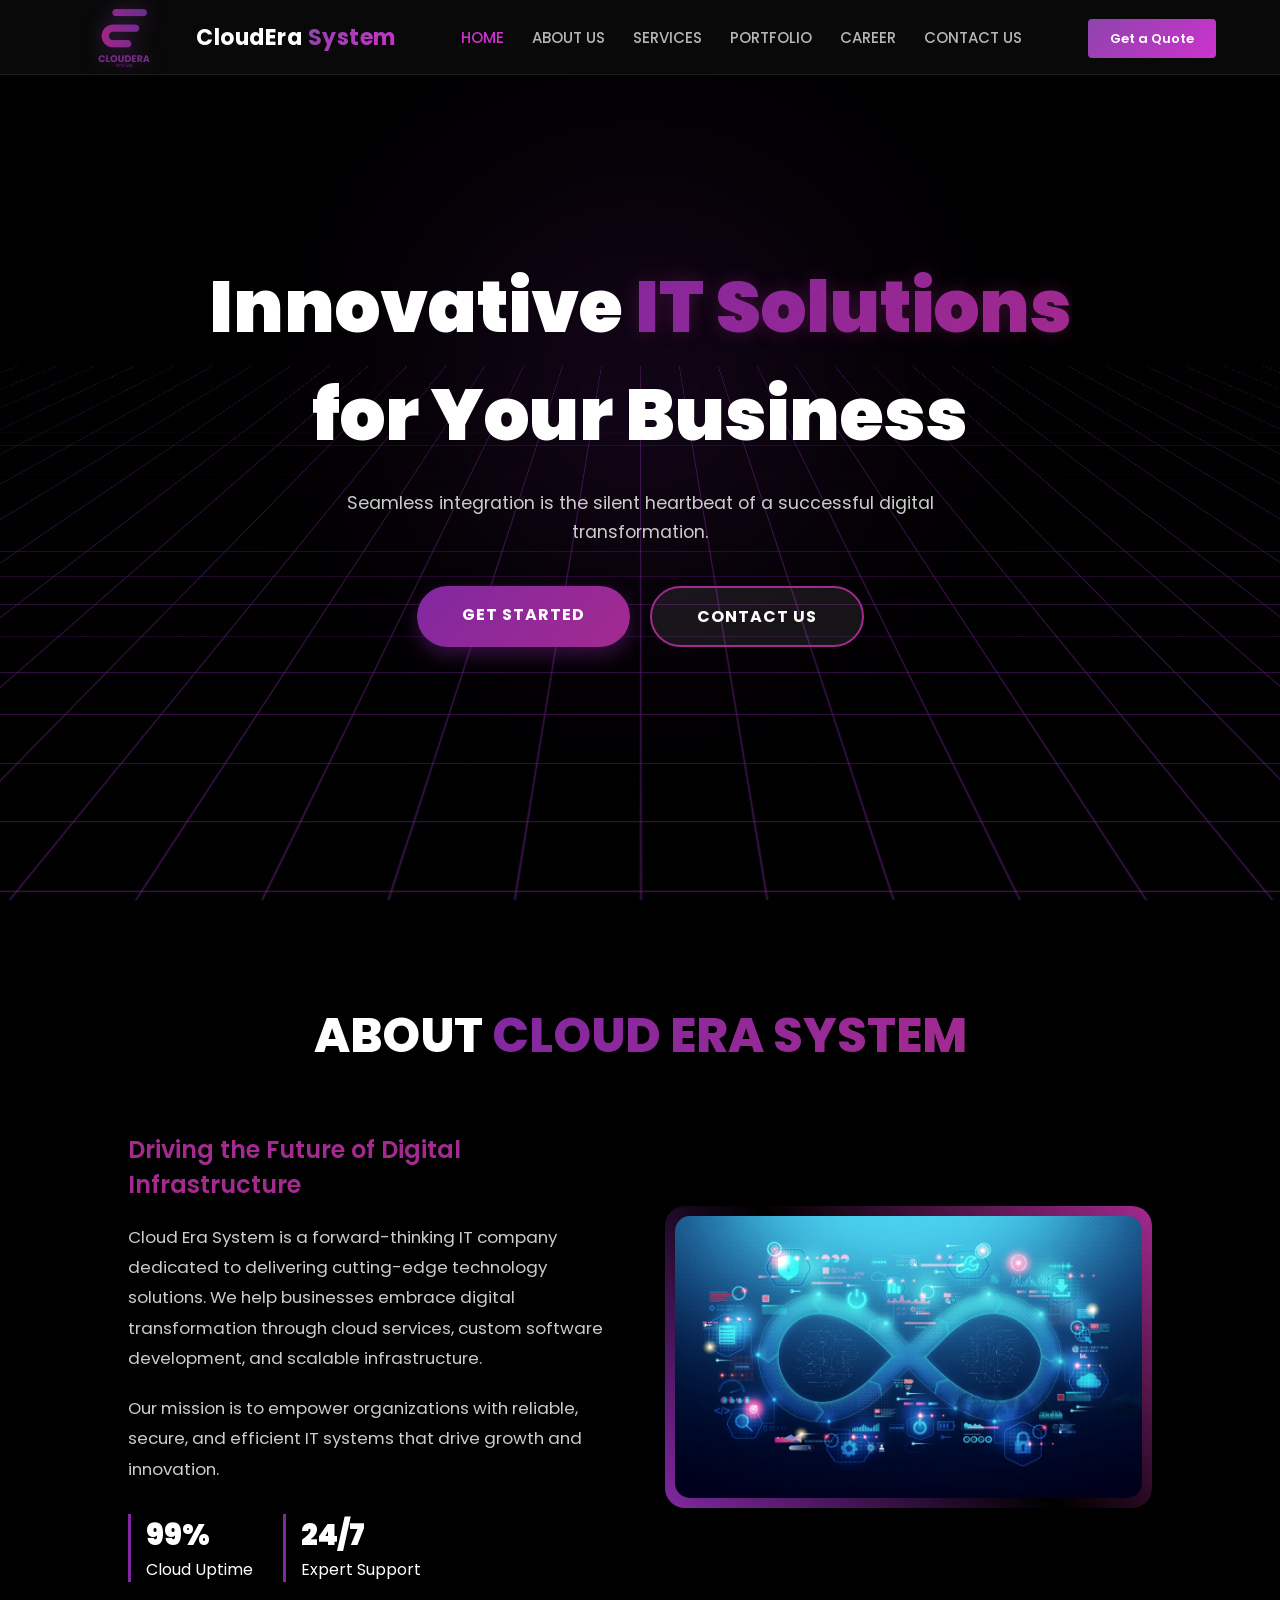
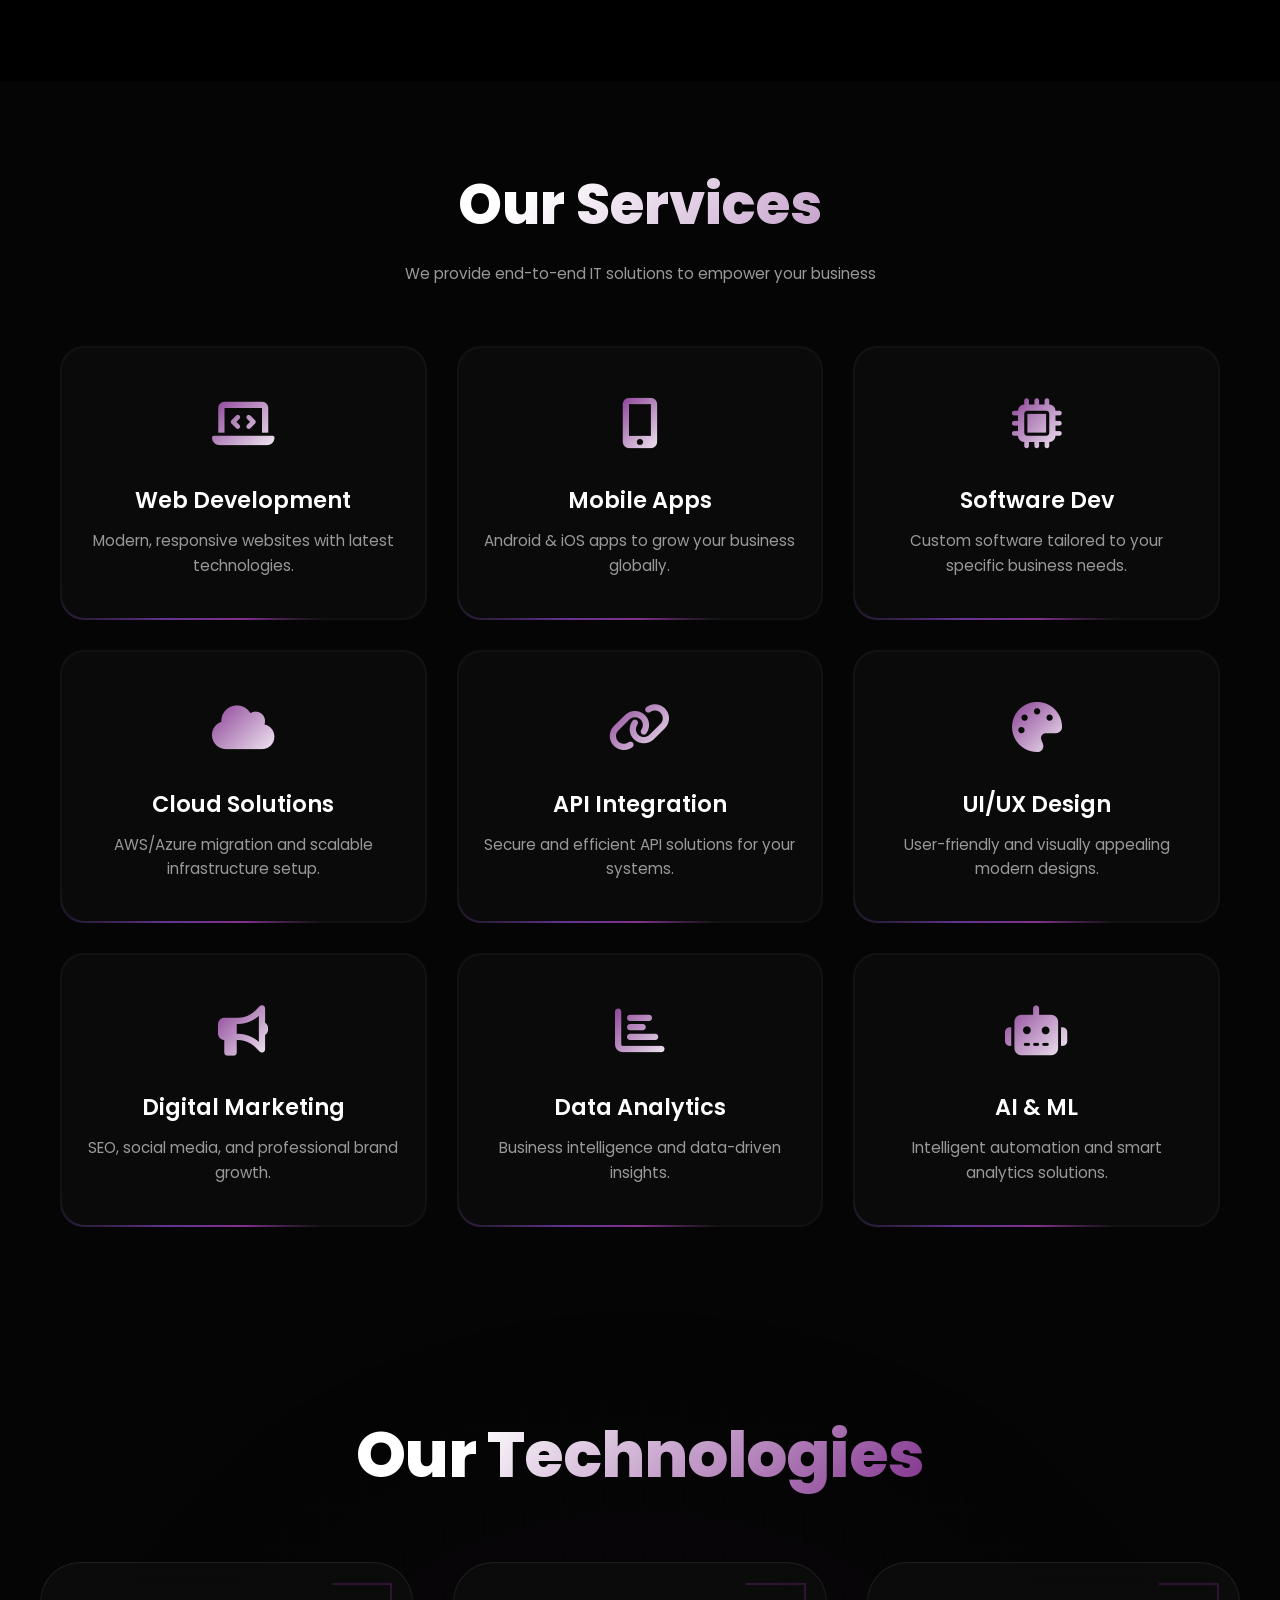
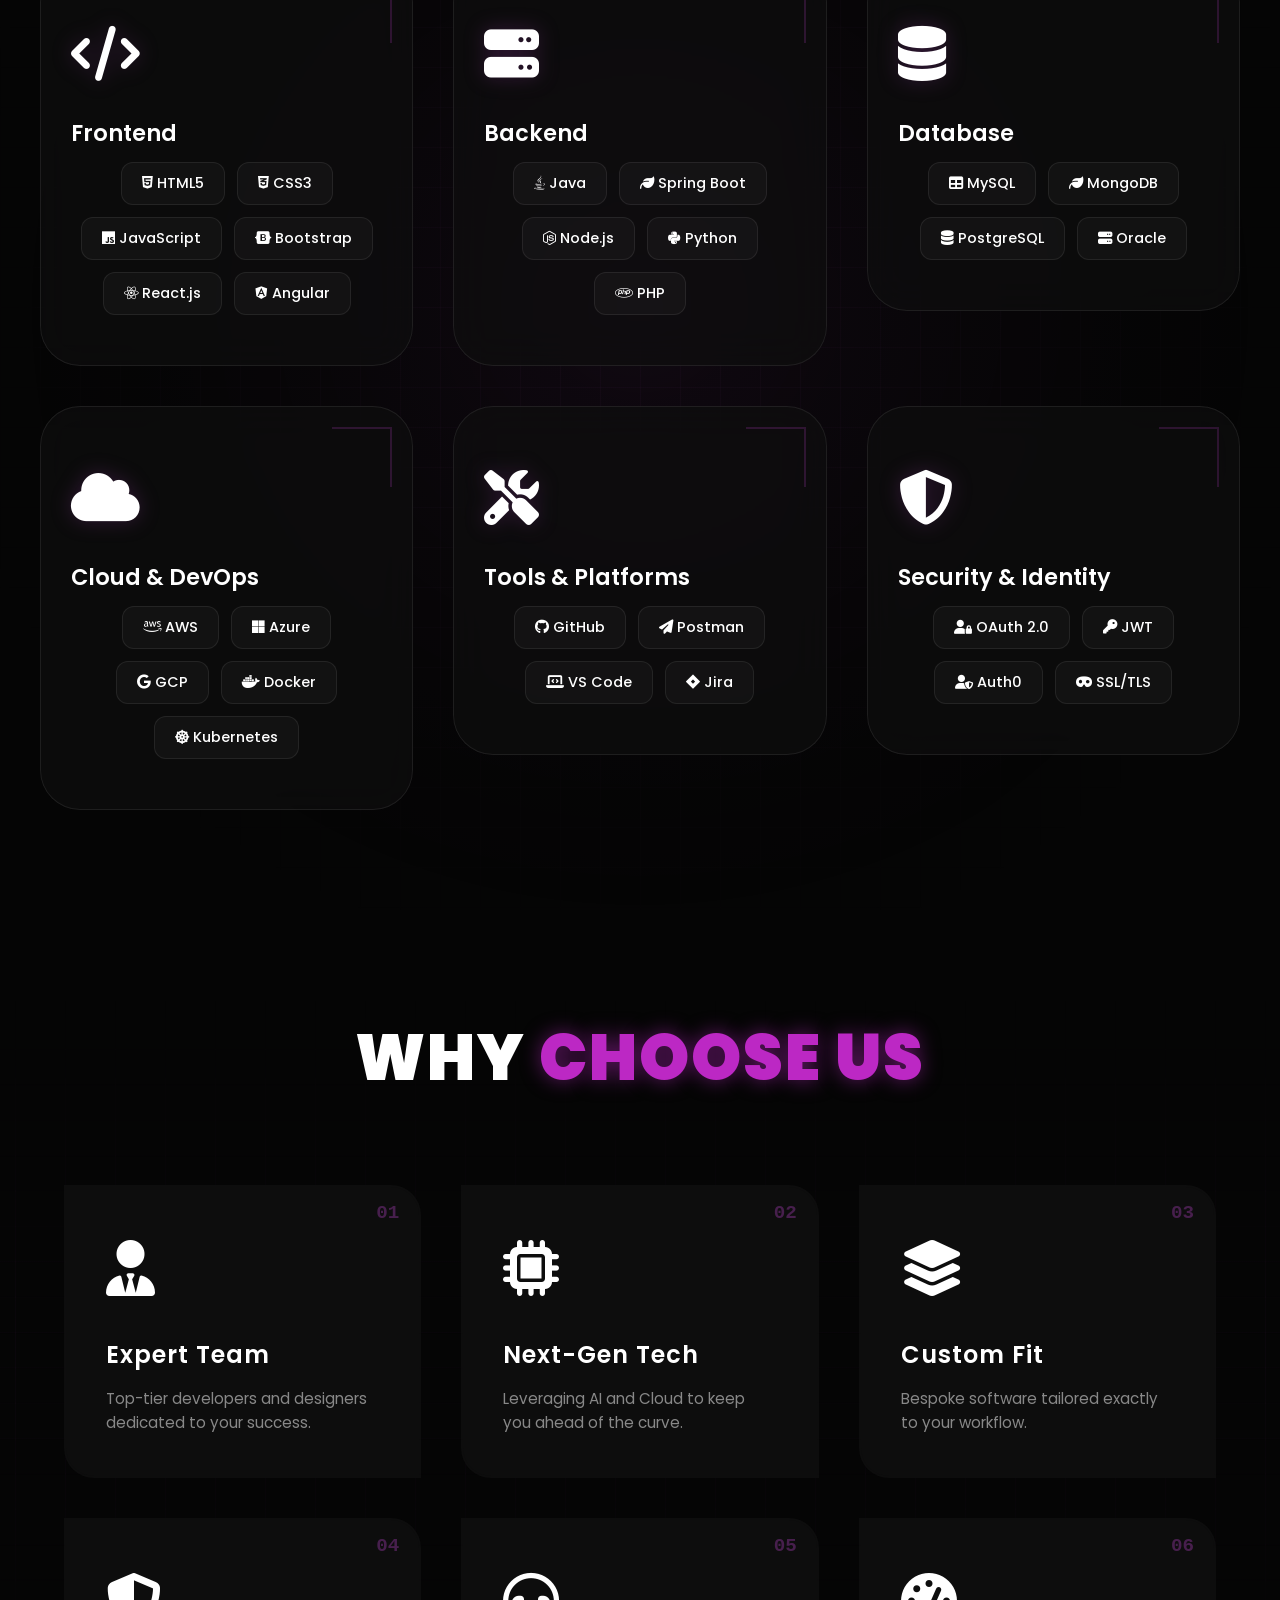
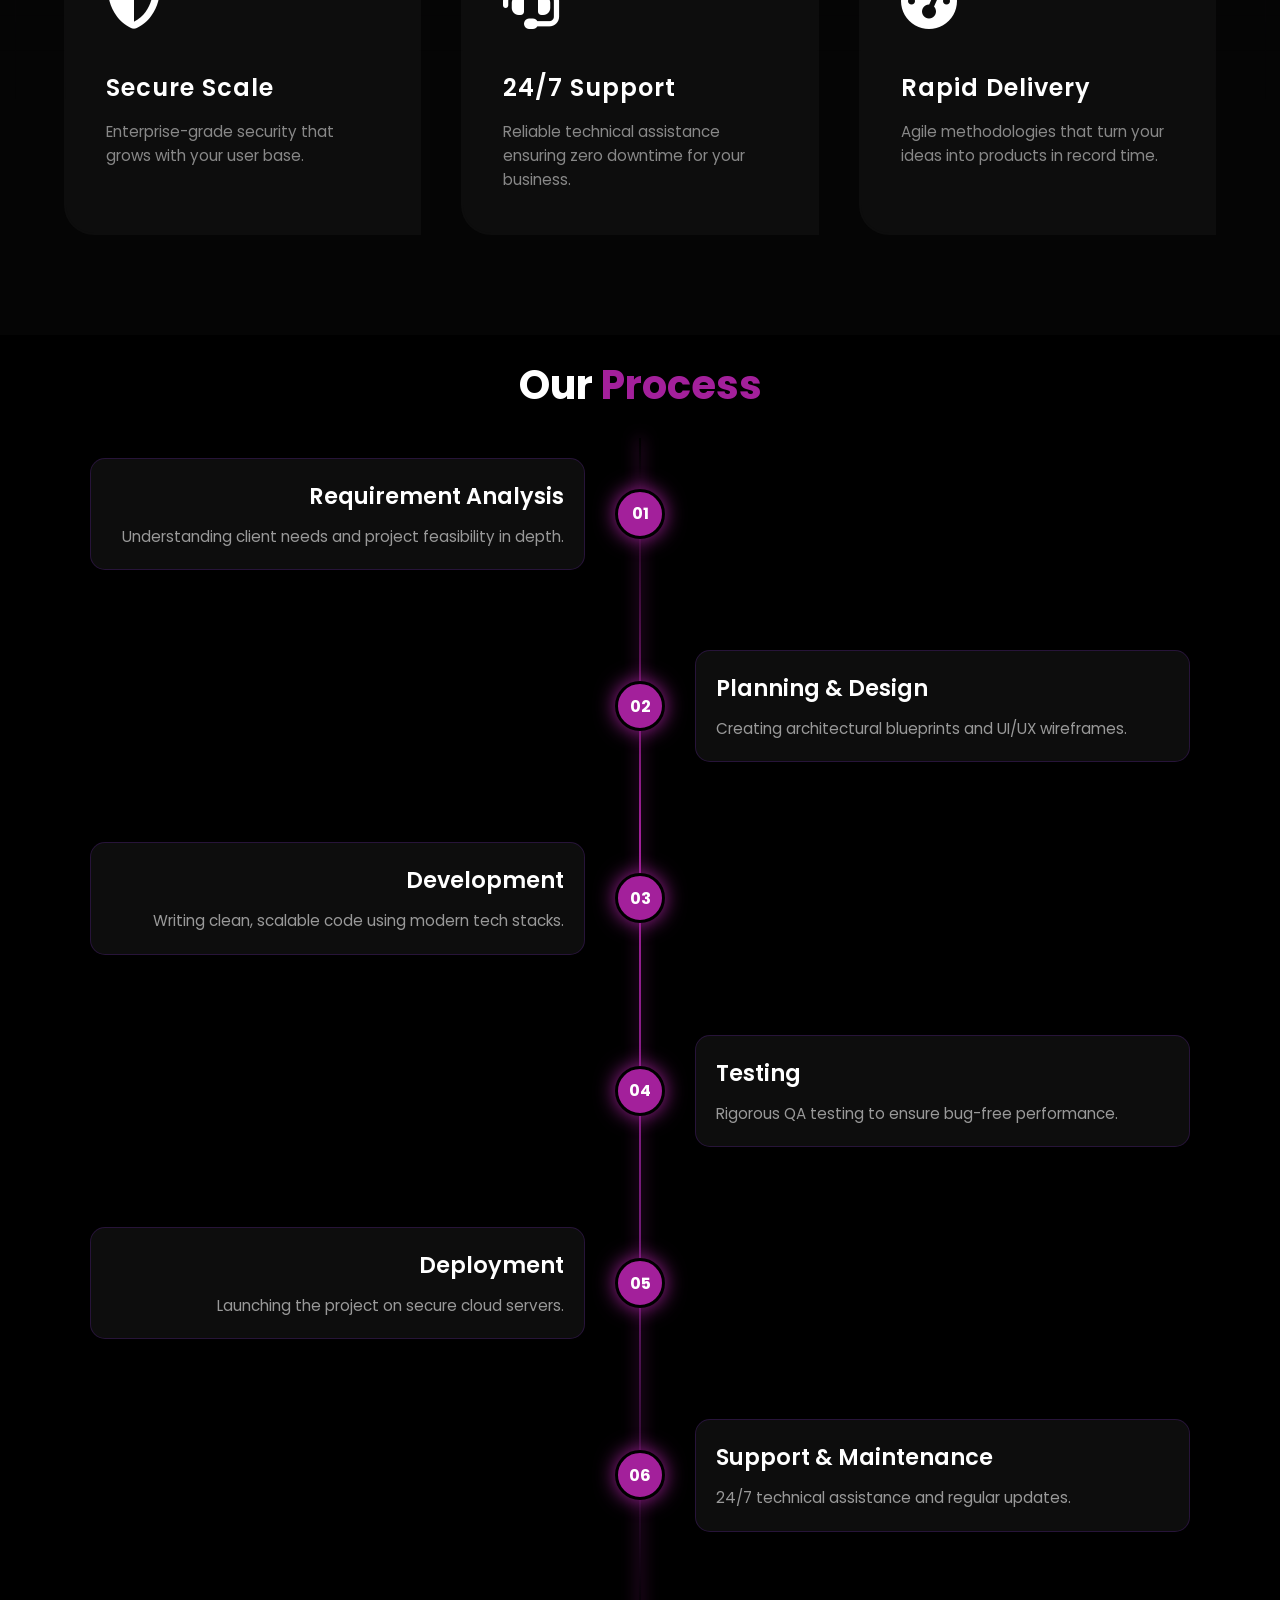
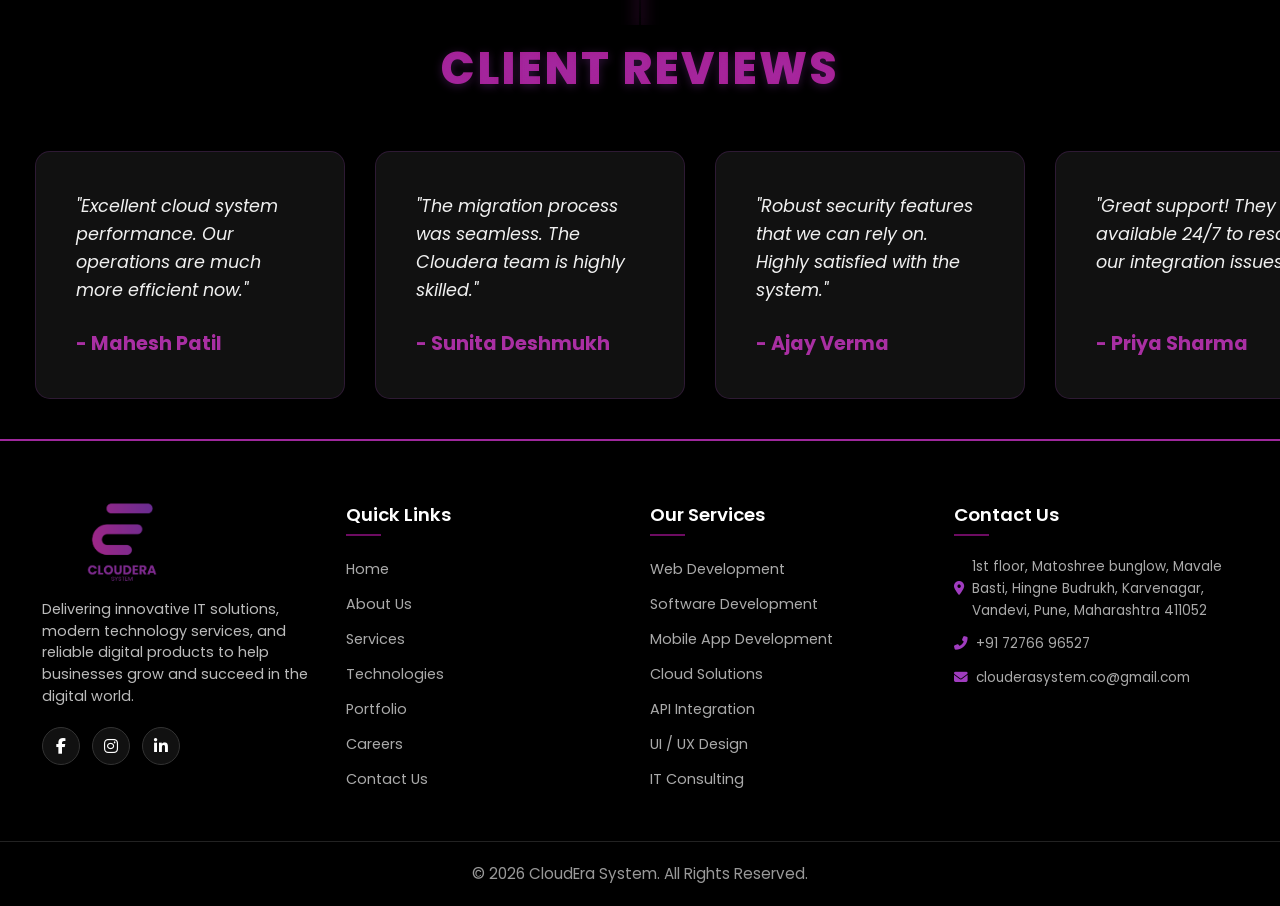
<file: index.html>
<!DOCTYPE html>
<html lang="en">

<head>
    <meta charset="UTF-8">
    <meta name="viewport" content="width=device-width, initial-scale=1.0">
    <title>CloudEra System | Premium IT Solutions</title>
    <link rel="stylesheet" href="index.css">
    <link rel="stylesheet" href="https://cdnjs.cloudflare.com/ajax/libs/font-awesome/6.5.1/css/all.min.css">
    <link href="https://fonts.googleapis.com/css2?family=Poppins:wght@300;400;500;600;700&display=swap"
        rel="stylesheet">
</head>

<body>
    <nav class="top-navbar" id="topNav">
        <div class="container">
            <div class="logo-box">
                <img src="Images/logo.png" alt="CloudEra Logo" class="main-logo">
                <span class="brand-name">CloudEra <span class="purple-txt">System</span></span>
            </div>
            <ul class="desktop-links">
                <li><a href="index.html">Home</a></li>
                <li><a href="about.html">About Us</a></li>
                <li><a href="services.html">Services</a></li>
                <li><a href="portfolio.html">Portfolio</a></li>
                <li><a href="career.html">Career</a></li>
                <li><a href="contact.html">Contact Us</a></li>
            </ul>
            <div class="nav-right">
                <a href="#" class="quote-btn">Get a Quote</a>
            </div>
        </div>
    </nav>

    <div class="floating-trigger" id="scrollToggle">
        <div class="hamburger">
            <span></span>
            <span></span>
            <span></span>
        </div>
    </div>

    <div class="side-drawer" id="sideMenu">
        <div class="drawer-header">
            <div class="drawer-logo-box">
                <img src="Images/logo.png" alt="Logo" class="sidebar-logo">
                <div class="drawer-brand">
                    <span class="name">CloudEra</span>
                    <span class="sub-name">System</span>
                </div>
            </div>
            <div class="close-btn" id="closeMenu">&times;</div>
        </div>

        <ul class="drawer-links">
            <li><a href="index.html">Home</a></li>
            <li><a href="about.html">About Us</a></li>
            <li><a href="services.html">Services</a></li>
            <li><a href="portfolio.html">Portfolio</a></li>
            <li><a href="career.html">Career</a></li>
            <li><a href="contact.html">Contact Us</a></li>
        </ul>

        <div class="drawer-footer">
            <a href="#" class="quote-btn sidebar-btn">Get a Free Quote</a>
        </div>
    </div>

    <!-- =====================
Hero Section
===================== -->

    <section class="hero-3d-wrapper">
        <div class="grid-3d-base"></div>
        <div class="glow-orb"></div>

        <div class="content-container">
            <div class="hero-main-box">
                <h1 class="typing-header">
                    Innovative <span class="cyan-gradient">IT Solutions</span><br>
                    for Your Business
                </h1>

                <p class="hero-subtext">
                    Seamless integration is the silent heartbeat of a successful digital transformation.
                </p>

                <div class="button-group-3d">
                    <a href="about.html" class="btn-3d btn-primary">Get Started</a>
                    <a href="contact.html" class="btn-3d btn-glass">Contact Us</a>
                </div>
            </div>
        </div>
    </section>

    <!--=====================
Hero Section
===================== -->

    <!-- =====================
about-section
===================== -->

    <section class="about-container section-padding" id="about">
        <div class="about-header">
            <h2 class="about-title">About <span class="purple-gradient">Cloud Era System</span></h2>
        </div>

        <div class="about-content-wrapper">
            <div class="about-text-column animate-left">
                <h3 class="sub-heading">Driving the Future of Digital Infrastructure</h3>
                <p class="about-description">
                    Cloud Era System is a forward-thinking IT company dedicated to delivering cutting-edge technology
                    solutions.
                    We help businesses embrace digital transformation through cloud services, custom software
                    development,
                    and scalable infrastructure.
                </p>
                <p class="about-description">
                    Our mission is to empower organizations with reliable, secure, and efficient IT systems that drive
                    growth and innovation.
                </p>

                <div class="stats-grid">
                    <div class="stat-item">
                        <span class="stat-number">99%</span>
                        <span class="stat-label">Cloud Uptime</span>
                    </div>
                    <div class="stat-item">
                        <span class="stat-number">24/7</span>
                        <span class="stat-label">Expert Support</span>
                    </div>
                </div>
            </div>

            <div class="about-visual-column animate-right">
                <div class="image-border-glow">
                    <img src="Images/about-home.jpeg" alt="Digital Technology" class="about-img">
                </div>
            </div>
        </div>
    </section>
    <!-- =====================
about-section
===================== -->

    <!-- =====================
services-section
===================== -->

    <section class="services-area">
        <div class="services-container">
            <div class="services-header" data-aos="fade-down">
                <h2 class="title">Our Services</h2>
                <p class="subtitle">We provide end-to-end IT solutions to empower your business</p>
            </div>

            <div class="services-grid">
                <div class="service-item" data-aos="fade-up" data-tilt data-tilt-max="15" data-tilt-speed="400"
                    data-tilt-glare="true" data-tilt-max-glare="0.3">
                    <div class="service-card-inner">
                        <div class="icon"><i class="fas fa-laptop-code"></i></div>
                        <h3>Web Development</h3>
                        <p>Modern, responsive websites with latest technologies.</p>
                        <div class="card-glow"></div>
                    </div>
                </div>

                <div class="service-item" data-aos="fade-up" data-aos-delay="100" data-tilt data-tilt-max="15">
                    <div class="service-card-inner">
                        <div class="icon"><i class="fas fa-mobile-alt"></i></div>
                        <h3>Mobile Apps</h3>
                        <p>Android & iOS apps to grow your business globally.</p>
                        <div class="card-glow"></div>
                    </div>
                </div>

                <div class="service-item" data-aos="fade-up" data-aos-delay="200" data-tilt data-tilt-max="15">
                    <div class="service-card-inner">
                        <div class="icon"><i class="fas fa-microchip"></i></div>
                        <h3>Software Dev</h3>
                        <p>Custom software tailored to your specific business needs.</p>
                        <div class="card-glow"></div>
                    </div>
                </div>

                <div class="service-item" data-aos="fade-up" data-tilt data-tilt-max="15">
                    <div class="service-card-inner">
                        <div class="icon"><i class="fas fa-cloud"></i></div>
                        <h3>Cloud Solutions</h3>
                        <p>AWS/Azure migration and scalable infrastructure setup.</p>
                        <div class="card-glow"></div>
                    </div>
                </div>

                <div class="service-item" data-aos="fade-up" data-aos-delay="100" data-tilt data-tilt-max="15">
                    <div class="service-card-inner">
                        <div class="icon"><i class="fas fa-link"></i></div>
                        <h3>API Integration</h3>
                        <p>Secure and efficient API solutions for your systems.</p>
                        <div class="card-glow"></div>
                    </div>
                </div>

                <div class="service-item" data-aos="fade-up" data-aos-delay="200" data-tilt data-tilt-max="15">
                    <div class="service-card-inner">
                        <div class="icon"><i class="fas fa-palette"></i></div>
                        <h3>UI/UX Design</h3>
                        <p>User-friendly and visually appealing modern designs.</p>
                        <div class="card-glow"></div>
                    </div>
                </div>

                <div class="service-item" data-aos="fade-up" data-tilt data-tilt-max="15">
                    <div class="service-card-inner">
                        <div class="icon"><i class="fas fa-bullhorn"></i></div>
                        <h3>Digital Marketing</h3>
                        <p>SEO, social media, and professional brand growth.</p>
                        <div class="card-glow"></div>
                    </div>
                </div>

                <div class="service-item" data-aos="fade-up" data-aos-delay="100" data-tilt data-tilt-max="15">
                    <div class="service-card-inner">
                        <div class="icon"><i class="fas fa-chart-bar"></i></div>
                        <h3>Data Analytics</h3>
                        <p>Business intelligence and data-driven insights.</p>
                        <div class="card-glow"></div>
                    </div>
                </div>

                <div class="service-item" data-aos="fade-up" data-aos-delay="200" data-tilt data-tilt-max="15">
                    <div class="service-card-inner">
                        <div class="icon"><i class="fas fa-robot"></i></div>
                        <h3>AI & ML</h3>
                        <p>Intelligent automation and smart analytics solutions.</p>
                        <div class="card-glow"></div>
                    </div>
                </div>
            </div>
        </div>
    </section>

    <!-- =====================
services-section
===================== -->

    <!-- =====================
tech-section
===================== -->

    <section class="tech-section">
        <div class="tech-bg-grid"></div>

        <div class="tech-container">
            <div class="tech-header" data-aos="fade-down">
                <h2 class="title">Our <span>Technologies</span></h2>
                <!-- <p class="subtitle">Modern architecture for high-performance applications.</p> -->
            </div>

            <div class="tech-grid">
                <div class="tech-card" data-aos="fade-up" data-tilt>
                    <div class="card-inner">
                        <div class="circuit-path"></div>
                        <div class="category-icon"><i class="fas fa-code"></i></div>
                        <h3>Frontend</h3>
                        <div class="tech-badges">
                            <span><i class="fab fa-html5"></i> HTML5</span>
                            <span><i class="fab fa-css3-alt"></i> CSS3</span>
                            <span><i class="fab fa-js"></i> JavaScript</span>
                            <span><i class="fab fa-bootstrap"></i> Bootstrap</span>
                            <span><i class="fab fa-react"></i> React.js</span>
                            <span><i class="fab fa-angular"></i> Angular</span>
                        </div>
                    </div>
                </div>

                <div class="tech-card" data-aos="fade-up" data-aos-delay="100" data-tilt>
                    <div class="card-inner">
                        <div class="circuit-path"></div>
                        <div class="category-icon"><i class="fas fa-server"></i></div>
                        <h3>Backend</h3>
                        <div class="tech-badges">
                            <span><i class="fab fa-java"></i> Java</span>
                            <span><i class="fas fa-leaf"></i> Spring Boot</span>
                            <span><i class="fab fa-node-js"></i> Node.js</span>
                            <span><i class="fab fa-python"></i> Python</span>
                            <span><i class="fab fa-php"></i> PHP</span>
                        </div>
                    </div>
                </div>

                <div class="tech-card" data-aos="fade-up" data-aos-delay="200" data-tilt>
                    <div class="card-inner">
                        <div class="circuit-path"></div>
                        <div class="category-icon"><i class="fas fa-database"></i></div>
                        <h3>Database</h3>
                        <div class="tech-badges">
                            <span><i class="fas fa-table"></i> MySQL</span>
                            <span><i class="fas fa-leaf"></i> MongoDB</span>
                            <span><i class="fas fa-database"></i> PostgreSQL</span>
                            <span><i class="fas fa-server"></i> Oracle</span>
                        </div>
                    </div>
                </div>

                <div class="tech-card" data-aos="fade-up" data-tilt>
                    <div class="card-inner">
                        <div class="circuit-path"></div>
                        <div class="category-icon"><i class="fas fa-cloud"></i></div>
                        <h3>Cloud & DevOps</h3>
                        <div class="tech-badges">
                            <span><i class="fab fa-aws"></i> AWS</span>
                            <span><i class="fab fa-microsoft"></i> Azure</span>
                            <span><i class="fab fa-google"></i> GCP</span>
                            <span><i class="fab fa-docker"></i> Docker</span>
                            <span><i class="fas fa-dharmachakra"></i> Kubernetes</span>
                        </div>
                    </div>
                </div>

                <div class="tech-card" data-aos="fade-up" data-aos-delay="100" data-tilt>
                    <div class="card-inner">
                        <div class="circuit-path"></div>
                        <div class="category-icon"><i class="fas fa-tools"></i></div>
                        <h3>Tools & Platforms</h3>
                        <div class="tech-badges">
                            <span><i class="fab fa-github"></i> GitHub</span>
                            <span><i class="fas fa-paper-plane"></i> Postman</span>
                            <span><i class="fas fa-laptop-code"></i> VS Code</span>
                            <span><i class="fab fa-jira"></i> Jira</span>
                        </div>
                    </div>
                </div>

                <div class="tech-card" data-aos="fade-up" data-aos-delay="300" data-tilt>
                    <div class="card-inner">
                        <div class="circuit-path"></div>
                        <div class="category-icon"><i class="fas fa-shield-halved"></i></div>
                        <h3>Security & Identity</h3>
                        <div class="tech-badges">
                            <span><i class="fas fa-user-lock"></i> OAuth 2.0</span>
                            <span><i class="fas fa-key"></i> JWT</span>
                            <span><i class="fas fa-user-shield"></i> Auth0</span>
                            <span><i class="fas fa-mask"></i> SSL/TLS </span>
                        </div>
                    </div>
                </div>

            </div>
        </div>
    </section>

    <!-- =====================
tech-section
===================== -->

    <!-- ====================
why-choose-us
==================== -->

    <section class="cyber-section">
        <div class="cyber-grid-bg"></div>

        <div class="cyber-container">
            <div class="cyber-header" data-aos="fade-down">
                <h2 class="cyber-title">Why <span>Choose Us</span></h2>
            </div>

            <div class="cyber-flex-grid">
                <div class="cyber-card" data-aos="fade-right">
                    <div class="cyber-border-beam"></div>
                    <div class="cyber-inner">
                        <div class="cyber-badge">01</div>
                        <div class="cyber-icon"><i class="fa-solid fa-user-tie"></i></div>
                        <h3>Expert Team</h3>
                        <p>Top-tier developers and designers dedicated to your success.</p>
                    </div>
                </div>

                <div class="cyber-card" data-aos="fade-up">
                    <div class="cyber-border-beam"></div>
                    <div class="cyber-inner">
                        <div class="cyber-badge">02</div>
                        <div class="cyber-icon"><i class="fa-solid fa-microchip"></i></div>
                        <h3>Next-Gen Tech</h3>
                        <p>Leveraging AI and Cloud to keep you ahead of the curve.</p>
                    </div>
                </div>

                <div class="cyber-card" data-aos="fade-left">
                    <div class="cyber-border-beam"></div>
                    <div class="cyber-inner">
                        <div class="cyber-badge">03</div>
                        <div class="cyber-icon"><i class="fa-solid fa-layer-group"></i></div>
                        <h3>Custom Fit</h3>
                        <p>Bespoke software tailored exactly to your workflow.</p>
                    </div>
                </div>

                <div class="cyber-card" data-aos="fade-right">
                    <div class="cyber-border-beam"></div>
                    <div class="cyber-inner">
                        <div class="cyber-badge">04</div>
                        <div class="cyber-icon"><i class="fa-solid fa-shield-halved"></i></div>
                        <h3>Secure Scale</h3>
                        <p>Enterprise-grade security that grows with your user base.</p>
                    </div>
                </div>

                <div class="cyber-card" data-aos="fade-up">
                    <div class="cyber-border-beam"></div>
                    <div class="cyber-inner">
                        <div class="cyber-badge">05</div>
                        <div class="cyber-icon"><i class="fa-solid fa-headset"></i></div>
                        <h3>24/7 Support</h3>
                        <p>Reliable technical assistance ensuring zero downtime for your business.</p>
                    </div>
                </div>

                <div class="cyber-card" data-aos="fade-left">
                    <div class="cyber-border-beam"></div>
                    <div class="cyber-inner">
                        <div class="cyber-badge">06</div>
                        <div class="cyber-icon"><i class="fa-solid fa-gauge-high"></i></div>
                        <h3>Rapid Delivery</h3>
                        <p>Agile methodologies that turn your ideas into products in record time.</p>
                    </div>
                </div>
            </div>
        </div>
    </section>

    <!-- ====================
why-choose-us
==================== -->

    <!-- ====================
Our Process
==================== -->

    <section class="process-section">
        <div class="process-bg-glow"></div>
        <div class="process-container">
            <h2 class="process-header">Our <span>Process</span></h2>

            <div class="pipeline-container">
                <div class="central-pipeline"></div>

                <div class="process-node left">
                    <div class="node-icon">01</div>
                    <div class="node-content">
                        <h3>Requirement Analysis</h3>
                        <p>Understanding client needs and project feasibility in depth.</p>
                    </div>
                </div>

                <div class="process-node right">
                    <div class="node-icon">02</div>
                    <div class="node-content">
                        <h3>Planning & Design</h3>
                        <p>Creating architectural blueprints and UI/UX wireframes.</p>
                    </div>
                </div>

                <div class="process-node left">
                    <div class="node-icon">03</div>
                    <div class="node-content">
                        <h3>Development</h3>
                        <p>Writing clean, scalable code using modern tech stacks.</p>
                    </div>
                </div>

                <div class="process-node right">
                    <div class="node-icon">04</div>
                    <div class="node-content">
                        <h3>Testing</h3>
                        <p>Rigorous QA testing to ensure bug-free performance.</p>
                    </div>
                </div>

                <div class="process-node left">
                    <div class="node-icon">05</div>
                    <div class="node-content">
                        <h3>Deployment</h3>
                        <p>Launching the project on secure cloud servers.</p>
                    </div>
                </div>

                <div class="process-node right">
                    <div class="node-icon">06</div>
                    <div class="node-content">
                        <h3>Support & Maintenance</h3>
                        <p>24/7 technical assistance and regular updates.</p>
                    </div>
                </div>
            </div>
        </div>
    </section>

    <!-- ====================
Our Process
==================== -->

    <!-- ====================
client Reviews
==================== -->

    <section class="review-section">

        <h1 class="main-heading">Client Reviews</h1>

        <div class="slider-container">
            <div class="slide-track">

                <div class="review-card">
                    <div class="card-content">
                        <p class="review-text">"Excellent cloud system performance. Our operations are much more
                            efficient now."</p>
                        <h4 class="client-name">- Mahesh Patil</h4>
                        <!-- <div class="client-title">CTO, Tech Solutions</div> -->
                    </div>
                </div>

                <div class="review-card">
                    <div class="card-content">
                        <p class="review-text">"The migration process was seamless. The Cloudera team is highly
                            skilled."</p>
                        <h4 class="client-name">- Sunita Deshmukh</h4>
                        <!-- <div class="client-title">Head of IT, DataCorp</div> -->
                    </div>
                </div>

                <div class="review-card">
                    <div class="card-content">
                        <p class="review-text">"Robust security features that we can rely on. Highly satisfied with the
                            system."</p>
                        <h4 class="client-name">- Ajay Verma</h4>
                        <!-- <div class="client-title">Founder, StartUp Hub</div> -->
                    </div>
                </div>

                <div class="review-card">
                    <div class="card-content">
                        <p class="review-text">"Great support! They were available 24/7 to resolve our integration
                            issues."</p>
                        <h4 class="client-name">- Priya Sharma</h4>
                        <!-- <div class="client-title">Project Manager, InfraWorks</div> -->
                    </div>
                </div>

                <div class="review-card">
                    <div class="card-content">
                        <p class="review-text">"Excellent cloud system performance. Our operations are much more
                            efficient now."</p>
                        <h4 class="client-name">- Mahesh Patil</h4>
                        <!-- <div class="client-title">CTO, Tech Solutions</div> -->
                    </div>
                </div>

                <div class="review-card">
                    <div class="card-content">
                        <p class="review-text">"The migration process was seamless. The Cloudera team is highly
                            skilled."</p>
                        <h4 class="client-name">- Sunita Deshmukh</h4>
                        <!-- <div class="client-title">Head of IT, DataCorp</div> -->
                    </div>
                </div>

                <div class="review-card">
                    <div class="card-content">
                        <p class="review-text">"Robust security features that we can rely on. Highly satisfied with the
                            system."</p>
                        <h4 class="client-name">- Ajay Verma</h4>
                        <!-- <div class="client-title">Founder, StartUp Hub</div> -->
                    </div>
                </div>

                <div class="review-card">
                    <div class="card-content">
                        <p class="review-text">"Great support! They were available 24/7 to resolve our integration
                            issues."</p>
                        <h4 class="client-name">- Priya Sharma</h4>
                        <!-- <div class="client-title">Project Manager, InfraWorks</div> -->
                    </div>
                </div>

            </div>
        </div>

    </section>

    <!-- ====================
client Reviews
====================  -->

    <!-- =====================
footer
===================== -->
    <link rel="stylesheet" href="https://cdnjs.cloudflare.com/ajax/libs/font-awesome/6.5.1/css/all.min.css">

    <footer class="main-footer">
        <div class="footer-container">

            <div class="footer-col">
                <div class="footer-logo">
                    <img src="Images/logo.png" alt="CloudEra Logo" class="logo-img">
                </div>
                <p class="footer-desc">
                    Delivering innovative IT solutions, modern technology services, and reliable digital products to
                    help businesses grow and succeed in the digital world.
                </p>
                <div class="social-links">
                    <a href="#" class="social-icon"><i class="fa-brands fa-facebook-f"></i></a>
                    <a href="#" class="social-icon"><i class="fa-brands fa-instagram"></i></a>
                    <a href="#" class="social-icon"><i class="fa-brands fa-linkedin-in"></i></a>
                </div>
            </div>

            <div class="footer-col">
                <h3 class="col-title">Quick Links</h3>
                <ul class="footer-links">
                    <li><a href="#">Home</a></li>
                    <li><a href="#">About Us</a></li>
                    <li><a href="#">Services</a></li>
                    <li><a href="#">Technologies</a></li>
                    <li><a href="#">Portfolio</a></li>
                    <li><a href="#">Careers</a></li>
                    <li><a href="#">Contact Us</a></li>
                </ul>
            </div>

            <div class="footer-col">
                <h3 class="col-title">Our Services</h3>
                <ul class="footer-links">
                    <li><a href="#">Web Development</a></li>
                    <li><a href="#">Software Development</a></li>
                    <li><a href="#">Mobile App Development</a></li>
                    <li><a href="#">Cloud Solutions</a></li>
                    <li><a href="#">API Integration</a></li>
                    <li><a href="#">UI / UX Design</a></li>
                    <li><a href="#">IT Consulting</a></li>
                </ul>
            </div>

            <div class="footer-col">
                <h3 class="col-title">Contact Us</h3>
                <div class="contact-info">
                    <p><i class="fas fa-map-marker-alt"></i> 1st floor, Matoshree bunglow, Mavale Basti, Hingne Budrukh,
                        Karvenagar, Vandevi, Pune, Maharashtra 411052</p>
                    <p><i class="fas fa-phone-alt"></i> +91 72766 96527
                    </p>
                    <p><i class="fas fa-envelope"></i> clouderasystem.co@gmail.com</p>
                </div>
            </div>

        </div>

        <div class="footer-bottom">
            <p>&copy; 2026 CloudEra System. All Rights Reserved.</p>
        </div>
    </footer>

    <!-- =====================
footer
===================== -->


    <script src="index.js"></script>
</body>

</html>
</file>
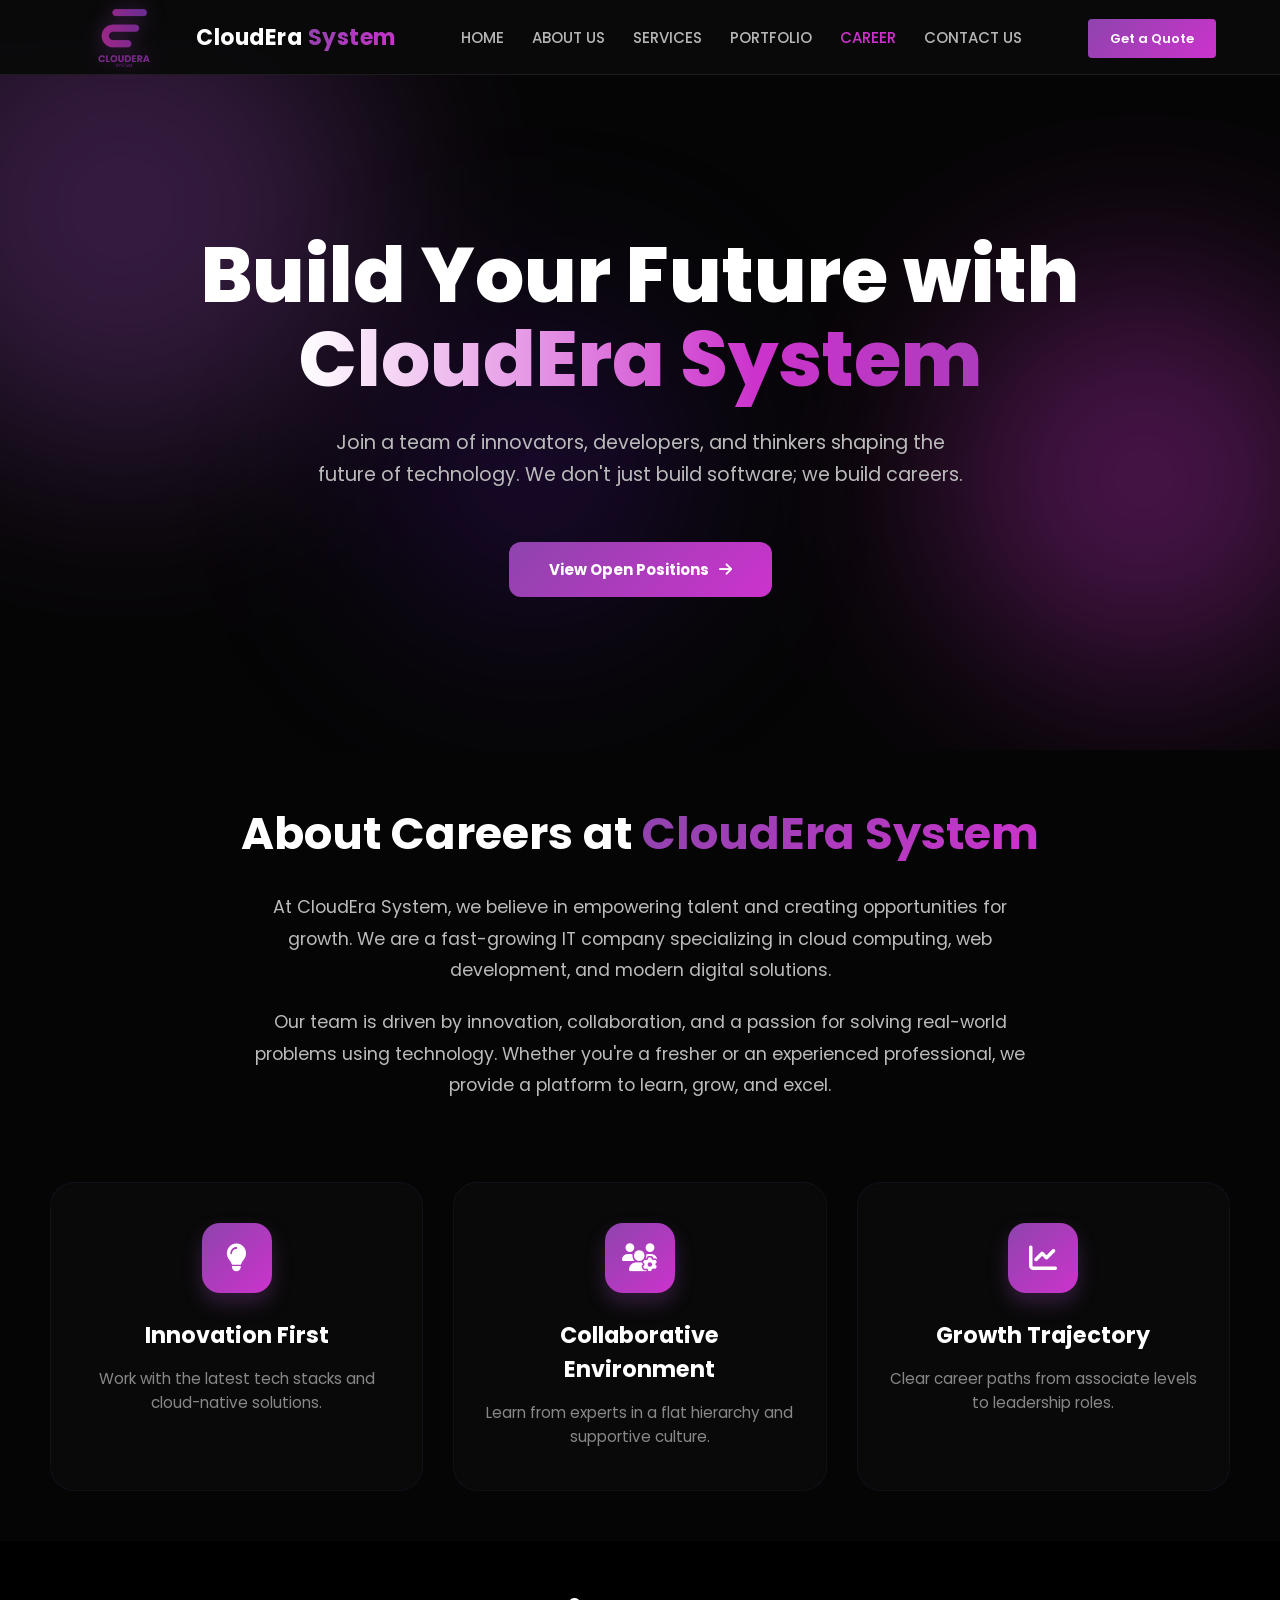
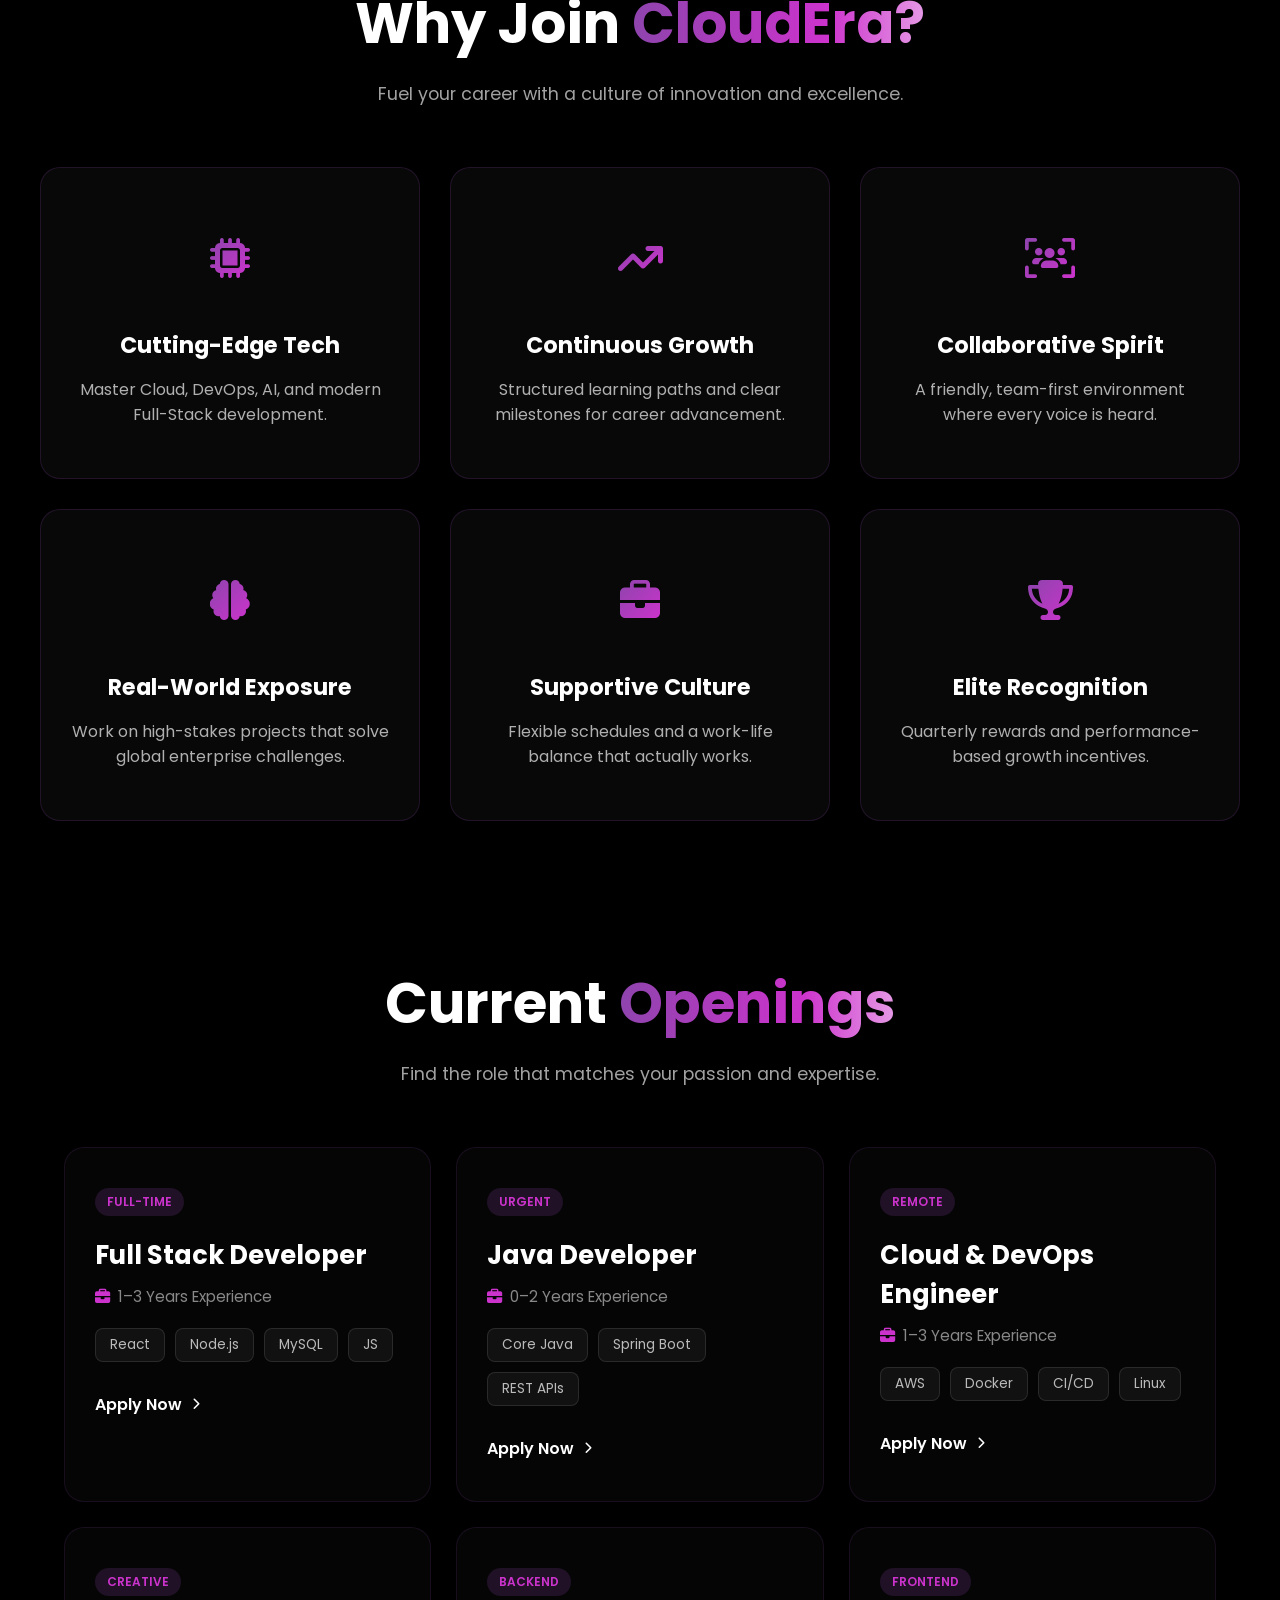
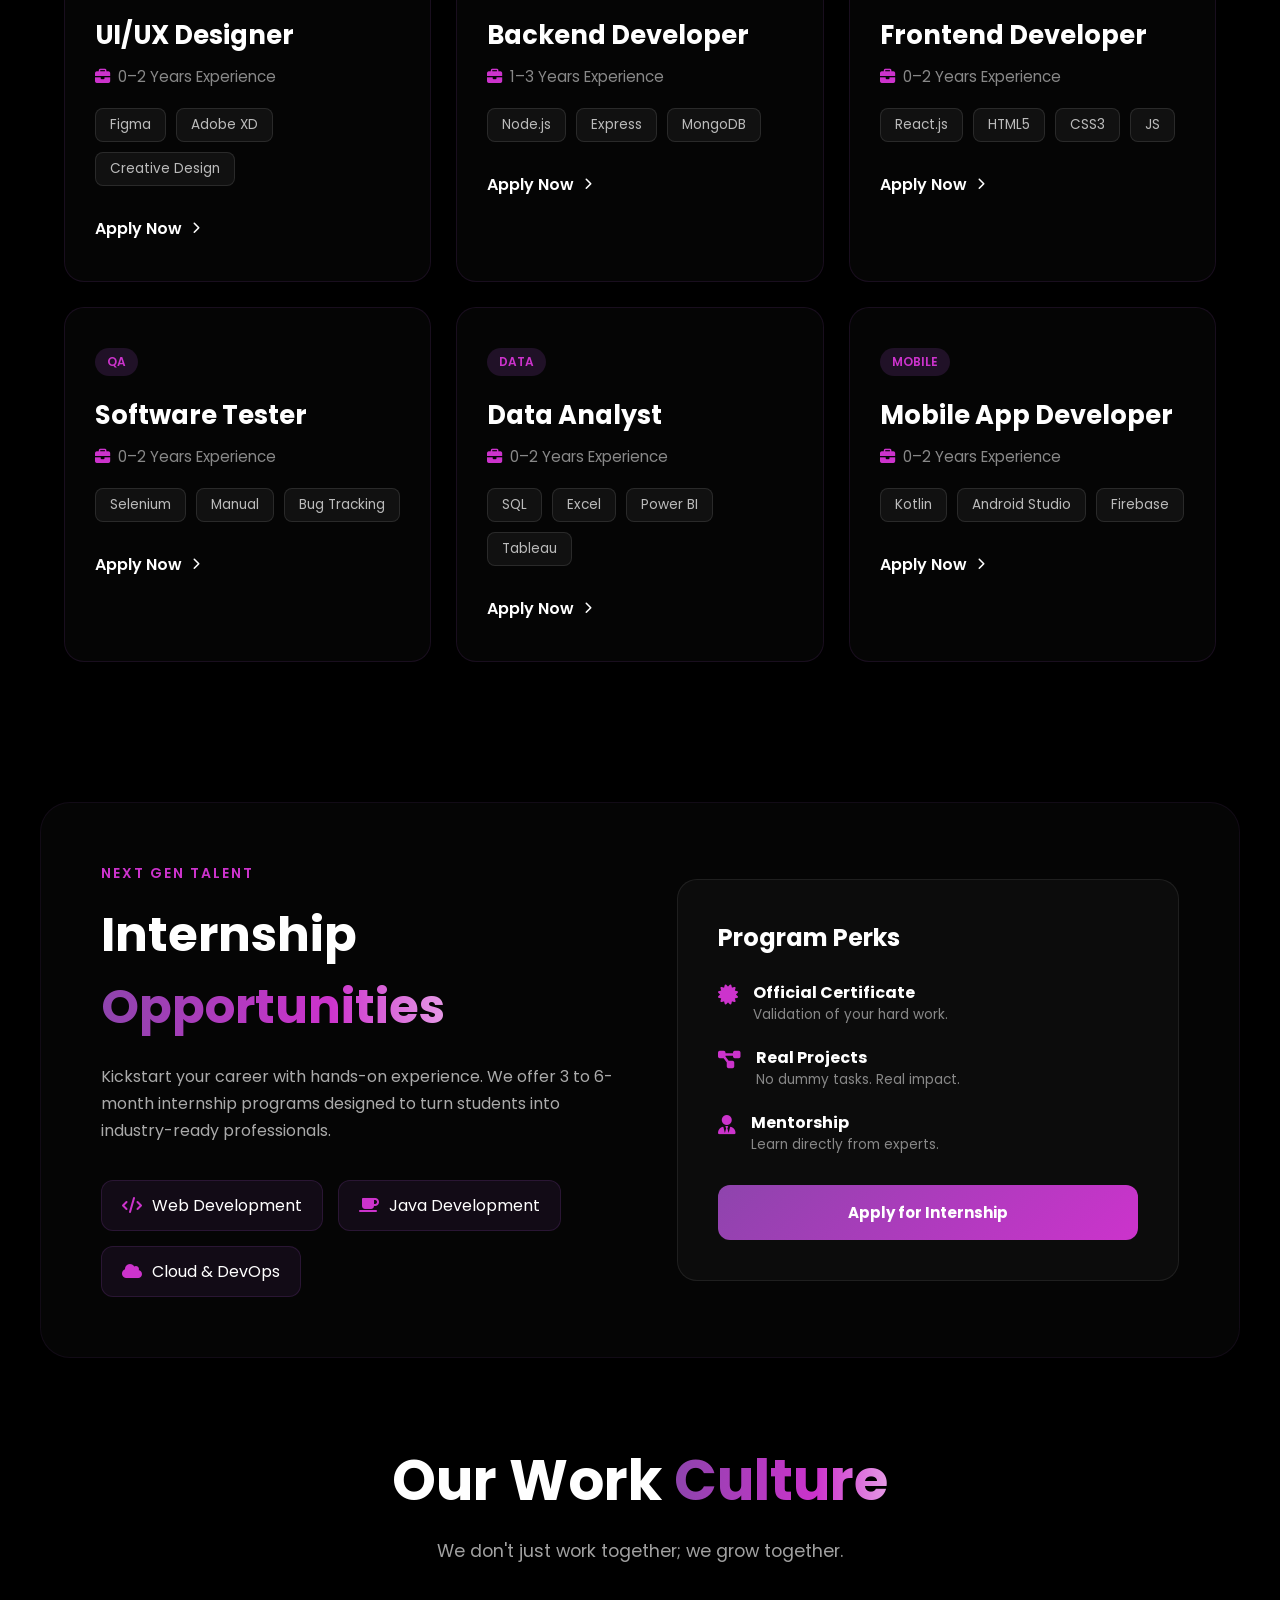
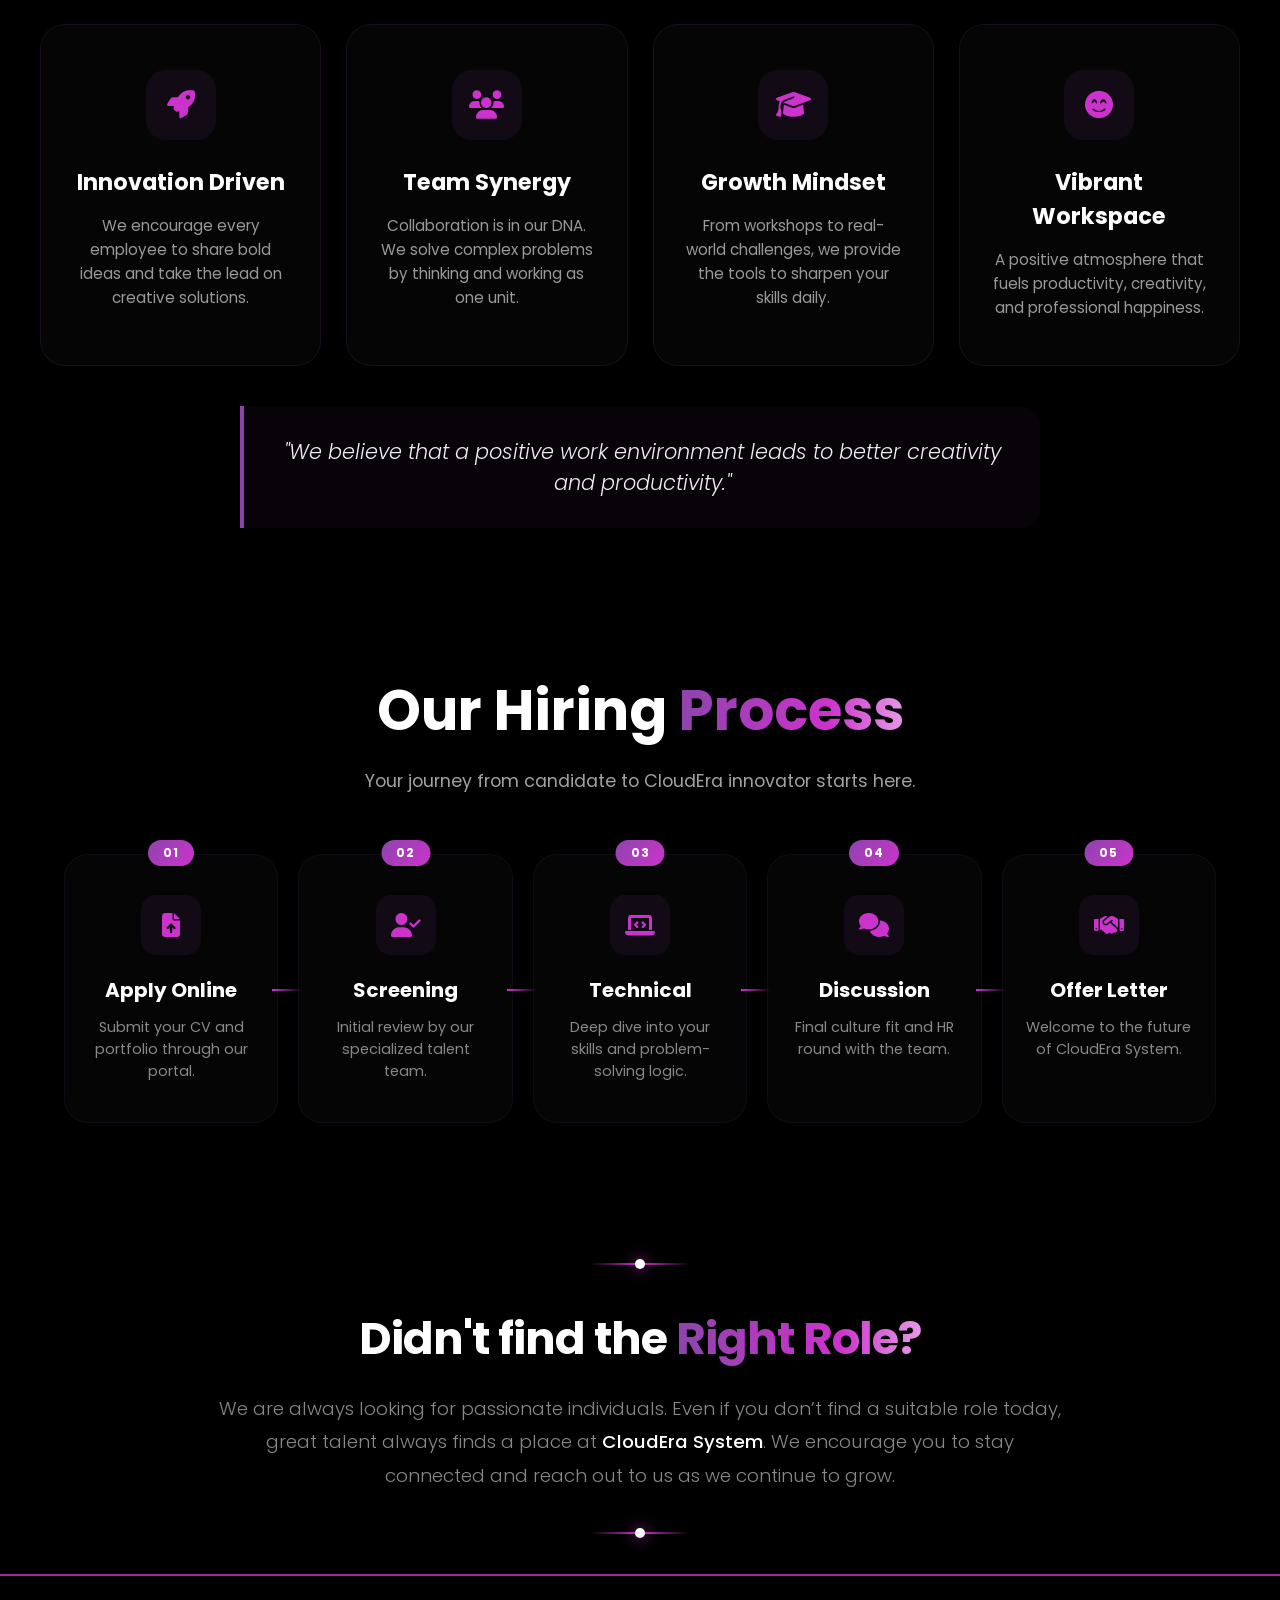
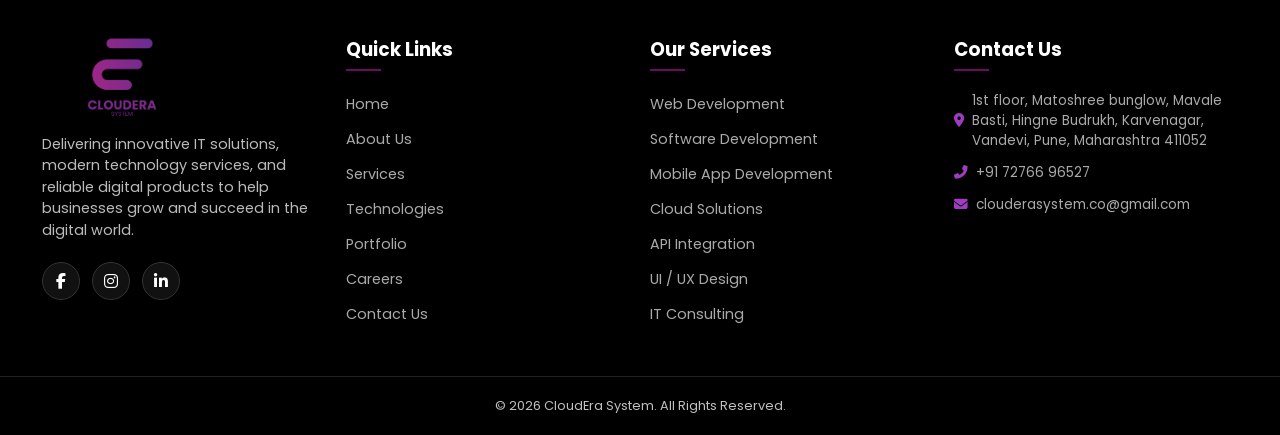
<file: career.html>
<!DOCTYPE html>
<html lang="en">

<head>
    <meta charset="UTF-8">
    <meta name="viewport" content="width=device-width, initial-scale=1.0">
    <title>CloudEra System | Compact Sidebar</title>
    <link rel="stylesheet" href="career.css">
    <link href="https://fonts.googleapis.com/css2?family=Poppins:wght@300;400;500;600;700&display=swap"
        rel="stylesheet">
</head>

<body>

    <nav class="top-navbar" id="topNav">
        <div class="container">
            <div class="logo-box">
                <img src="Images/logo.png" alt="CloudEra Logo" class="main-logo">
                <span class="brand-name">CloudEra <span class="purple-txt">System</span></span>
            </div>
            <ul class="desktop-links">
                <li><a href="index.html">Home</a></li>
                <li><a href="about.html">About Us</a></li>
                <li><a href="services.html">Services</a></li>
                <li><a href="portfolio.html">Portfolio</a></li>
                <li><a href="career.html" class="active">Career</a></li>
                <li><a href="contact.html">Contact Us</a></li>
            </ul>
            <div class="nav-right">
                <a href="#" class="quote-btn">Get a Quote</a>
            </div>
        </div>
    </nav>

    <div class="floating-trigger" id="scrollToggle">
        <div class="hamburger">
            <span></span>
            <span></span>
            <span></span>
        </div>
    </div>

    <div class="side-drawer" id="sideMenu">
        <div class="drawer-header">
            <div class="drawer-logo-box">
                <img src="Images/logo.png" alt="Logo" class="sidebar-logo">
                <div class="drawer-brand">
                    <span class="name">CloudEra</span>
                    <span class="sub-name">System</span>
                </div>
            </div>
            <div class="close-btn" id="closeMenu">&times;</div>
        </div>

        <ul class="drawer-links">
            <li><a href="index.html">Home</a></li>
            <li><a href="about.html">About Us</a></li>
            <li><a href="services.html">Services</a></li>
            <li><a href="portfolio.html">Portfolio</a></li>
            <li><a href="career.html">Career</a></li>
            <li><a href="contact.html">Contact Us</a></li>
        </ul>

        <div class="drawer-footer">
            <a href="#" class="quote-btn sidebar-btn">Get a Free Quote</a>
        </div>
    </div>


    <!--========================== HERO SECTION -->

    <section class="career-hero">
        <div class="hero-bg-shapes">
            <div class="shape blob1"></div>
            <div class="shape blob2"></div>
            <div class="shape blob3"></div>
        </div>

        <div class="career-container">
            <div class="hero-content">
                <h1 class="hero-title">
                    Build Your Future with <br>
                    <span class="gradient-text">CloudEra System</span>
                </h1>

                <p class="hero-subtitle">
                    Join a team of innovators, developers, and thinkers shaping the future of technology. We don't just
                    build software; we build careers.
                </p>

                <div class="hero-btns">
                    <a href="#openings" class="btn-primary">
                        <span>View Open Positions</span>
                        <i class="fas fa-arrow-right"></i>
                    </a>

                </div>
            </div>
        </div>
    </section>


    <section class="about-careers">
        <div class="about-careers-container">
            <div class="about-text-content">
                <h2 class="about-title">About Careers at <span class="purple-txt">CloudEra System</span></h2>
                <p class="about-desc">
                    At CloudEra System, we believe in empowering talent and creating opportunities for growth. We are a
                    fast-growing IT company specializing in cloud computing, web development, and modern digital
                    solutions.
                </p>
                <p class="about-desc">
                    Our team is driven by innovation, collaboration, and a passion for solving real-world problems using
                    technology. Whether you're a fresher or an experienced professional, we provide a platform to learn,
                    grow, and excel.
                </p>
            </div>

            <div class="careers-features">
                <div class="feature-card reveal-up">
                    <div class="icon-box"><i class="fas fa-lightbulb"></i></div>
                    <h3>Innovation First</h3>
                    <p>Work with the latest tech stacks and cloud-native solutions.</p>
                </div>
                <div class="feature-card reveal-up" style="transition-delay: 0.2s;">
                    <div class="icon-box"><i class="fas fa-users-cog"></i></div>
                    <h3>Collaborative Environment</h3>
                    <p>Learn from experts in a flat hierarchy and supportive culture.</p>
                </div>
                <div class="feature-card reveal-up" style="transition-delay: 0.4s;">
                    <div class="icon-box"><i class="fas fa-chart-line"></i></div>
                    <h3>Growth Trajectory</h3>
                    <p>Clear career paths from associate levels to leadership roles.</p>
                </div>
            </div>
        </div>
    </section>


    <section class="why-join-us dark-theme">
        <div class="container-wide">
            <div class="section-header-centered">
                <h2 class="section-title">Why Join <span class="purple-txt-animated">CloudEra?</span></h2>
                <p class="section-subtitle">Fuel your career with a culture of innovation and excellence.</p>
            </div>

            <div class="benefits-grid">
                <div class="benefit-box reveal-up">
                    <div class="icon-container">
                        <i class="fa-solid fa-microchip"></i>
                        <div class="aura"></div>
                    </div>
                    <h3>Cutting-Edge Tech</h3>
                    <p>Master Cloud, DevOps, AI, and modern Full-Stack development.</p>
                </div>

                <div class="benefit-box reveal-up" style="transition-delay: 0.1s;">
                    <div class="icon-container">
                        <i class="fa-solid fa-arrow-trend-up"></i>
                        <div class="aura"></div>
                    </div>
                    <h3>Continuous Growth</h3>
                    <p>Structured learning paths and clear milestones for career advancement.</p>
                </div>

                <div class="benefit-box reveal-up" style="transition-delay: 0.2s;">
                    <div class="icon-container">
                        <i class="fa-solid fa-users-viewfinder"></i>
                        <div class="aura"></div>
                    </div>
                    <h3>Collaborative Spirit</h3>
                    <p>A friendly, team-first environment where every voice is heard.</p>
                </div>

                <div class="benefit-box reveal-up" style="transition-delay: 0.3s;">
                    <div class="icon-container">
                        <i class="fa-solid fa-brain"></i>
                        <div class="aura"></div>
                    </div>
                    <h3>Real-World Exposure</h3>
                    <p>Work on high-stakes projects that solve global enterprise challenges.</p>
                </div>

                <div class="benefit-box reveal-up" style="transition-delay: 0.4s;">
                    <div class="icon-container">
                        <i class="fa-solid fa-briefcase"></i>
                        <div class="aura"></div>
                    </div>
                    <h3>Supportive Culture</h3>
                    <p>Flexible schedules and a work-life balance that actually works.</p>
                </div>

                <div class="benefit-box reveal-up" style="transition-delay: 0.5s;">
                    <div class="icon-container">
                        <i class="fa-solid fa-trophy"></i>
                        <div class="aura"></div>
                    </div>
                    <h3>Elite Recognition</h3>
                    <p>Quarterly rewards and performance-based growth incentives.</p>
                </div>
            </div>
        </div>
    </section>

    <section class="open-positions" id="openings">
        <div class="container-wide">
            <div class="section-header-centered">
                <h2 class="section-title">Current <span class="purple-txt-animated">Openings</span></h2>
                <p class="section-subtitle">Find the role that matches your passion and expertise.</p>
            </div>

            <div class="job-grid">
                <div class="job-card reveal-up">
                    <div class="job-badge">Full-Time</div>
                    <h3>Full Stack Developer</h3>
                    <p class="exp"><i class="fas fa-briefcase"></i> 1–3 Years Experience</p>
                    <div class="skill-tags">
                        <span>React</span><span>Node.js</span><span>MySQL</span><span>JS</span>
                    </div>
                    <a href="#apply" class="apply-link">Apply Now <i class="fas fa-chevron-right"></i></a>
                </div>

                <div class="job-card reveal-up" style="transition-delay: 0.1s;">
                    <div class="job-badge">Urgent</div>
                    <h3>Java Developer</h3>
                    <p class="exp"><i class="fas fa-briefcase"></i> 0–2 Years Experience</p>
                    <div class="skill-tags">
                        <span>Core Java</span><span>Spring Boot</span><span>REST APIs</span>
                    </div>
                    <a href="#apply" class="apply-link">Apply Now <i class="fas fa-chevron-right"></i></a>
                </div>

                <div class="job-card reveal-up" style="transition-delay: 0.2s;">
                    <div class="job-badge">Remote</div>
                    <h3>Cloud & DevOps Engineer</h3>
                    <p class="exp"><i class="fas fa-briefcase"></i> 1–3 Years Experience</p>
                    <div class="skill-tags">
                        <span>AWS</span><span>Docker</span><span>CI/CD</span><span>Linux</span>
                    </div>
                    <a href="#apply" class="apply-link">Apply Now <i class="fas fa-chevron-right"></i></a>
                </div>

                <div class="job-card reveal-up">
                    <div class="job-badge">Creative</div>
                    <h3>UI/UX Designer</h3>
                    <p class="exp"><i class="fas fa-briefcase"></i> 0–2 Years Experience</p>
                    <div class="skill-tags">
                        <span>Figma</span><span>Adobe XD</span><span>Creative Design</span>
                    </div>
                    <a href="#apply" class="apply-link">Apply Now <i class="fas fa-chevron-right"></i></a>
                </div>

                <div class="job-card reveal-up" style="transition-delay: 0.1s;">
                    <div class="job-badge">Backend</div>
                    <h3>Backend Developer</h3>
                    <p class="exp"><i class="fas fa-briefcase"></i> 1–3 Years Experience</p>
                    <div class="skill-tags">
                        <span>Node.js</span><span>Express</span><span>MongoDB</span>
                    </div>
                    <a href="#apply" class="apply-link">Apply Now <i class="fas fa-chevron-right"></i></a>
                </div>

                <div class="job-card reveal-up" style="transition-delay: 0.2s;">
                    <div class="job-badge">Frontend</div>
                    <h3>Frontend Developer</h3>
                    <p class="exp"><i class="fas fa-briefcase"></i> 0–2 Years Experience</p>
                    <div class="skill-tags">
                        <span>React.js</span><span>HTML5</span><span>CSS3</span><span>JS</span>
                    </div>
                    <a href="#apply" class="apply-link">Apply Now <i class="fas fa-chevron-right"></i></a>
                </div>

                <div class="job-card reveal-up">
                    <div class="job-badge">QA</div>
                    <h3>Software Tester</h3>
                    <p class="exp"><i class="fas fa-briefcase"></i> 0–2 Years Experience</p>
                    <div class="skill-tags">
                        <span>Selenium</span><span>Manual</span><span>Bug Tracking</span>
                    </div>
                    <a href="#apply" class="apply-link">Apply Now <i class="fas fa-chevron-right"></i></a>
                </div>

                <div class="job-card reveal-up" style="transition-delay: 0.1s;">
                    <div class="job-badge">Data</div>
                    <h3>Data Analyst</h3>
                    <p class="exp"><i class="fas fa-briefcase"></i> 0–2 Years Experience</p>
                    <div class="skill-tags">
                        <span>SQL</span><span>Excel</span><span>Power BI</span><span>Tableau</span>
                    </div>
                    <a href="#apply" class="apply-link">Apply Now <i class="fas fa-chevron-right"></i></a>
                </div>

                <div class="job-card reveal-up" style="transition-delay: 0.2s;">
                    <div class="job-badge">Mobile</div>
                    <h3>Mobile App Developer</h3>
                    <p class="exp"><i class="fas fa-briefcase"></i> 0–2 Years Experience</p>
                    <div class="skill-tags">
                        <span>Kotlin</span><span>Android Studio</span><span>Firebase</span>
                    </div>
                    <a href="#apply" class="apply-link">Apply Now <i class="fas fa-chevron-right"></i></a>
                </div>
            </div>
        </div>
    </section>


    <section class="internships" id="internships">
        <div class="container-wide">
            <div class="intern-wrapper reveal-up">
                <div class="intern-content">
                    <div class="intern-tag">Next Gen Talent</div>
                    <h2 class="intern-title">Internship <span class="purple-txt-animated">Opportunities</span></h2>
                    <p class="intern-desc">
                        Kickstart your career with hands-on experience. We offer 3 to 6-month internship programs
                        designed to turn students into industry-ready professionals.
                    </p>

                    <div class="intern-tracks">
                        <div class="track-item">
                            <i class="fas fa-code"></i>
                            <span>Web Development</span>
                        </div>
                        <div class="track-item">
                            <i class="fas fa-coffee"></i>
                            <span>Java Development</span>
                        </div>
                        <div class="track-item">
                            <i class="fas fa-cloud"></i>
                            <span>Cloud & DevOps</span>
                        </div>
                    </div>
                </div>

                <div class="perks-card">
                    <h3>Program Perks</h3>
                    <ul class="perks-list">
                        <li>
                            <i class="fas fa-certificate"></i>
                            <div>
                                <strong>Official Certificate</strong>
                                <p>Validation of your hard work.</p>
                            </div>
                        </li>
                        <li>
                            <i class="fas fa-project-diagram"></i>
                            <div>
                                <strong>Real Projects</strong>
                                <p>No dummy tasks. Real impact.</p>
                            </div>
                        </li>
                        <li>
                            <i class="fas fa-user-tie"></i>
                            <div>
                                <strong>Mentorship</strong>
                                <p>Learn directly from experts.</p>
                            </div>
                        </li>
                    </ul>
                    <a href="#apply" class="btn-primary intern-btn">Apply for Internship</a>
                </div>
            </div>
        </div>
    </section>


    <section class="work-culture">
        <div class="container-wide">
            <div class="section-header-centered">
                <h2 class="section-title">Our Work <span class="purple-txt-animated">Culture</span></h2>
                <p class="section-subtitle">We don't just work together; we grow together.</p>
            </div>

            <div class="culture-grid">
                <div class="culture-card reveal-up">
                    <div class="culture-icon"><i class="fas fa-rocket"></i></div>
                    <h3>Innovation Driven</h3>
                    <p>We encourage every employee to share bold ideas and take the lead on creative solutions.</p>
                    <div class="card-glow"></div>
                </div>

                <div class="culture-card reveal-up" style="transition-delay: 0.1s;">
                    <div class="culture-icon"><i class="fas fa-users"></i></div>
                    <h3>Team Synergy</h3>
                    <p>Collaboration is in our DNA. We solve complex problems by thinking and working as one unit.</p>
                    <div class="card-glow"></div>
                </div>

                <div class="culture-card reveal-up" style="transition-delay: 0.2s;">
                    <div class="culture-icon"><i class="fas fa-graduation-cap"></i></div>
                    <h3>Growth Mindset</h3>
                    <p>From workshops to real-world challenges, we provide the tools to sharpen your skills daily.</p>
                    <div class="card-glow"></div>
                </div>

                <div class="culture-card reveal-up" style="transition-delay: 0.3s;">
                    <div class="culture-icon"><i class="fas fa-smile-beam"></i></div>
                    <h3>Vibrant Workspace</h3>
                    <p>A positive atmosphere that fuels productivity, creativity, and professional happiness.</p>
                    <div class="card-glow"></div>
                </div>
            </div>

            <div class="culture-statement reveal-up">
                <p>"We believe that a positive work environment leads to better creativity and productivity."</p>
            </div>
        </div>
    </section>



    <section class="hiring-process-pro">
        <div class="container-wide">
            <div class="section-header-centered">
                <h2 class="section-title">Our Hiring <span class="purple-txt-animated">Process</span></h2>
                <p class="section-subtitle">Your journey from candidate to CloudEra innovator starts here.</p>
            </div>

            <div class="process-steps">
                <div class="step-card reveal-up">
                    <div class="step-number">01</div>
                    <div class="step-icon-box">
                        <i class="fas fa-file-upload"></i>
                    </div>
                    <h3>Apply Online</h3>
                    <p>Submit your CV and portfolio through our portal.</p>
                    <div class="step-connector"></div>
                </div>

                <div class="step-card reveal-up" style="transition-delay: 0.1s;">
                    <div class="step-number">02</div>
                    <div class="step-icon-box">
                        <i class="fas fa-user-check"></i>
                    </div>
                    <h3>Screening</h3>
                    <p>Initial review by our specialized talent team.</p>
                    <div class="step-connector"></div>
                </div>

                <div class="step-card reveal-up" style="transition-delay: 0.2s;">
                    <div class="step-number">03</div>
                    <div class="step-icon-box">
                        <i class="fas fa-laptop-code"></i>
                    </div>
                    <h3>Technical</h3>
                    <p>Deep dive into your skills and problem-solving logic.</p>
                    <div class="step-connector"></div>
                </div>

                <div class="step-card reveal-up" style="transition-delay: 0.3s;">
                    <div class="step-number">04</div>
                    <div class="step-icon-box">
                        <i class="fas fa-comments"></i>
                    </div>
                    <h3>Discussion</h3>
                    <p>Final culture fit and HR round with the team.</p>
                    <div class="step-connector"></div>
                </div>

                <div class="step-card reveal-up" style="transition-delay: 0.4s;">
                    <div class="step-number">05</div>
                    <div class="step-icon-box">
                        <i class="fas fa-handshake"></i>
                    </div>
                    <h3>Offer Letter</h3>
                    <p>Welcome to the future of CloudEra System.</p>
                </div>
            </div>
        </div>
    </section>


    <section class="career-footer-cta-minimal">
        <div class="container-wide">
            <div class="minimal-cta-content reveal-up">
                <div class="line-divider"></div>
                <div class="text-wrapper">
                    <h2 class="cta-title">Didn't find the <span class="purple-txt-animated">Right Role?</span></h2>
                    <p class="cta-desc">
                        We are always looking for passionate individuals. Even if you don’t find a suitable role today,
                        great talent always finds a place at <strong>CloudEra System</strong>.
                        We encourage you to stay connected and reach out to us as we continue to grow.
                    </p>
                </div>
                <div class="line-divider"></div>
            </div>
        </div>
    </section>



    <!-- =====================
footer
===================== -->
    <link rel="stylesheet" href="https://cdnjs.cloudflare.com/ajax/libs/font-awesome/6.5.1/css/all.min.css">

    <footer class="main-footer">
        <div class="footer-container">

            <div class="footer-col">
                <div class="footer-logo">
                    <img src="Images/logo.png" alt="CloudEra Logo" class="logo-img">
                </div>
                <p class="footer-desc">
                    Delivering innovative IT solutions, modern technology services, and reliable digital products to
                    help businesses grow and succeed in the digital world.
                </p>
                <div class="social-links">
                    <a href="#" class="social-icon"><i class="fa-brands fa-facebook-f"></i></a>
                    <a href="#" class="social-icon"><i class="fa-brands fa-instagram"></i></a>
                    <a href="#" class="social-icon"><i class="fa-brands fa-linkedin-in"></i></a>
                </div>
            </div>

            <div class="footer-col">
                <h3 class="col-title">Quick Links</h3>
                <ul class="footer-links">
                    <li><a href="#">Home</a></li>
                    <li><a href="#">About Us</a></li>
                    <li><a href="#">Services</a></li>
                    <li><a href="#">Technologies</a></li>
                    <li><a href="#">Portfolio</a></li>
                    <li><a href="#">Careers</a></li>
                    <li><a href="#">Contact Us</a></li>
                </ul>
            </div>

            <div class="footer-col">
                <h3 class="col-title">Our Services</h3>
                <ul class="footer-links">
                    <li><a href="#">Web Development</a></li>
                    <li><a href="#">Software Development</a></li>
                    <li><a href="#">Mobile App Development</a></li>
                    <li><a href="#">Cloud Solutions</a></li>
                    <li><a href="#">API Integration</a></li>
                    <li><a href="#">UI / UX Design</a></li>
                    <li><a href="#">IT Consulting</a></li>
                </ul>
            </div>

            <div class="footer-col">
                <h3 class="col-title">Contact Us</h3>
                <div class="contact-info">
                    <p><i class="fas fa-map-marker-alt"></i> 1st floor, Matoshree bunglow, Mavale Basti, Hingne Budrukh,
                        Karvenagar, Vandevi, Pune, Maharashtra 411052</p>
                    <p><i class="fas fa-phone-alt"></i> +91 72766 96527
                    </p>
                    <p><i class="fas fa-envelope"></i> clouderasystem.co@gmail.com</p>
                </div>
            </div>

        </div>

        <div class="footer-bottom">
            <p>&copy; 2026 CloudEra System. All Rights Reserved.</p>
        </div>
    </footer>

    <!-- =====================
footer
===================== -->


    <script src="career.js"></script>
</body>

</html>
</file>
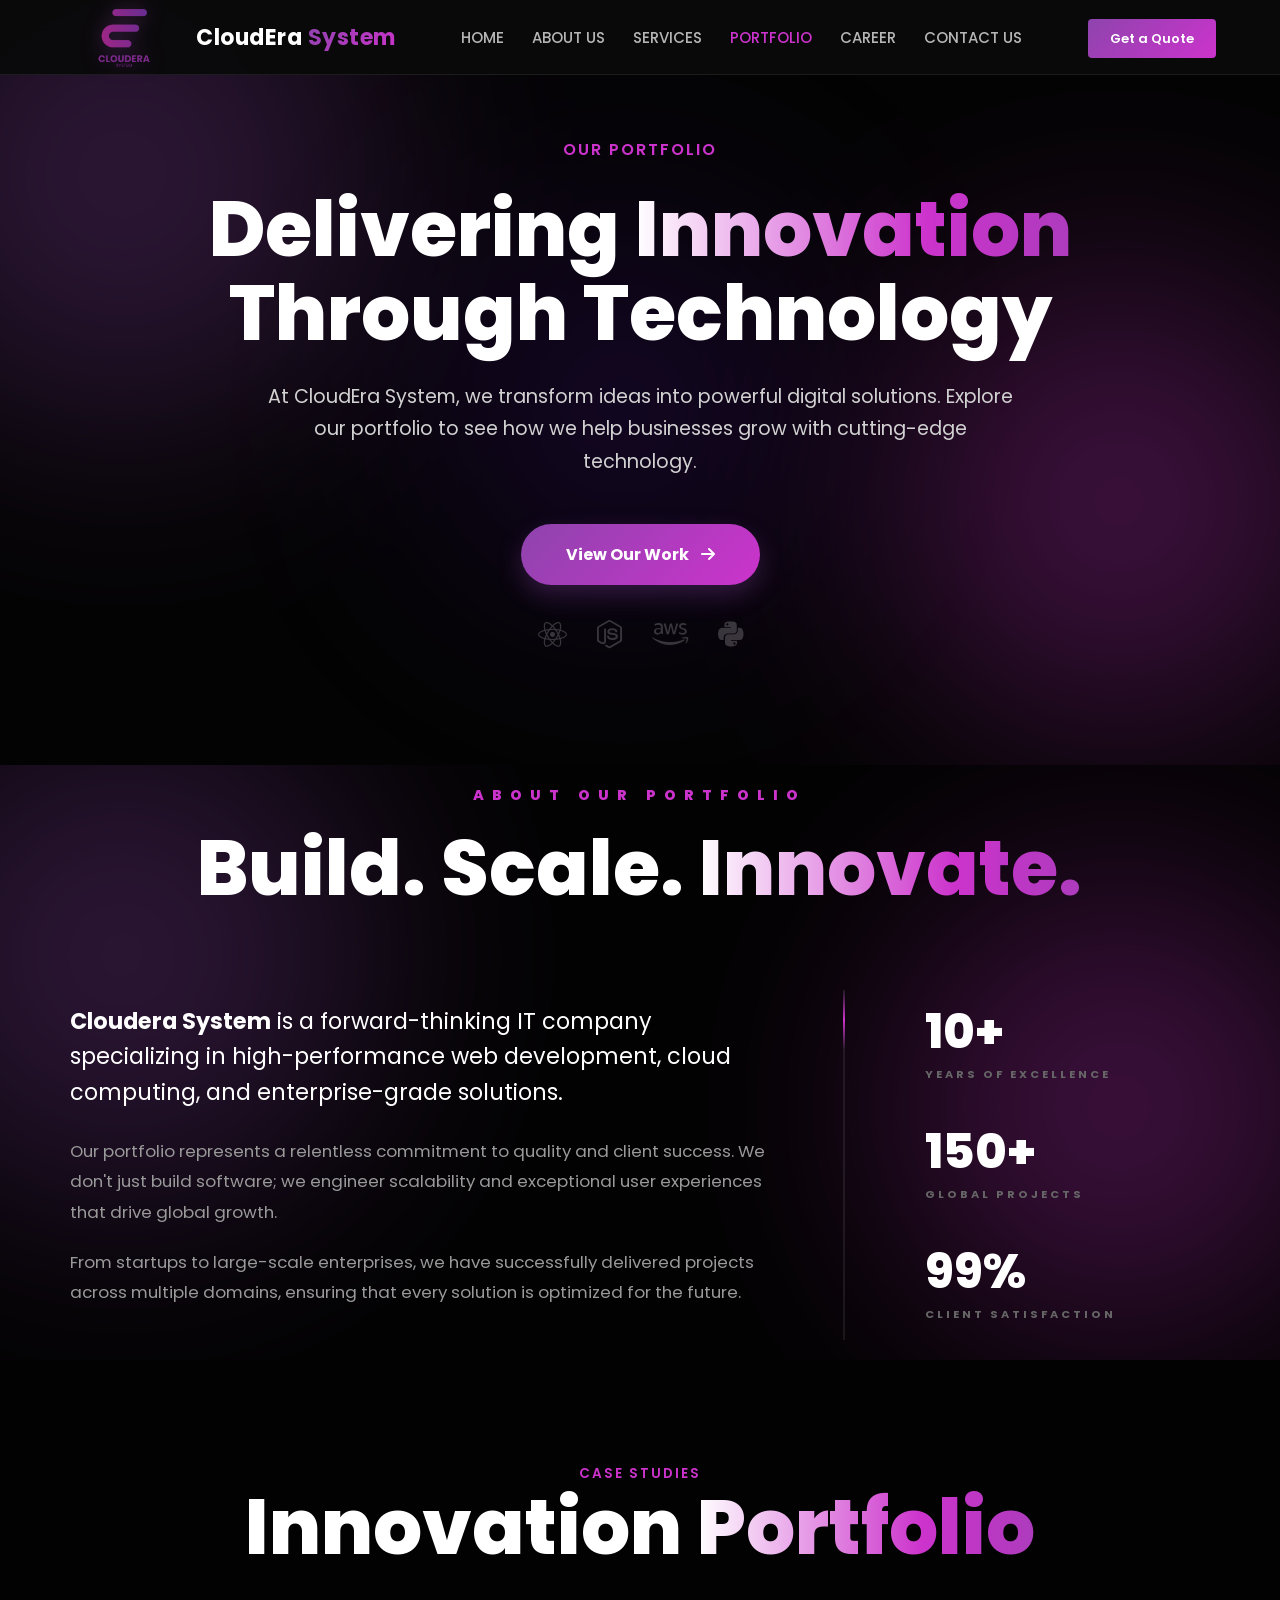
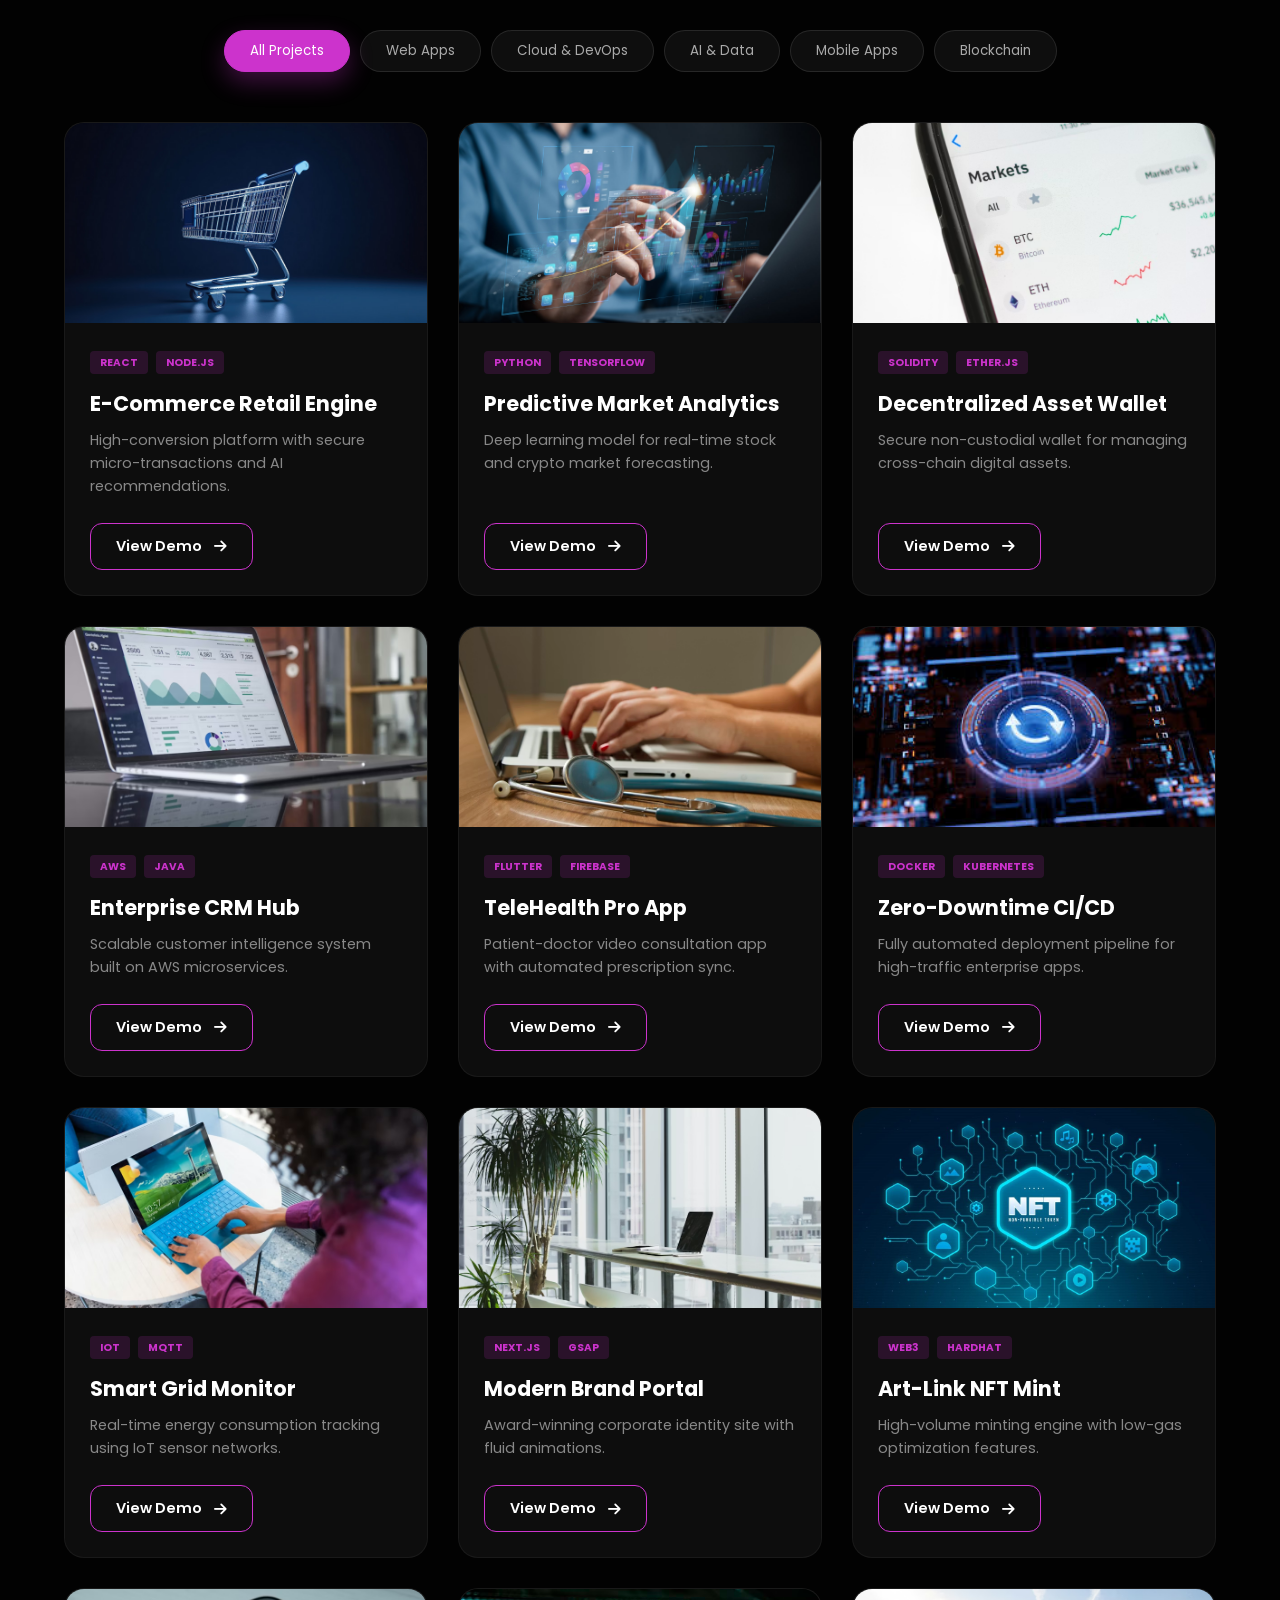
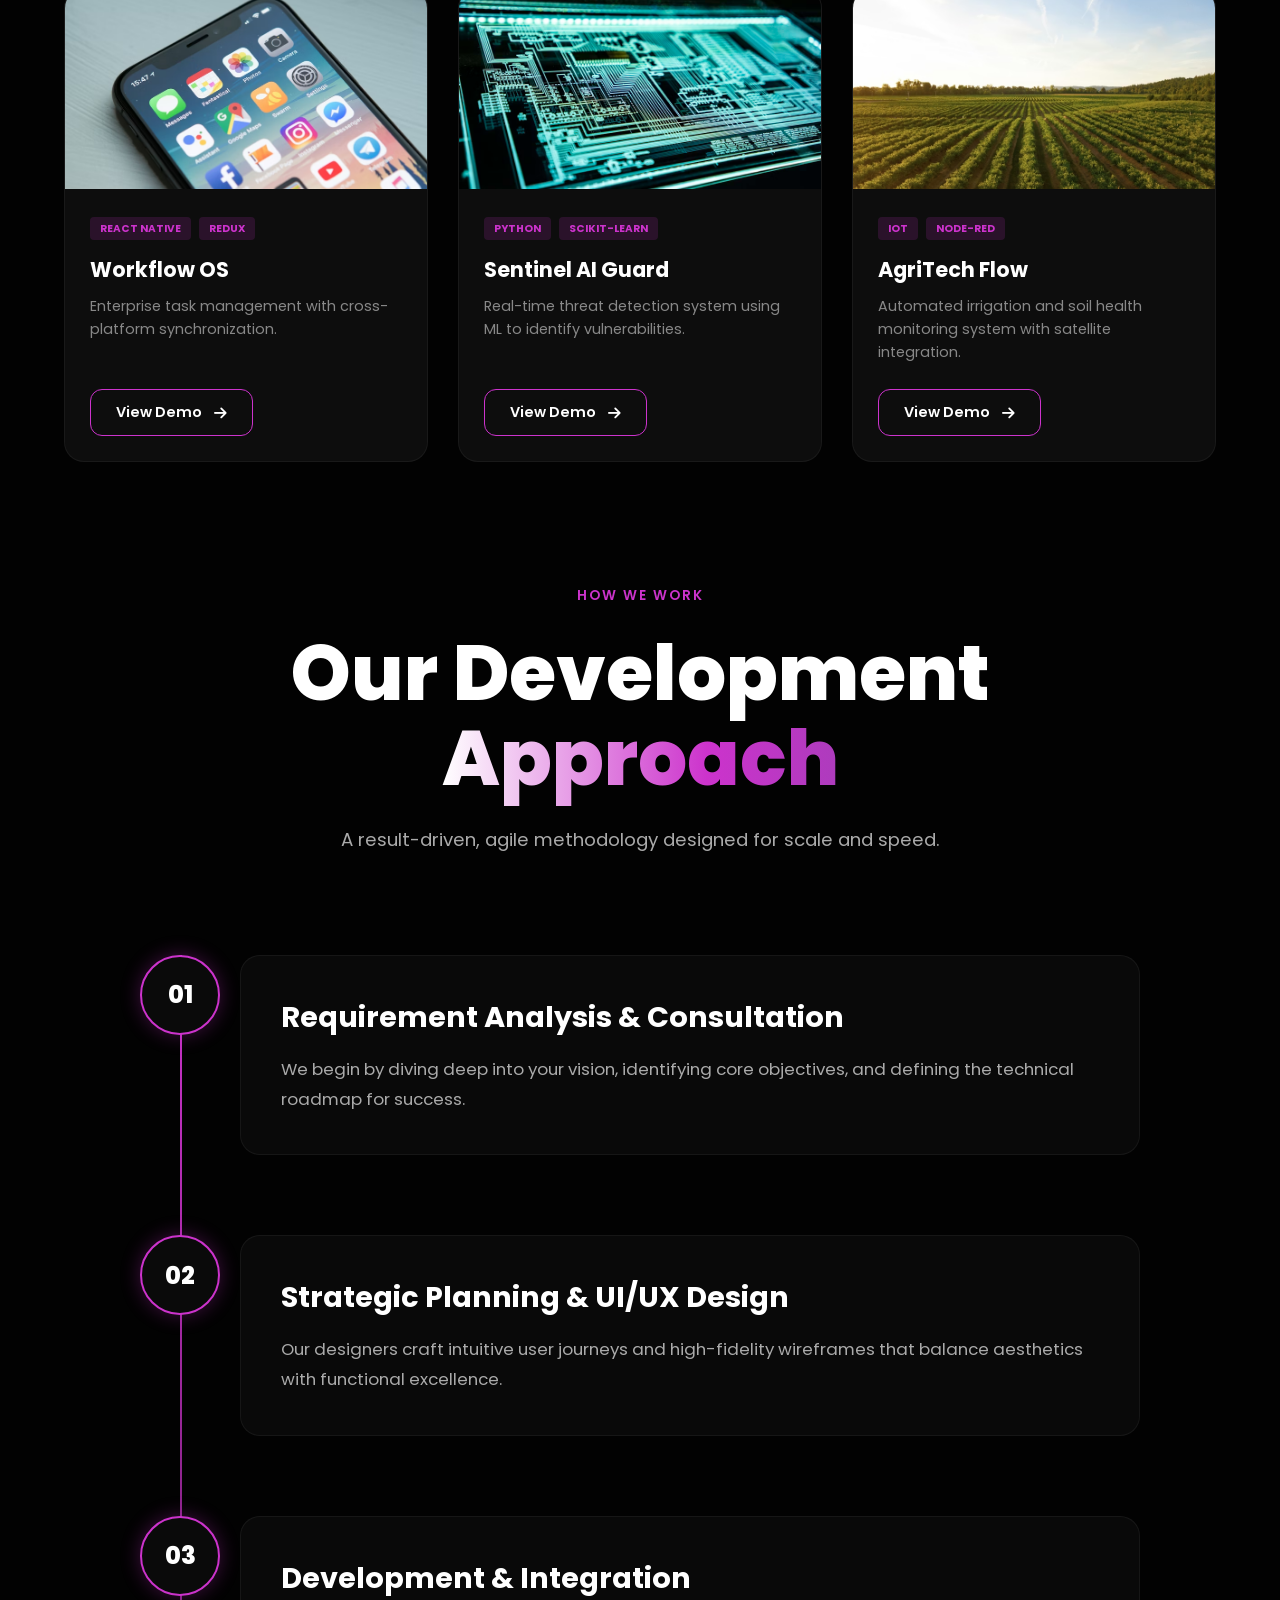
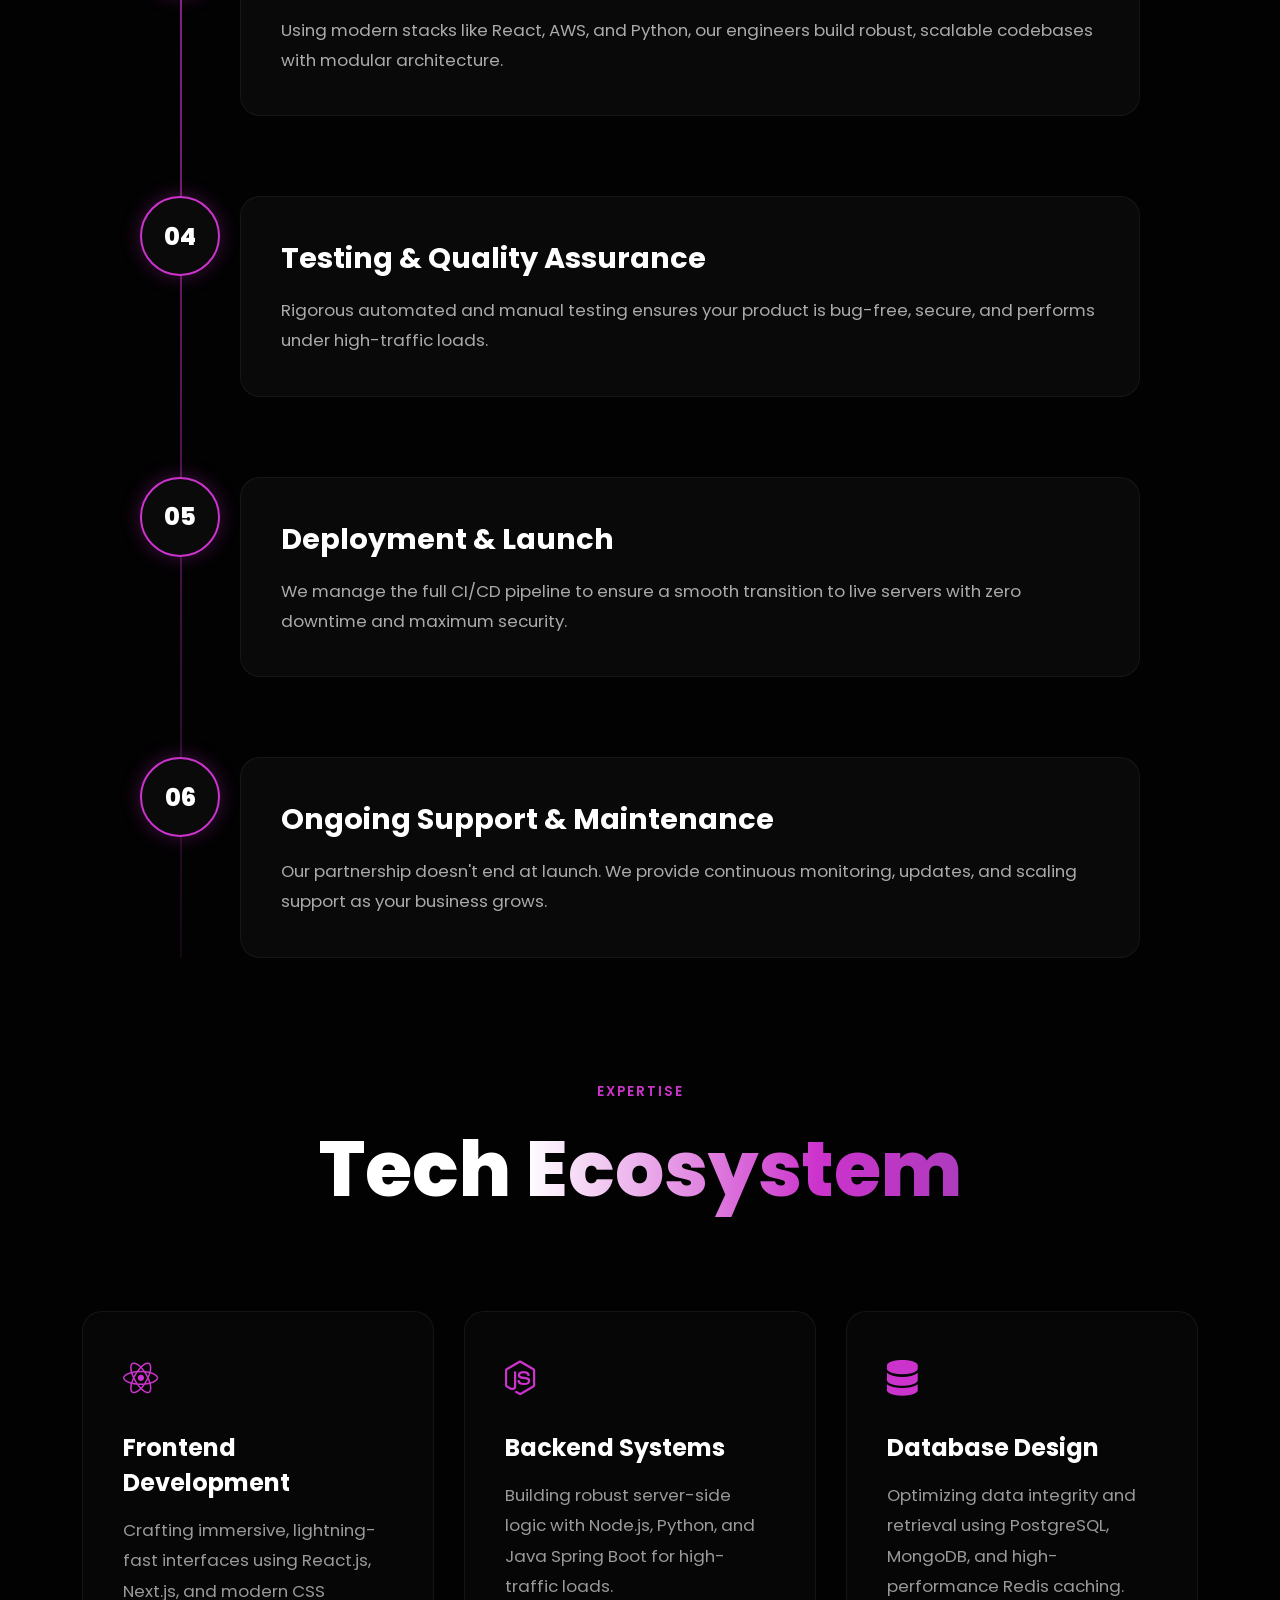
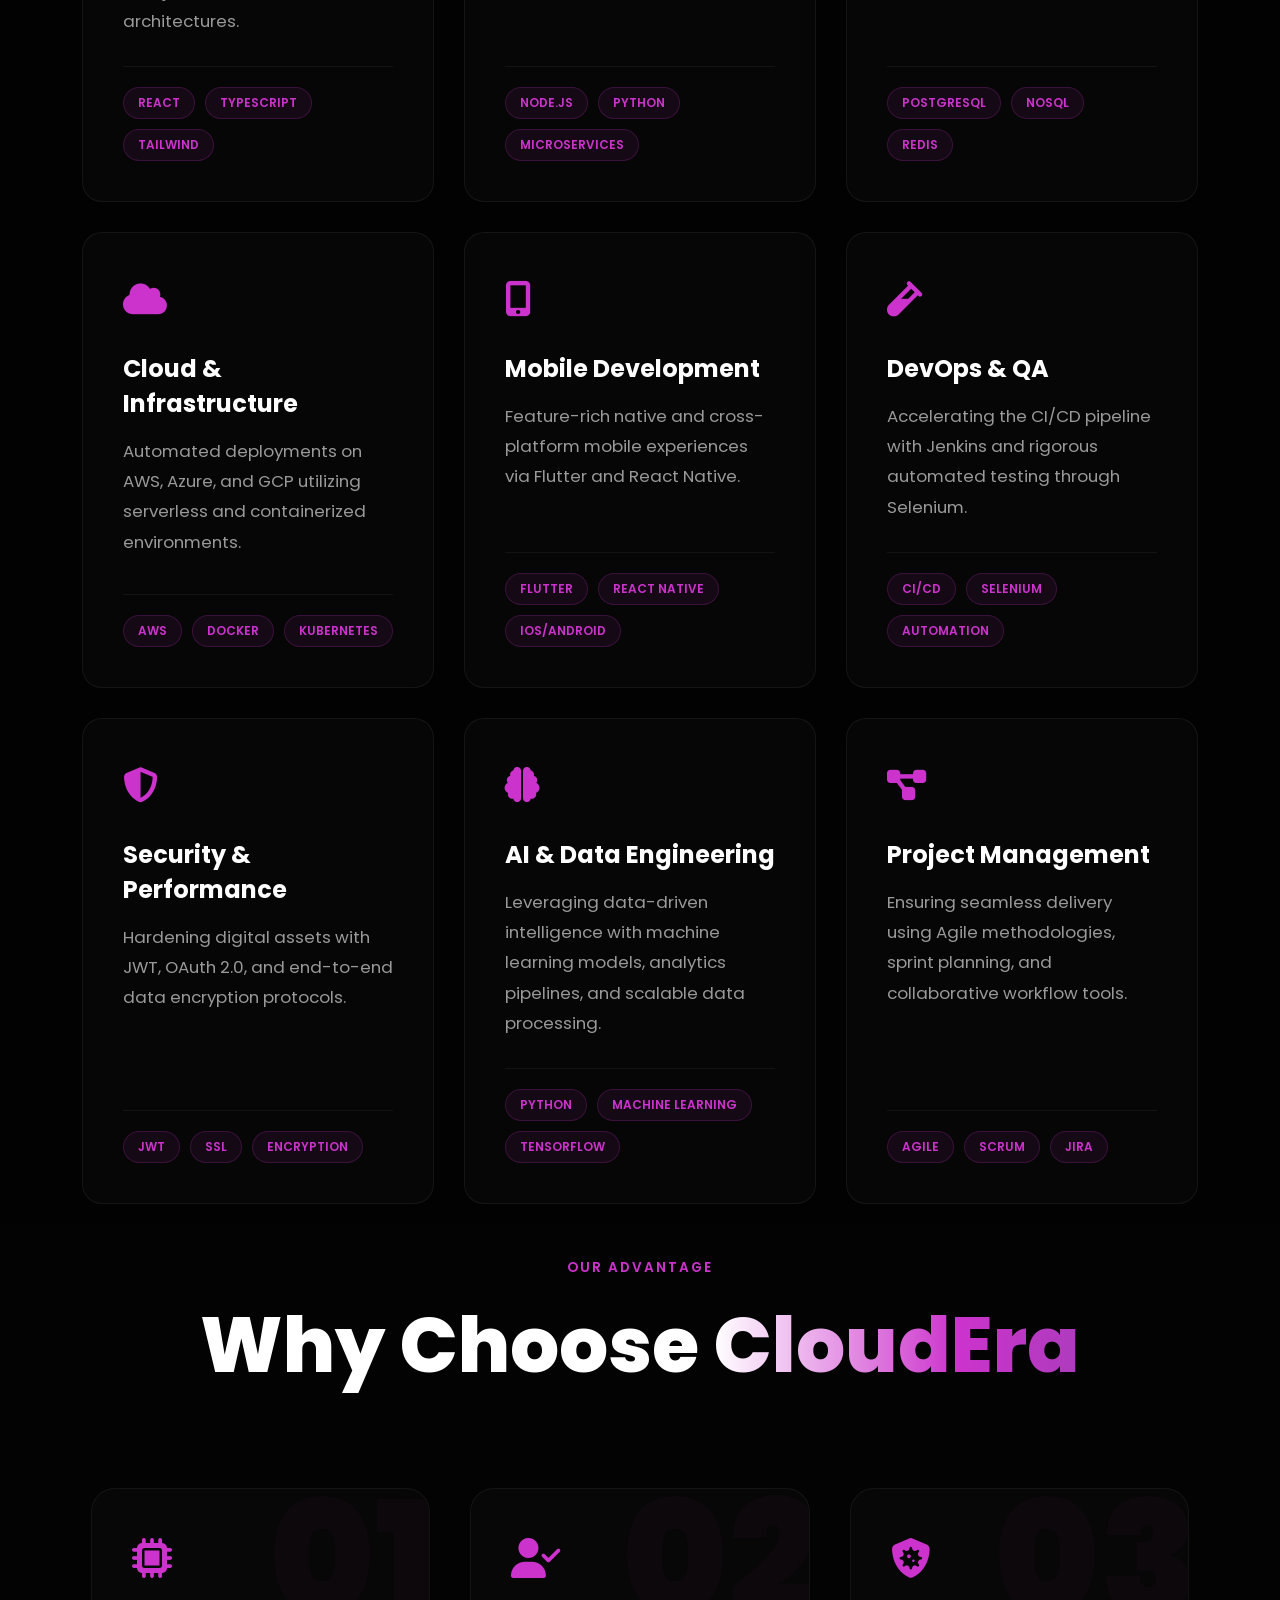
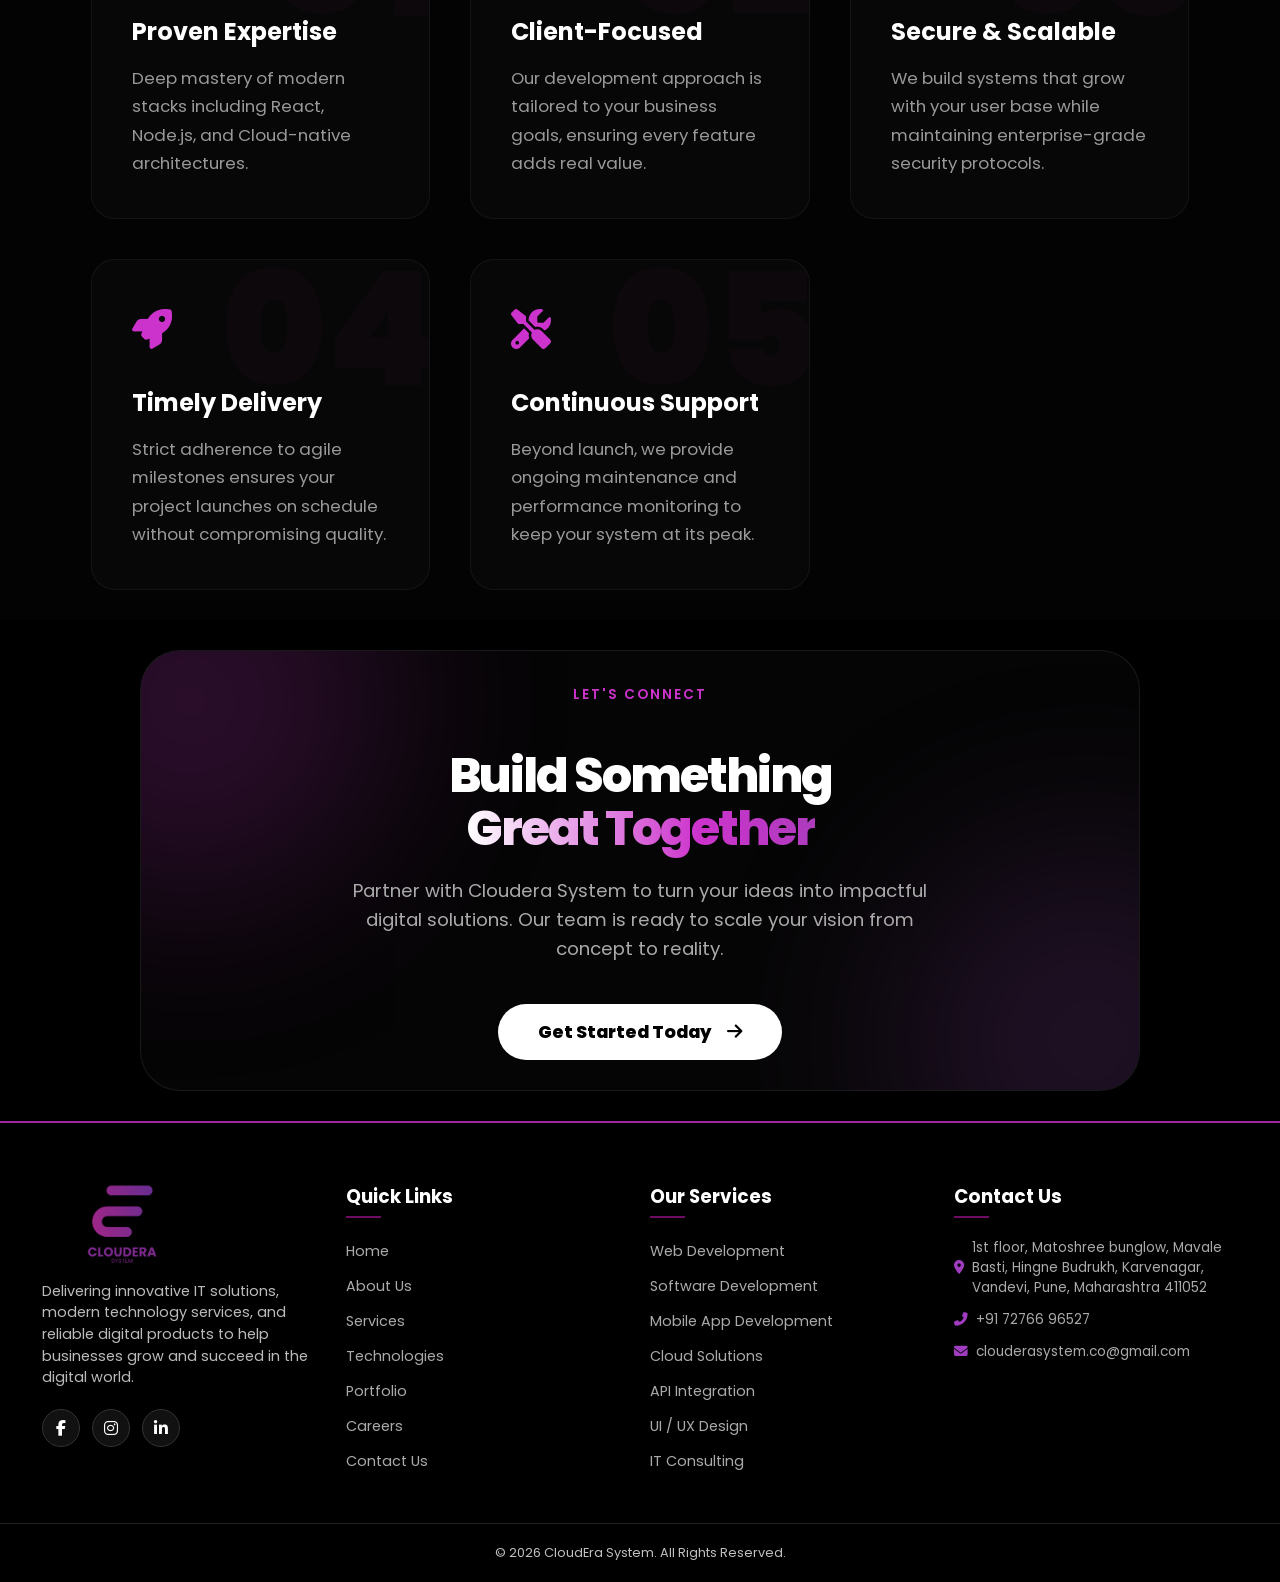
<file: portfolio.html>
<!DOCTYPE html>
<html lang="en">

<head>
    <meta charset="UTF-8">
    <meta name="viewport" content="width=device-width, initial-scale=1.0">
    <title>CloudEra System | Compact Sidebar</title>
    <link rel="stylesheet" href="portfolio.css">
    <link href="https://fonts.googleapis.com/css2?family=Poppins:wght@300;400;500;600;700&display=swap"
        rel="stylesheet">
</head>

<body>

    <nav class="top-navbar" id="topNav">
        <div class="container">
            <div class="logo-box">
                <img src="Images/logo.png" alt="CloudEra Logo" class="main-logo">
                <span class="brand-name">CloudEra <span class="purple-txt">System</span></span>
            </div>
            <ul class="desktop-links">
                <li><a href="index.html" >Home</a></li>
                <li><a href="about.html">About Us</a></li>
                <li><a href="services.html">Services</a></li>
                <li><a href="portfolio.html" class="active">Portfolio</a></li>
                <li><a href="career.html">Career</a></li>
                <li><a href="contact.html">Contact Us</a></li>
            </ul>
            <div class="nav-right">
                <a href="#" class="quote-btn">Get a Quote</a>
            </div>
        </div>
    </nav>

    <div class="floating-trigger" id="scrollToggle">
        <div class="hamburger">
            <span></span>
            <span></span>
            <span></span>
        </div>
    </div>

    <div class="side-drawer" id="sideMenu">
        <div class="drawer-header">
            <div class="drawer-logo-box">
                <img src="Images/logo.png" alt="Logo" class="sidebar-logo">
                <div class="drawer-brand">
                    <span class="name">CloudEra</span>
                    <span class="sub-name">System</span>
                </div>
            </div>
            <div class="close-btn" id="closeMenu">&times;</div>
        </div>

        <ul class="drawer-links">
            <li><a href="index.html">Home</a></li>
            <li><a href="about.html">About Us</a></li>
            <li><a href="services.html">Services</a></li>
            <li><a href="portfolio.html">Portfolio</a></li>
            <li><a href="career.html">Career</a></li>
            <li><a href="contact.html">Contact Us</a></li>
        </ul>

        <div class="drawer-footer">
            <a href="#" class="quote-btn sidebar-btn">Get a Free Quote</a>
        </div>
    </div>

    <section class="portfolio-hero">
        <div class="hero-bg-shapes">
            <div class="shape blob1"></div>
            <div class="shape blob2"></div>
            <div class="shape blob3"></div>
        </div>

        <div class="portfolio-container">
            <div class="portfolio-content">
                <div class="badge-wrapper">
                    <span class="portfolio-badge">Our portfolio</span>
                </div>

                <h1 class="portfolio-title">
                    Delivering <span class="gradient-text">Innovation</span> <br>
                    Through Technology
                </h1>

                <p class="portfolio-subtitle">
                    At CloudEra System, we transform ideas into powerful digital solutions. Explore our portfolio to see
                    how we help businesses grow with cutting-edge technology.
                </p>

                <div class="portfolio-btns">
                    <a href="#view-work" class="btn-primary">
                        View Our Work <i class="fas fa-arrow-right"></i>
                    </a>

                    <div class="tech-stack-mini">
                        <i class="fab fa-react" title="React"></i>
                        <i class="fab fa-node-js" title="Node.js"></i>
                        <i class="fab fa-aws" title="AWS"></i>
                        <i class="fab fa-python" title="Python"></i>
                    </div>
                </div>
            </div>
        </div>
    </section>


    <section class="portfolio-split-section">
        <div class="hero-bg-shapes">
            <div class="shape blob1"></div>
            <div class="shape blob2"></div>
        </div>

        <div class="split-wrapper">
            <header class="split-header-top">
                <span class="badge-animated">About Our Portfolio</span>
                <h2 class="portfolio-title">
                    Build. Scale. <span class="gradient-text">Innovate.</span>
                </h2>
            </header>

            <div class="split-content-grid">

                <div class="split-side side-left">
                    <p class="p-lead-elegant">
                        <strong>Cloudera System</strong> is a forward-thinking IT company specializing in
                        high-performance web development, cloud computing, and enterprise-grade solutions.
                    </p>
                    <p class="p-sub-elegant">
                        Our portfolio represents a relentless commitment to quality and client success. We don't just
                        build software; we engineer scalability and exceptional user experiences that drive global
                        growth.
                    </p>
                    <p class="p-sub-elegant">
                        From startups to large-scale enterprises, we have successfully delivered projects across
                        multiple domains, ensuring that every solution is optimized for the future.
                    </p>
                </div>

                <div class="kinetic-spine">
                    <div class="spine-scanner"></div>
                </div>

                <div class="split-side side-right">
                    <div class="stats-vertical-stack">
                        <div class="stat-entry-box">
                            <h3 class="stat-big-num">10<span class="stat-plus">+</span></h3>
                            <p class="stat-mini-tag">Years of Excellence</p>
                        </div>
                        <div class="stat-entry-box">
                            <h3 class="stat-big-num">150<span class="stat-plus">+</span></h3>
                            <p class="stat-mini-tag">Global Projects</p>
                        </div>
                        <div class="stat-entry-box">
                            <h3 class="stat-big-num">99<span class="stat-plus">%</span></h3>
                            <p class="stat-mini-tag">Client Satisfaction</p>
                        </div>
                    </div>
                </div>

            </div>
        </div>
    </section>


    <section class="portfolio-showcase" id="view-work">
    <div class="container-wrapper">
        <header class="portfolio-header">
            <span class="project-badge">Case Studies</span>
            <h2 class="portfolio-title">Innovation <span class="gradient-text">Portfolio</span></h2>
        </header>

        <div class="filter-controls">
            <button class="control-btn active" data-filter="all">All Projects</button>
            <button class="control-btn" data-filter="web">Web Apps</button>
            <button class="control-btn" data-filter="cloud">Cloud & DevOps</button>
            <button class="control-btn" data-filter="ai">AI & Data</button>
            <button class="control-btn" data-filter="mobile">Mobile Apps</button>
            <button class="control-btn" data-filter="blockchain">Blockchain</button>
        </div>

        <div class="portfolio-grid">
            <div class="project-item" data-category="web">
                <div class="card-inner">
                    <div class="project-img">
                        <img src="Images/portfoilo-1.jpg!sw800" alt="E-Commerce">
                    </div>
                    <div class="project-info">
                        <div class="tags"><span>React</span><span>Node.js</span></div>
                        <h3>E-Commerce Retail Engine</h3>
                        <p>High-conversion platform with secure micro-transactions and AI recommendations.</p>
                        <div class="project-actions">
                            <a href="contact.html" class="view-demo-btn">View Demo <i class="fas fa-arrow-right"></i></a>
                        </div>
                    </div>
                </div>
            </div>

            <div class="project-item" data-category="ai">
                <div class="card-inner">
                    <div class="project-img">
                        <img src="Images/portfolio-2.jpg" alt="AI">
                    </div>
                    <div class="project-info">
                        <div class="tags"><span>Python</span><span>TensorFlow</span></div>
                        <h3>Predictive Market Analytics</h3>
                        <p>Deep learning model for real-time stock and crypto market forecasting.</p>
                        <div class="project-actions">
                            <a href="contact.html" class="view-demo-btn">View Demo
                                         <i class="fas fa-arrow-right"></i></a>
                        </div>
                    </div>
                </div>
            </div>

            <div class="project-item" data-category="blockchain">
                <div class="card-inner">
                    <div class="project-img">
                        <img src="Images/portfolio-3.avif" alt="Blockchain">
                    </div>
                    <div class="project-info">
                        <div class="tags"><span>Solidity</span><span>Ether.js</span></div>
                        <h3>Decentralized Asset Wallet</h3>
                        <p>Secure non-custodial wallet for managing cross-chain digital assets.</p>
                        <div class="project-actions">
                            <a href="contact.html" class="view-demo-btn">View Demo <i class="fas fa-arrow-right"></i></a>
                        </div>
                    </div>
                </div>
            </div>

            <div class="project-item" data-category="cloud">
                <div class="card-inner">
                    <div class="project-img">
                        <img src="Images/portfolio-4.avif" alt="Cloud">
                    </div>
                    <div class="project-info">
                        <div class="tags"><span>AWS</span><span>Java</span></div>
                        <h3>Enterprise CRM Hub</h3>
                        <p>Scalable customer intelligence system built on AWS microservices.</p>
                        <div class="project-actions">
                            <a href="contact.html" class="view-demo-btn">View Demo <i class="fas fa-arrow-right"></i></a>
                        </div>
                    </div>
                </div>
            </div>

            <div class="project-item" data-category="mobile">
                <div class="card-inner">
                    <div class="project-img">
                        <img src="Images/portfolio-5.avif" alt="Mobile">
                    </div>
                    <div class="project-info">
                        <div class="tags"><span>Flutter</span><span>Firebase</span></div>
                        <h3>TeleHealth Pro App</h3>
                        <p>Patient-doctor video consultation app with automated prescription sync.</p>
                        <div class="project-actions">
                            <a href="contact.html" class="view-demo-btn">View Demo <i class="fas fa-arrow-right"></i></a>
                        </div>
                    </div>
                </div>
            </div>

            <div class="project-item" data-category="cloud">
                <div class="card-inner">
                    <div class="project-img">
                        <img src="Images/portfolio-6.png" alt="DevOps">
                    </div>
                    <div class="project-info">
                        <div class="tags"><span>Docker</span><span>Kubernetes</span></div>
                        <h3>Zero-Downtime CI/CD</h3>
                        <p>Fully automated deployment pipeline for high-traffic enterprise apps.</p>
                        <div class="project-actions">
                            <a href="contact.html" class="view-demo-btn">View Demo <i class="fas fa-arrow-right"></i></a>
                        </div>
                    </div>
                </div>
            </div>

            <div class="project-item" data-category="ai">
                <div class="card-inner">
                    <div class="project-img">
                        <img src="Images/portfolio-7.avif" alt="IoT">
                    </div>
                    <div class="project-info">
                        <div class="tags"><span>IoT</span><span>MQTT</span></div>
                        <h3>Smart Grid Monitor</h3>
                        <p>Real-time energy consumption tracking using IoT sensor networks.</p>
                        <div class="project-actions">
                            <a href="contact.html" class="view-demo-btn">View Demo <i class="fas fa-arrow-right"></i></a>
                        </div>
                    </div>
                </div>
            </div>

            <div class="project-item" data-category="web">
                <div class="card-inner">
                    <div class="project-img">
                        <img src="Images/portfolio-8.avif" alt="Corporate">
                    </div>
                    <div class="project-info">
                        <div class="tags"><span>Next.js</span><span>GSAP</span></div>
                        <h3>Modern Brand Portal</h3>
                        <p>Award-winning corporate identity site with fluid animations.</p>
                        <div class="project-actions">
                            <a href="contact.html" class="view-demo-btn">View Demo <i class="fas fa-arrow-right"></i></a>
                        </div>
                    </div>
                </div>
            </div>

            <div class="project-item" data-category="blockchain">
                <div class="card-inner">
                    <div class="project-img">
                        <img src="Images/portdolio-9.jpg" alt="NFT">
                    </div>
                    <div class="project-info">
                        <div class="tags"><span>Web3</span><span>Hardhat</span></div>
                        <h3>Art-Link NFT Mint</h3>
                        <p>High-volume minting engine with low-gas optimization features.</p>
                        <div class="project-actions">
                            <a href="contact.html" class="view-demo-btn">View Demo <i class="fas fa-arrow-right"></i></a>
                        </div>
                    </div>
                </div>
            </div>

            <div class="project-item" data-category="mobile">
                <div class="card-inner">
                    <div class="project-img">
                        <img src="Images/portfolio-10.avif" alt="Task App">
                    </div>
                    <div class="project-info">
                        <div class="tags"><span>React Native</span><span>Redux</span></div>
                        <h3>Workflow OS</h3>
                        <p>Enterprise task management with cross-platform synchronization.</p>
                        <div class="project-actions">
                            <a href="contact.html" class="view-demo-btn">View Demo <i class="fas fa-arrow-right"></i></a>
                        </div>
                    </div>
                </div>
            </div>

            <div class="project-item" data-category="ai">
                <div class="card-inner">
                    <div class="project-img">
                        <img src="Images/portfolio-11.avif" alt="Cybersecurity">
                    </div>
                    <div class="project-info">
                        <div class="tags"><span>Python</span><span>Scikit-Learn</span></div>
                        <h3>Sentinel AI Guard</h3>
                        <p>Real-time threat detection system using ML to identify vulnerabilities.</p>
                        <div class="project-actions">
                            <a href="contact.html" class="view-demo-btn">View Demo <i class="fas fa-arrow-right"></i></a>
                        </div>
                    </div>
                </div>
            </div>

            <div class="project-item" data-category="ai">
                <div class="card-inner">
                    <div class="project-img">
                        <img src="Images/portfolio-12.avif" alt="Smart Farming">
                    </div>
                    <div class="project-info">
                        <div class="tags"><span>IoT</span><span>Node-RED</span></div>
                        <h3>AgriTech Flow</h3>
                        <p>Automated irrigation and soil health monitoring system with satellite integration.</p>
                        <div class="project-actions">
                            <a href="contact.html" class="view-demo-btn">View Demo <i class="fas fa-arrow-right"></i></a>
                        </div>
                    </div>
                </div>
            </div>

        </div>
    </div>
</section>


    <section class="approach-section">
        <div class="container-narrow">
            <header class="approach-header">
                <span class="workprocess-badge">How We Work</span>
                <h2 class="portfolio-title">Our Development <span class="gradient-text">Approach</span></h2>
                <p class="approach-intro">A result-driven, agile methodology designed for scale and speed.</p>
            </header>

            <div class="approach-timeline">
                <div class="approach-step" data-aos="fade-up">
                    <div class="step-marker">01</div>
                    <div class="step-content">
                        <h3>Requirement Analysis & Consultation</h3>
                        <p>We begin by diving deep into your vision, identifying core objectives, and defining the
                            technical roadmap for success.</p>
                    </div>
                </div>

                <div class="approach-step" data-aos="fade-up">
                    <div class="step-marker">02</div>
                    <div class="step-content">
                        <h3>Strategic Planning & UI/UX Design</h3>
                        <p>Our designers craft intuitive user journeys and high-fidelity wireframes that balance
                            aesthetics with functional excellence.</p>
                    </div>
                </div>

                <div class="approach-step" data-aos="fade-up">
                    <div class="step-marker">03</div>
                    <div class="step-content">
                        <h3>Development & Integration</h3>
                        <p>Using modern stacks like React, AWS, and Python, our engineers build robust, scalable
                            codebases with modular architecture.</p>
                    </div>
                </div>

                <div class="approach-step" data-aos="fade-up">
                    <div class="step-marker">04</div>
                    <div class="step-content">
                        <h3>Testing & Quality Assurance</h3>
                        <p>Rigorous automated and manual testing ensures your product is bug-free, secure, and performs
                            under high-traffic loads.</p>
                    </div>
                </div>

                <div class="approach-step" data-aos="fade-up">
                    <div class="step-marker">05</div>
                    <div class="step-content">
                        <h3>Deployment & Launch</h3>
                        <p>We manage the full CI/CD pipeline to ensure a smooth transition to live servers with zero
                            downtime and maximum security.</p>
                    </div>
                </div>

                <div class="approach-step" data-aos="fade-up">
                    <div class="step-marker">06</div>
                    <div class="step-content">
                        <h3>Ongoing Support & Maintenance</h3>
                        <p>Our partnership doesn't end at launch. We provide continuous monitoring, updates, and scaling
                            support as your business grows.</p>
                    </div>
                </div>
            </div>
        </div>
    </section>


    <section class="expertise-section" id="expertise">
        <div class="container-wide">
            <header class="approach-header" data-aos="fade-up">
                <span class="workprocess-badge">Expertise</span>
                <h2 class="portfolio-title">Tech <span class="gradient-text">Ecosystem</span></h2>
            </header>

            <div class="tech-grid">
                <div class="tech-card" data-aos="fade-up">
                    <div class="tech-card-content">
                        <div class="tech-icon"><i class="fab fa-react"></i></div>
                        <h3>Frontend Development</h3>
                        <p>Crafting immersive, lightning-fast interfaces using React.js, Next.js, and modern CSS
                            architectures.</p>
                        <div class="tech-tags">
                            <span>React</span><span>TypeScript</span><span>Tailwind</span>
                        </div>
                    </div>
                </div>

                <div class="tech-card" data-aos="fade-up" data-aos-delay="100">
                    <div class="tech-card-content">
                        <div class="tech-icon"><i class="fab fa-node-js"></i></div>
                        <h3>Backend Systems</h3>
                        <p>Building robust server-side logic with Node.js, Python, and Java Spring Boot for high-traffic
                            loads.</p>
                        <div class="tech-tags">
                            <span>Node.js</span><span>Python</span><span>Microservices</span>
                        </div>
                    </div>
                </div>

                <div class="tech-card" data-aos="fade-up" data-aos-delay="200">
                    <div class="tech-card-content">
                        <div class="tech-icon"><i class="fas fa-database"></i></div>
                        <h3>Database Design</h3>
                        <p>Optimizing data integrity and retrieval using PostgreSQL, MongoDB, and high-performance Redis
                            caching.</p>
                        <div class="tech-tags">
                            <span>PostgreSQL</span><span>NoSQL</span><span>Redis</span>
                        </div>
                    </div>
                </div>

                <div class="tech-card" data-aos="fade-up" data-aos-delay="300">
                    <div class="tech-card-content">
                        <div class="tech-icon"><i class="fas fa-cloud"></i></div>
                        <h3>Cloud & Infrastructure</h3>
                        <p>Automated deployments on AWS, Azure, and GCP utilizing serverless and containerized
                            environments.</p>
                        <div class="tech-tags">
                            <span>AWS</span><span>Docker</span><span>Kubernetes</span>
                        </div>
                    </div>
                </div>

                <div class="tech-card" data-aos="fade-up" data-aos-delay="400">
                    <div class="tech-card-content">
                        <div class="tech-icon"><i class="fas fa-mobile-alt"></i></div>
                        <h3>Mobile Development</h3>
                        <p>Feature-rich native and cross-platform mobile experiences via Flutter and React Native.</p>
                        <div class="tech-tags">
                            <span>Flutter</span><span>React Native</span><span>iOS/Android</span>
                        </div>
                    </div>
                </div>

                <div class="tech-card" data-aos="fade-up" data-aos-delay="500">
                    <div class="tech-card-content">
                        <div class="tech-icon"><i class="fas fa-vial"></i></div>
                        <h3>DevOps & QA</h3>
                        <p>Accelerating the CI/CD pipeline with Jenkins and rigorous automated testing through Selenium.
                        </p>
                        <div class="tech-tags">
                            <span>CI/CD</span><span>Selenium</span><span>Automation</span>
                        </div>
                    </div>
                </div>

                <div class="tech-card" data-aos="fade-up" data-aos-delay="600">
                    <div class="tech-card-content">
                        <div class="tech-icon"><i class="fas fa-shield-alt"></i></div>
                        <h3>Security & Performance</h3>
                        <p>Hardening digital assets with JWT, OAuth 2.0, and end-to-end data encryption protocols.</p>
                        <div class="tech-tags">
                            <span>JWT</span><span>SSL</span><span>Encryption</span>
                        </div>
                    </div>
                </div>

                <div class="tech-card" data-aos="fade-up" data-aos-delay="700">
                    <div class="tech-card-content">
                        <div class="tech-icon"><i class="fas fa-brain"></i></div>
                        <h3>AI & Data Engineering</h3>
                        <p>Leveraging data-driven intelligence with machine learning models, analytics pipelines, and
                            scalable data processing.</p>
                        <div class="tech-tags">
                            <span>Python</span><span>Machine Learning</span><span>TensorFlow</span>
                        </div>
                    </div>
                </div>

                <div class="tech-card" data-aos="fade-up" data-aos-delay="800">
                    <div class="tech-card-content">
                        <div class="tech-icon"><i class="fas fa-project-diagram"></i></div>
                        <h3>Project Management</h3>
                        <p>Ensuring seamless delivery using Agile methodologies, sprint planning, and collaborative
                            workflow tools.</p>
                        <div class="tech-tags">
                            <span>Agile</span><span>Scrum</span><span>Jira</span>
                        </div>
                    </div>
                </div>
            </div>
        </div>
    </section>


    <section class="why-choose-section" id="why-us">
        <div class="container-wide">
            <header class="approach-header" data-aos="fade-up">
                <span class="workprocess-badge">Our Advantage</span>
                <h2 class="portfolio-title">Why Choose <span class="gradient-text">CloudEra</span></h2>
            </header>

            <div class="why-grid">
                <div class="why-card" data-aos="fade-up">
                    <div class="why-number">01</div>
                    <div class="why-content">
                        <div class="why-icon"><i class="fas fa-microchip"></i></div>
                        <h3>Proven Expertise</h3>
                        <p>Deep mastery of modern stacks including React, Node.js, and Cloud-native architectures.</p>
                    </div>
                </div>

                <div class="why-card" data-aos="fade-up" data-aos-delay="100">
                    <div class="why-number">02</div>
                    <div class="why-content">
                        <div class="why-icon"><i class="fas fa-user-check"></i></div>
                        <h3>Client-Focused</h3>
                        <p>Our development approach is tailored to your business goals, ensuring every feature adds real
                            value.</p>
                    </div>
                </div>

                <div class="why-card" data-aos="fade-up" data-aos-delay="200">
                    <div class="why-number">03</div>
                    <div class="why-content">
                        <div class="why-icon"><i class="fas fa-shield-virus"></i></div>
                        <h3>Secure & Scalable</h3>
                        <p>We build systems that grow with your user base while maintaining enterprise-grade security
                            protocols.</p>
                    </div>
                </div>

                <div class="why-card" data-aos="fade-up" data-aos-delay="300">
                    <div class="why-number">04</div>
                    <div class="why-content">
                        <div class="why-icon"><i class="fas fa-rocket"></i></div>
                        <h3>Timely Delivery</h3>
                        <p>Strict adherence to agile milestones ensures your project launches on schedule without
                            compromising quality.</p>
                    </div>
                </div>

                <div class="why-card" data-aos="fade-up" data-aos-delay="400">
                    <div class="why-number">05</div>
                    <div class="why-content">
                        <div class="why-icon"><i class="fas fa-tools"></i></div>
                        <h3>Continuous Support</h3>
                        <p>Beyond launch, we provide ongoing maintenance and performance monitoring to keep your system
                            at its peak.</p>
                    </div>
                </div>
            </div>
        </div>
    </section>


    <section class="cta-section" id="contact">
        <div class="container-narrow">
            <div class="cta-glass-box" data-aos="zoom-in-up">

                <div class="cta-orb orb-purple"></div>
                <div class="cta-orb orb-blue"></div>

                <div class="cta-content-inner">
                    <div class="cta-badge-wrap">
                        <span class="workprocess-badge">Let's Connect</span>
                    </div>

                    <h2 class="portfolio-title">Build Something <br> <span class="gradient-text">Great Together</span>
                    </h2>

                    <p class="approach-intro">Partner with Cloudera System to turn your ideas into impactful digital
                        solutions. Our team is ready to scale your vision from concept to reality.</p>

                    <div class="cta-interaction">
                        <a href="contact.html" class="magnetic-btn">
                            <span>Get Started Today</span>
                            <i class="fas fa-arrow-right"></i>
                        </a>

                    </div>
                </div>
            </div>
        </div>
    </section>


    <!-- =====================
footer
===================== -->
    <link rel="stylesheet" href="https://cdnjs.cloudflare.com/ajax/libs/font-awesome/6.5.1/css/all.min.css">

    <footer class="main-footer">
        <div class="footer-container">

            <div class="footer-col">
                <div class="footer-logo">
                    <img src="Images/logo.png" alt="CloudEra Logo" class="logo-img">
                </div>
                <p class="footer-desc">
                    Delivering innovative IT solutions, modern technology services, and reliable digital products to
                    help businesses grow and succeed in the digital world.
                </p>
                <div class="social-links">
                    <a href="#" class="social-icon"><i class="fa-brands fa-facebook-f"></i></a>
                    <a href="#" class="social-icon"><i class="fa-brands fa-instagram"></i></a>
                    <a href="#" class="social-icon"><i class="fa-brands fa-linkedin-in"></i></a>
                </div>
            </div>

            <div class="footer-col">
                <h3 class="col-title">Quick Links</h3>
                <ul class="footer-links">
                    <li><a href="#">Home</a></li>
                    <li><a href="#">About Us</a></li>
                    <li><a href="#">Services</a></li>
                    <li><a href="#">Technologies</a></li>
                    <li><a href="#">Portfolio</a></li>
                    <li><a href="#">Careers</a></li>
                    <li><a href="#">Contact Us</a></li>
                </ul>
            </div>

            <div class="footer-col">
                <h3 class="col-title">Our Services</h3>
                <ul class="footer-links">
                    <li><a href="#">Web Development</a></li>
                    <li><a href="#">Software Development</a></li>
                    <li><a href="#">Mobile App Development</a></li>
                    <li><a href="#">Cloud Solutions</a></li>
                    <li><a href="#">API Integration</a></li>
                    <li><a href="#">UI / UX Design</a></li>
                    <li><a href="#">IT Consulting</a></li>
                </ul>
            </div>

            <div class="footer-col">
                <h3 class="col-title">Contact Us</h3>
                <div class="contact-info">
                    <p><i class="fas fa-map-marker-alt"></i> 1st floor, Matoshree bunglow, Mavale Basti, Hingne Budrukh,
                        Karvenagar, Vandevi, Pune, Maharashtra 411052</p>
                    <p><i class="fas fa-phone-alt"></i> +91 72766 96527
                    </p>
                    <p><i class="fas fa-envelope"></i> clouderasystem.co@gmail.com</p>
                </div>
            </div>

        </div>

        <div class="footer-bottom">
            <p>&copy; 2026 CloudEra System. All Rights Reserved.</p>
        </div>
    </footer>

    <!-- =====================
footer
===================== -->


    <script src="portfolio.js"></script>
</body>

</html>
</file>
<file: index.css>
/* =======================
start navbar
=======================  */

* {
    margin: 0;
    padding: 0;
    box-sizing: border-box;
    font-family: 'Poppins', sans-serif;
}

body {
    background: #050505;
    color: white;
    overflow-x: hidden;
}

:root {
    --purple-grad: linear-gradient(135deg, #8e44ad, #cc33cc);
    --glass: rgba(10, 10, 10, 0.95);
}

/* SECTION 1: TOP NAVBAR */
.top-navbar {
    position: fixed;
    top: 0;
    width: 100%;
    height: 75px;
    background: var(--glass);
    backdrop-filter: blur(15px);
    display: flex;
    align-items: center;
    padding: 0 5%;
    z-index: 100;
    border-bottom: 1px solid rgba(255, 255, 255, 0.08);
    transition: 0.5s cubic-bezier(0.4, 0, 0.2, 1);
}

.top-navbar.hidden {
    transform: translateY(-100%);
    opacity: 0;
    pointer-events: none;
}

.container {
    width: 100%;
    display: flex;
    justify-content: space-between;
    align-items: center;
}

.logo-box {
    display: flex;
    align-items: center;
    gap: 12px;
}

.main-logo {
    height: 120px;
    filter: drop-shadow(0 0 10px rgba(142, 68, 173, 0.4));
    transition: 0.3s;
}

.logo-box:hover .main-logo {
    transform: scale(1.05);
}

.brand-name {
    color: #fff;
    font-size: 22px;
    font-weight: 700;
    letter-spacing: 0.5px;
}

.purple-txt {
    background: var(--purple-grad);
    -webkit-background-clip: text;
    -webkit-text-fill-color: transparent;
}

.desktop-links {
    display: flex;
    list-style: none;
    gap: 28px;
}

.desktop-links a {
    color: #fff;
    text-decoration: none;
    font-size: 15px;
    font-weight: 500;
    text-transform: uppercase;
    opacity: 0.7;
    transition: 0.3s;
}

.desktop-links a:hover,
.desktop-links a.active {
    opacity: 1;
    color: #cc33cc;
}

.quote-btn {
    padding: 10px 22px;
    background: var(--purple-grad);
    color: white;
    text-decoration: none;
    border-radius: 4px;
    font-size: 13px;
    font-weight: 600;
    transition: 0.3s;
}

.quote-btn:hover {
    box-shadow: 0 0 15px rgba(204, 51, 204, 0.4);
}

/* SECTION 2: FLOATING TOGGLE */
.floating-trigger {
    position: fixed;
    top: 25px;
    width: 50px;
    height: 50px;
    background: var(--purple-grad);
    border-radius: 12px;
    display: flex;
    justify-content: center;
    align-items: center;
    cursor: pointer;
    z-index: 1000;
    transition: 0.5s cubic-bezier(0.4, 0, 0.2, 1);
    box-shadow: 0 8px 20px rgba(142, 68, 173, 0.4);
    left: -100px;
    opacity: 0;
    visibility: hidden;
}

.floating-trigger.visible {
    left: 30px;
    opacity: 1;
    visibility: visible;
}

.hamburger span {
    display: block;
    width: 22px;
    height: 2.5px;
    background: white;
    margin: 5px 0;
}

/* SECTION 3: COMPACT SIDEBAR */
.side-drawer {
    position: fixed;
    left: -350px;
    width: 300px;
    height: auto;
    max-height: 100vh;
    background: #0c0c0c;
    z-index: 2000;
    transition: 0.6s cubic-bezier(0.4, 0, 0.2, 1);
    border: 1px solid rgba(142, 68, 173, 0.4);
    border-radius: 20px;
    display: flex;
    flex-direction: column;
    overflow: hidden;
}

.side-drawer.open {
    left: 25px;
    box-shadow: 0 20px 50px rgba(0, 0, 0, 0.8);
    top: 20px;
}

.drawer-header {
    padding: 10px;
    display: flex;
    justify-content: space-between;
    align-items: center;
    border-bottom: 1px solid rgba(255, 255, 255, 0.05);
}

.sidebar-logo {
    height: 140px;
    filter: drop-shadow(0 0 8px rgba(142, 68, 173, 0.3));
}

.drawer-brand .name {
    color: white;
    font-size: 25px;
    font-weight: 700;
}

.drawer-brand .sub-name {
    color: #cc33cc;
    font-size: 18px;
    letter-spacing: 1px;
    text-transform: uppercase;
}

.close-btn {
    color: white;
    font-size: 30px;
    cursor: pointer;
    opacity: 0.6;
    transition: 0.3s;
}

.close-btn:hover {
    opacity: 1;
    color: #cc33cc;
}

.drawer-links {
    list-style: none;
    padding: 25px 20px;
}

.drawer-links li {
    margin-bottom: 18px;
}

.drawer-links a {
    color: white;
    text-decoration: none;
    font-size: 17px;
    font-weight: 400;
    transition: 0.3s;
    opacity: 0.8;
}

/* Active Class for Sidebar */
.drawer-links a.active,
.drawer-links a:hover {
    color: #cc33cc;
    padding-left: 8px;
    opacity: 1;
}

.drawer-footer {
    padding: 15px;
    background: rgba(255, 255, 255, 0.02);
    text-align: center;
}

.sidebar-btn {
    display: block;
    width: 100%;
    padding: 14px;
    background: var(--purple-grad);
    color: white;
    text-decoration: none;
    border-radius: 12px;
    font-weight: 700;
    box-shadow: 0 5px 15px rgba(142, 68, 173, 0.3);
}

/* RESPONSIVENESS */
@media (max-width: 1024px) {
    .top-navbar { display: none; }
    .floating-trigger {
        left: 20px;
        top: 20px;
        opacity: 1;
        visibility: visible;
    }
    .side-drawer.open {
        left: 10px;
        width: calc(100% - 20px);
    }
}

/* =====================
Hero Section
===================== */

/* Custom Fonts */
@import url('https://fonts.googleapis.com/css2?family=Poppins:wght@400;700;900&display=swap');

:root {
    /* Logo Colors: Purple & Magenta */
    --logo-main: #8128a1;
    --logo-alt: #a32a8f;
    --logo-gradient: linear-gradient(135deg, #8128a1 0%, #a32a8f 100%);
    --deep-black: #000000;
    --glass-white: rgba(255, 255, 255, 0.08);
}

* {
    margin: 0;
    padding: 0;
    box-sizing: border-box;
}

body {
    background: var(--deep-black);
    font-family: 'Poppins', sans-serif;
    overflow-x: hidden;
}

.hero-3d-wrapper {
    position: relative;
    height: 100vh;
    width: 100%;
    display: flex;
    align-items: center;
    justify-content: center;
    overflow: hidden;
    perspective: 1200px;
    /* Camera Perspective */
}

/* --- 3D MOVING GRID FLOOR (Darker & More Visible) --- */
.grid-3d-base {
    position: absolute;
    bottom: -30%;
    width: 300%;
    height: 150%;
    background-image:
        /* मी रंग गडद केला आहे (rgba मध्ये '0.6' पारदर्शकता) */
        linear-gradient(rgba(129, 40, 161, 0.6) 1.5px, transparent 1.5px),
        linear-gradient(90deg, rgba(129, 40, 161, 0.6) 1.5px, transparent 1.5px);
    background-size: 60px 60px;
    transform: rotateX(75deg);
    /* Flatten into 3D floor */
    /* मी पारदर्शकता वाढवली आहे (0.3 वरून 0.75 केली) */
    opacity: 0.75;
    animation: gridFlow 12s linear infinite;
}

@keyframes gridFlow {
    from {
        background-position: 0 0;
    }

    to {
        background-position: 0 60px;
    }
}

/* --- LIGHTING EFFECT --- */
.glow-orb {
    position: absolute;
    width: 600px;
    height: 600px;
    background: radial-gradient(circle, var(--logo-main) 0%, transparent 70%);
    filter: blur(120px);
    opacity: 0.25;
    top: 10%;
    animation: pulseLight 10s ease-in-out infinite;
}

@keyframes pulseLight {

    0%,
    100% {
        transform: scale(1);
        opacity: 0.2;
    }

    50% {
        transform: scale(1.3);
        opacity: 0.4;
    }
}

/* --- CONTENT STYLING --- */
.content-container {
    position: relative;
    z-index: 10;
    text-align: center;
    padding: 20px;
}

.typing-header {
    font-size: clamp(2rem, 6vw, 4.5rem);
    color: #fff;
    font-weight: 900;
    white-space: nowrap;
    overflow: hidden;
    width: 0;
    margin: 0 auto;
    border-right: none;
    animation: typingEffect 3s steps(40) forwards;
}

@keyframes typingEffect {
    from {
        width: 0;
    }

    to {
        width: 100%;
    }
}

.cyan-gradient {
    /* Updated to Logo Gradient */
    background: var(--logo-gradient);
    -webkit-background-clip: text;
    -webkit-text-fill-color: transparent;
    text-shadow: 0 0 20px rgba(163, 42, 143, 0.3);
}

.hero-subtext {
    color: #ccc;
    font-size: 1.1rem;
    max-width: 700px;
    margin: 20px auto;
    opacity: 0;
    animation: fadeInUp 1s ease forwards 3.2s;
}

/* --- 3D BUTTONS --- */
.button-group-3d {
    margin-top: 40px;
    display: flex;
    gap: 20px;
    justify-content: center;
    opacity: 0;
    animation: fadeInUp 1s ease forwards 3.5s;
}

.btn-3d {
    padding: 16px 45px;
    border-radius: 50px;
    font-weight: bold;
    text-decoration: none;
    text-transform: uppercase;
    letter-spacing: 1px;
    transition: all 0.4s cubic-bezier(0.175, 0.885, 0.32, 1.275);
}

.btn-primary {
    background: var(--logo-gradient);
    color: #fff;
    box-shadow: 0 8px 20px rgba(129, 40, 161, 0.4);
}

.btn-glass {
    border: 2px solid var(--logo-alt);
    color: white;
    background: var(--glass-white);
    backdrop-filter: blur(15px);
}

.btn-3d:hover {
    transform: translateY(-10px) scale(1.08) translateZ(50px);
    box-shadow: 0 20px 40px rgba(163, 42, 143, 0.6);
}

/* --- MOBILE RESPONSIVE --- */
@media (max-width: 768px) {

    .hero-3d-wrapper {
        margin-top: 20px;
    }
    .typing-header {
        white-space: normal;
        width: 100%;
        animation: fadeInUp 1.5s ease forwards;
    }

    .grid-3d-base {
        transform: rotateX(65deg);
        background-size: 40px 40px;
        opacity: 0.6;
        /* मोबाईलवर ग्रिड थोडा हलका केला आहे */
    }

    .button-group-3d {
        flex-direction: column;
        align-items: center;
    }

    .btn-3d {
        width: 90%;
        text-align: center;
    }
}

@keyframes fadeInUp {
    from {
        opacity: 0;
        transform: translateY(30px);
    }

    to {
        opacity: 1;
        transform: translateY(0);
    }
}

/* =====================
Hero Section
===================== */

/* =====================
about-section
===================== */

.about-container {
    padding: 100px 10%;
    background: #000;
    color: #fff;
    overflow: hidden;
}

.about-header {
    text-align: center;
    margin-bottom: 60px;
}

.about-title {
    font-size: clamp(2rem, 4vw, 3rem);
    font-weight: 800;
    text-transform: uppercase;
}

.purple-gradient {
    background: linear-gradient(135deg, #8128a1, #a32a8f);
    -webkit-background-clip: text;
    -webkit-text-fill-color: transparent;
}

.header-line {
    width: 80px;
    height: 4px;
    background: var(--logo-gradient);
    margin: 15px auto;
    border-radius: 2px;
}

/* Layout Wrapper */
.about-content-wrapper {
    display: grid;
    grid-template-columns: 1fr 1fr;
    gap: 50px;
    align-items: center;
}

/* Text Column */
.sub-heading {
    color: #a32a8f;
    font-size: 1.5rem;
    margin-bottom: 20px;
}

.about-description {
    line-height: 1.8;
    color: #ccc;
    margin-bottom: 20px;
    font-size: 1.05rem;
}

.stats-grid {
    display: flex;
    gap: 30px;
    margin-top: 30px;
}

.stat-item {
    border-left: 3px solid #8128a1;
    padding-left: 15px;
}

.stat-number {
    display: block;
    font-size: 1.8rem;
    font-weight: 900;
}

/* Visual Column */
.about-visual-column {
    position: relative;
}

.image-border-glow {
    position: relative;
    border-radius: 20px;
    padding: 10px;
    background: linear-gradient(45deg, #8128a1, transparent, #a32a8f);
    animation: borderRotate 5s linear infinite;
}

.about-img {
    width: 100%;
    border-radius: 15px;
    display: block;
    filter: grayscale(30%) contrast(110%);
    transition: 0.5s ease;
}

.about-img:hover {
    filter: grayscale(0%);
    transform: scale(1.02);
}

/* Floating Icons Animation */
.floating-icon {
    position: absolute;
    width: 50px;
    height: 50px;
    background: rgba(255, 255, 255, 0.1);
    backdrop-filter: blur(10px);
    border-radius: 50%;
    display: flex;
    align-items: center;
    justify-content: center;
    font-size: 1.5rem;
    box-shadow: 0 10px 20px rgba(0,0,0,0.5);
    animation: float 3s ease-in-out infinite;
}

.icon-1 { top: -10%; left: 10%; animation-delay: 0s; }
.icon-2 { bottom: 10%; right: -5%; animation-delay: 1s; }
.icon-3 { top: 40%; right: 10%; animation-delay: 2s; }

@keyframes float {
    0%, 100% { transform: translateY(0); }
    50% { transform: translateY(-20px); }
}

@keyframes borderRotate {
    0% { background-position: 0% 50%; }
    100% { background-position: 100% 50%; }
}

/* Scroll Animations */
.animate-left { transform: translateX(-100px); opacity: 0; transition: 1s ease; }
.animate-right { transform: translateX(100px); opacity: 0; transition: 1s ease; }
.reveal { transform: translateX(0); opacity: 1; }

/* Mobile Responsive */
@media (max-width: 992px) {
    .about-content-wrapper {
        grid-template-columns: 1fr;
        text-align: center;
    }
    .stats-grid { justify-content: center; }
    .about-visual-column { margin-top: 50px; order: 2; }
    .about-text-column { order: 1; }
}
/* =====================
about-section
===================== */

/* =====================
services-section
===================== */

@import url('https://fonts.googleapis.com/css2?family=Poppins:wght@300;400;600;800&display=swap');

:root {
    --bg-black: #000000;
    --cloudera-purple: #81318d;
    --cloudera-violet: #633391;
    --card-bg: #0a0a0a; /* Solid dark for better contrast with the beam */
    --text-light: #e0e0e0;
}

.services-area {
    background-color: var(--bg-black);
    padding: 80px 0;
    font-family: 'Poppins', sans-serif;
    color: #ffffff;
    overflow: hidden;
}

.services-container {
    max-width: 1200px;
    margin: 0 auto;
    padding: 0 20px;
}

/* Header Styling */
.services-header {
    text-align: center;
    margin-bottom: 60px;
}

.services-header .title {
    font-size: clamp(2.2rem, 5vw, 3.5rem);
    font-weight: 800;
    background: linear-gradient(135deg, #ffffff 40%, var(--cloudera-purple));
    -webkit-background-clip: text;
    -webkit-text-fill-color: transparent;
    margin-bottom: 15px;
}

/* Grid Layout */
.services-grid {
    display: grid;
    grid-template-columns: repeat(3, 1fr);
    gap: 30px;
}

/* --- THE CONTINUOUS EDGE ANIMATION CARD --- */
.service-item {
    position: relative;
    border-radius: 24px;
    padding: 2px; /* This defines the border thickness */
    background: rgba(255, 255, 255, 0.05); /* Fallback */
    overflow: hidden; /* Clips the rotating beam */
    height: 100%;
    display: flex;
    transition: transform 0.3s ease;
}

/* The Rotating Beam (Pseudo-element) */
.service-item::before {
    content: "";
    position: absolute;
    width: 150%;
    height: 150%;
    top: -25%;
    left: -25%;
    background: conic-gradient(
        from 0deg,
        transparent 0deg,
        transparent 150deg,
        var(--cloudera-purple) 180deg,
        var(--cloudera-violet) 210deg,
        transparent 240deg
    );
    animation: rotateBeam 4s linear infinite;
    z-index: 1;
}

/* Animation Keyframes */
@keyframes rotateBeam {
    from { transform: rotate(0deg); }
    to { transform: rotate(360deg); }
}

.service-card-inner {
    position: relative;
    background: var(--card-bg); /* Dark inner prevents the beam from bleeding through */
    border-radius: 23px; /* Slightly less than parent to fit inside padding */
    padding: 40px 25px;
    text-align: center;
    width: 100%;
    height: 100%;
    z-index: 2; /* Sits above the beam */
    display: flex;
    flex-direction: column;
    align-items: center;
    justify-content: center;
    backdrop-filter: blur(10px);
}

/* Interactive Hover States */
.service-item:hover {
    transform: translateY(-8px);
}

.service-item:hover .service-card-inner {
    background: rgba(10, 10, 10, 0.8);
}

/* Icon & Text Styling */
.icon {
    font-size: 50px;
    margin-bottom: 20px;
    background: linear-gradient(135deg, var(--cloudera-purple), #fff);
    -webkit-background-clip: text;
    -webkit-text-fill-color: transparent;
    transition: transform 0.4s ease;
}

.service-item:hover .icon {
    transform: scale(1.1) translateZ(30px);
}

h3 {
    font-size: 1.4rem;
    margin-bottom: 12px;
    font-weight: 600;
}

p {
    font-size: 0.95rem;
    color: #999;
    line-height: 1.6;
}

/* --- RESPONSIVE DESIGN --- */

@media (max-width: 1024px) {
    .services-grid {
        grid-template-columns: repeat(2, 1fr);
    }
}

@media (max-width: 768px) {
    /* Disable beam on mobile if performance is an issue, or keep it */
    .service-item::before {
        animation-duration: 6s; /* Slower animation for mobile feels smoother */
    }
    
    .services-area {
        padding: 60px 0;
    }
}

@media (max-width: 600px) {
    .services-grid {
        grid-template-columns: 1fr;
        gap: 25px;
    }

    .service-card-inner {
        padding: 35px 20px;
    }
}

/* =====================
services-section
===================== */

/* =====================
tech-section
===================== */

@import url('https://fonts.googleapis.com/css2?family=Poppins:wght@300;600;800&display=swap');

:root {
    --bg-black: #050505;
    --tech-purple: #81318d;
    --tech-violet: #633391;
    --border-glass: rgba(255, 255, 255, 0.08);
}

.tech-section {
    background-color: var(--bg-black);
    padding: 100px 0;
    position: relative;
    overflow: hidden;
}

/* Background Grid Animation */
.tech-bg-grid {
    position: absolute;
    top: 0; left: 0; width: 100%; height: 100%;
    background: 
        radial-gradient(circle at 50% 50%, rgba(129, 49, 141, 0.1) 0%, transparent 80%),
        linear-gradient(rgba(129, 49, 141, 0.05) 1px, transparent 1px) 0 0 / 40px 40px,
        linear-gradient(90deg, rgba(129, 49, 141, 0.05) 1px, transparent 1px) 0 0 / 40px 40px;
    z-index: 0;
    mask-image: radial-gradient(ellipse at center, black, transparent 80%);
}

.tech-container {
    max-width: 1200px;
    margin: 0 auto;
    position: relative;
    z-index: 1;
}

/* Header Text */
.tech-header .title {
    font-size: clamp(2.5rem, 6vw, 4rem);
    font-weight: 800;
    text-align: center;
    letter-spacing: -1px;
}

.tech-header .title span {
    background: linear-gradient(135deg, #fff, var(--tech-purple));
    -webkit-background-clip: text;
    -webkit-text-fill-color: transparent;
}

/* Grid Layout */
.tech-grid {
    display: grid;
    grid-template-columns: repeat(auto-fit, minmax(340px, 1fr));
    gap: 40px;
    margin-top: 60px;
}

/* The Circuit Card */
.card-inner {
    background: rgba(15, 15, 15, 0.7);
    backdrop-filter: blur(20px);
    border: 1px solid var(--border-glass);
    border-radius:40px; /* Futuristic Asymmetric cut */
    padding: 50px 30px;
    position: relative;
    overflow: hidden;
    transition: all 0.5s cubic-bezier(0.175, 0.885, 0.32, 1.275);
}

/* Animated Scanning Line */
.card-inner::after {
    content: "";
    position: absolute;
    top: -100%;
    left: 0;
    width: 100%;
    height: 100%;
    background: linear-gradient(transparent, rgba(129, 49, 141, 0.2), transparent);
    transition: none;
    pointer-events: none;
}

.tech-card:hover .card-inner::after {
    animation: scan 1.5s linear infinite;
}

@keyframes scan {
    0% { top: -100%; }
    100% { top: 100%; }
}

/* Circuit "Path" Decoration */
.circuit-path {
    position: absolute;
    top: 20px;
    right: 20px;
    width: 60px;
    height: 60px;
    border-top: 2px solid var(--tech-purple);
    border-right: 2px solid var(--tech-purple);
    opacity: 0.3;
    transition: 0.4s;
}

.tech-card:hover .circuit-path {
    width: 80px;
    height: 80px;
    opacity: 1;
    filter: drop-shadow(0 0 10px var(--tech-purple));
}

/* Icons & Badges */
.category-icon {
    font-size: 55px;
    color: #fff;
    margin-bottom: 20px;
    filter: drop-shadow(0 0 10px rgba(129, 49, 141, 0.3));
}

.tech-badges {
    display: flex;
    flex-wrap: wrap;
    gap: 12px;
    justify-content: center;
}

.tech-badges span {
    background: rgba(255, 255, 255, 0.03);
    border: 1px solid var(--border-glass);
    padding: 10px 20px;
    border-radius: 12px;
    font-size: 0.9rem;
    transition: 0.4s;
    font-weight: 500;
}

.tech-badges span:hover {
    background: var(--tech-purple);
    border-color: #fff;
    transform: translateY(-5px) scale(1.05);
    box-shadow: 0 10px 20px rgba(129, 49, 141, 0.4);
}

/* Hover State for Card */
.tech-card:hover .card-inner {
    border-color: var(--tech-purple);
    background: rgba(129, 49, 141, 0.05);
    transform: translateY(-10px);
}

/* --- Mobile Responsiveness --- */
@media (max-width: 768px) {
    .tech-section { padding: 60px 20px; }
    .card-inner { border-radius: 0 25px 0 25px; padding: 35px 20px; }
    .tech-grid { grid-template-columns: 1fr; }
    .circuit-path { width: 40px; height: 40px; }
}
/* =====================
tech-section
===================== */

/* ====================
why-choose-us
==================== */

:root {
    --cyber-purple: #81318d;
    --cyber-glow: #bc28c4;
    --cyber-dark: #050505;
    --cyber-glass: rgba(15, 15, 15, 0.8);
}

.cyber-section {
    background-color: var(--cyber-dark);
    padding: 100px 5%;
    position: relative;
    overflow: hidden;
    font-family: 'Inter', sans-serif;
    color: #fff;
}

/* Moving Grid Background */
.cyber-grid-bg {
    position: absolute;
    top: 0; left: 0; width: 100%; height: 100%;
    background-image: 
        linear-gradient(rgba(129, 49, 141, 0.05) 1px, transparent 1px),
        linear-gradient(90deg, rgba(129, 49, 141, 0.05) 1px, transparent 1px);
    background-size: 50px 50px;
    background-position: center center;
    perspective: 1000px;
    transform: rotateX(45deg) translateY(-10%);
    mask-image: linear-gradient(to bottom, transparent, black, transparent);
    z-index: 0;
}

.cyber-container {
    max-width: 1200px;
    margin: 0 auto;
    position: relative;
    z-index: 1;
}

/* Title Design */
.cyber-header {
    text-align: center;
    margin-bottom: 80px;
}

.cyber-title {
    font-size: clamp(2.5rem, 6vw, 4rem);
    font-weight: 900;
    text-transform: uppercase;
    letter-spacing: 2px;
}

.cyber-title span {
    color: var(--cyber-glow);
    text-shadow: 0 0 20px rgba(188, 40, 196, 0.5);
}

.title-line {
    width: 80px;
    height: 4px;
    background: var(--cyber-purple);
    margin: 15px auto;
    border-radius: 2px;
}

/* Cyber Staggered Grid */
.cyber-flex-grid {
    display: grid;
    grid-template-columns: repeat(auto-fit, minmax(300px, 1fr));
    gap: 40px;
}

/* The Cyber Card */
.cyber-card {
    position: relative;
    background: var(--cyber-glass);
    border-radius: 0 30px 0 30px; /* Asymmetric design */
    padding: 2px; /* Border thickness */
    overflow: hidden;
    transition: all 0.5s ease;
}

/* Border Beam Animation */
.cyber-border-beam {
    position: absolute;
    top: -50%; left: -50%;
    width: 200%; height: 200%;
    background: conic-gradient(transparent, transparent, var(--cyber-glow), transparent);
    animation: rotate-beam 4s linear infinite;
    opacity: 0;
    transition: opacity 0.3s;
}

.cyber-card:hover .cyber-border-beam {
    opacity: 1;
}

@keyframes rotate-beam {
    0% { transform: rotate(0deg); }
    100% { transform: rotate(360deg); }
}

.cyber-inner {
    background: #0d0d0d;
    height: 100%;
    border-radius: 0 28px 0 28px;
    padding: 40px;
    position: relative;
    z-index: 2;
    transition: background 0.3s;
}

/* Card Badge (Number) */
.cyber-badge {
    position: absolute;
    top: 15px; right: 20px;
    font-family: monospace;
    color: var(--cyber-purple);
    font-size: 1.2rem;
    font-weight: bold;
    opacity: 0.5;
}

.cyber-icon {
    font-size: 3.5rem;
    margin-bottom: 25px;
    color: #fff;
    transition: 0.4s;
    display: inline-block;
}

.cyber-card:hover .cyber-icon {
    transform: scale(1.1) translateY(-10px);
    color: var(--cyber-glow);
    filter: drop-shadow(0 0 15px var(--cyber-glow));
}

.cyber-card h3 {
    font-size: 1.5rem;
    margin-bottom: 15px;
    letter-spacing: 1px;
}

.cyber-card p {
    color: #888;
    line-height: 1.6;
    font-size: 0.95rem;
}

/* Hover Effect on Entire Card */
.cyber-card:hover {
    transform: scale(1.02);
    box-shadow: 0 0 30px rgba(129, 49, 141, 0.2);
}

/* --- Responsiveness --- */
@media (max-width: 768px) {
    .cyber-section { padding: 60px 20px; }
    .cyber-flex-grid { gap: 20px; }
    .cyber-card { border-radius: 0 20px 0 20px; }
    .cyber-inner { border-radius: 0 18px 0 18px; padding: 30px; }
    .cyber-border-beam { opacity: 0.5; } /* Always show a bit on mobile */
}

@media (max-width: 480px) {
    .cyber-title { font-size: 2rem; }
}
/* ====================
why-choose-us
==================== */

/* ====================
Our Process
==================== */

:root {
    --p-color: #a3209b; /* Cloudera Purple */
    --s-color: #701a75; /* Dark Magenta */
    --bg-main: #000000;
}

.process-section {
    background-color: var(--bg-main);
    padding: 20px 5%;
    position: relative;
    overflow: hidden;
    color: white;
    font-family: 'Poppins', sans-serif;
    min-height: 50vh;
}

/* Central Glowing Line */
.pipeline-container {
    position: relative;
    max-width: 1100px;
    margin: -27px auto;
    padding: 20px 0;
}

.central-pipeline {
    position: absolute;
    left: 50%;
    top: 0;
    bottom: 0;
    width: 2px;
    background: linear-gradient(to bottom, transparent, var(--p-color), var(--s-color), transparent);
    transform: translateX(-50%);
    box-shadow: 0 0 15px var(--p-color);
}

/* Nodes Styling */
.process-node {
    display: flex;
    align-items: center;
    width: 100%;
    margin-bottom: 80px;
    position: relative;
    z-index: 10; /* Ensure content is on top */
}

.node-content {
    width: 45%;
    padding: 20px;
    background: rgba(255, 255, 255, 0.05);
    border-radius: 15px;
    border: 1px solid rgba(147, 51, 234, 0.2);
    backdrop-filter: blur(10px);
}

.left .node-content { text-align: right; margin-right: auto; }
.right .node-content { text-align: left; margin-left: auto; }

.node-icon {
    position: absolute;
    left: 50%;
    transform: translateX(-50%);
    width: 50px;
    height: 50px;
    background: var(--p-color);
    border-radius: 50%;
    display: flex;
    justify-content: center;
    align-items: center;
    font-weight: bold;
    box-shadow: 0 0 20px var(--p-color);
    border: 3px solid #000;
}

/* Animations */
.process-node {
    animation: fadeInUp 1s ease forwards;
    opacity: 0;
}

@keyframes fadeInUp {
    from { opacity: 0; transform: translateY(30px); }
    to { opacity: 1; transform: translateY(0); }
}

/* --- Mobile View Responsiveness --- */
@media (max-width: 768px) {
    .central-pipeline { left: 20px; transform: none; }
    
    .node-icon { left: 20px; transform: translateX(-50%); }

    .node-content {
        width: 85%;
        margin-left: 50px !important;
        text-align: left !important;
    }
    
    .process-node { margin-bottom: 50px; }
}

.process-header {
    text-align: center;
    font-size: 2.5rem;
    margin-bottom: 50px;
}
.process-header span { color: var(--p-color); }

/* ====================
Our Process
==================== */

/* ====================
client Reviews
====================  */

/* --- Global Styles --- */
* {
    margin: 0;
    padding: 0;
    box-sizing: border-box;
    font-family: 'Segoe UI', Tahoma, Geneva, Verdana, sans-serif;
}

/* --- Review Section Main Styling --- */
.review-section {
    padding: 10px 20px;
    background-color: #000000; /* Purna Background Black */
    overflow: hidden; /* Scroll overlap hovu naye mhanun */
    color: #ffffff; /* Default Text Color White */
}

/* --- Center Heading (Top Center) --- */
.main-heading {
    text-align: center;
    font-size: 2.8rem;
    font-weight: 800;
    margin-bottom: 19px;
    text-transform: uppercase;
    letter-spacing: 2px;
    
    /* Logo colour (Purple-to-blue gradient) main heading sathi */
    background: linear-gradient(135deg, #a02194, #ae1e91);
    -webkit-background-clip: text;
    -webkit-text-fill-color: transparent;
    
    /* Text shadow for better visibility on dark bg */
    text-shadow: 0 2px 10px rgba(160, 60, 191, 0.3);
}

/* --- Slider Container (Infinite Scroll) --- */
.slider-container {
    width: 100%;
    margin: 0 auto;
    position: relative;
    padding: 30px 0;
    /* Cards madhe contrast sathi subtle gradient overlay */
    background: linear-gradient(90deg, rgba(0,0,0,0) 0%, rgba(0,0,0,1) 15%, rgba(0,0,0,1) 85%, rgba(0,0,0,0) 100%);
}

/* --- Slide Track (Flex container jo scroll hoto) --- */
.slide-track {
    display: flex;
    /* Ekun cards * Card chi width (e.g., 340px) */
    width: calc(340px * 8);
    animation: scroll_track 30s linear infinite; /* 30 seconds sathi scroll loop */
}

/* User ne hover kelyas animation thambel */
.slide-track:hover {
    animation-play-state: paused;
}

/* --- Review Card Styling --- */
.review-card {
    width: 310px; /* Card chi tharak width */
    margin: 0 15px; /* Cards madhil antar */
    background: #111111; /* Very dark gray for contrast on black */
    border: 1px solid rgba(160, 60, 191, 0.2); /* Dark purple border */
    border-radius: 15px;
    padding: 40px;
    text-align: left;
    transition: all 0.3s ease-in-out;
    position: relative;
    box-shadow: 0 4px 15px rgba(0,0,0,0.5);
}

/* Hover effect on card */
.review-card:hover {
    transform: translateY(-8px);
    border: 1px solid rgba(122, 16, 119, 0.5); /* Light blue border on hover */
    box-shadow: 0 8px 30px rgba(160, 60, 191, 0.2);
}

/* Card chya content sathi */
.card-content {
    display: flex;
    flex-direction: column;
    justify-content: space-between;
    height: 100%;
}

/* Review Text Styling (White) */
.review-text {
    font-size: 1.1rem;
    font-style: italic;
    color: #f0f0f0;
    line-height: 1.6;
    margin-bottom: 25px;
}

/* Client Name Styling (Accent Color from logo) */
.client-name {
    font-weight: 700;
    font-size: 1.2rem;
    color: #a92fa3; /* Purple from logo */
    margin-top: auto;
}

/* Client Title Styling (Subtle Blue) */
.client-title {
    font-size: 0.9rem;
    color: #aaaaaa;
    text-transform: uppercase;
    letter-spacing: 1px;
}

/* --- KEYFRAMES FOR CONTINUOUS SCROLL --- */
/* (Half track width nantar animation parat start hovu naye mhanun calculations) */
@keyframes scroll_track {
    0% {
        transform: translateX(0);
    }
    100% {
        /* Ekun duplicate elements nantar reverse loop suru karel */
        transform: translateX(calc(-340px * 4)); /* 4 elements chya pathun loop firtoy */
    }
}

/* --- RESPONSIVE DESIGN FOR DIFFERENT SCREENS --- */

/* Mobile Devices (Max width 600px) */
@media (max-width: 600px) {
    .main-heading {
        font-size: 2rem;
        margin-bottom: 40px;
    }
    
    .review-card {
        width: 260px; /* Chotya devices sathi card narrow */
        padding: 25px;
    }
    
    .review-text {
        font-size: 0.95rem;
    }
    
    .slide-track {
        /* Mobile sathi track resize */
        width: calc(290px * 8); /* Card width + margin * total cards */
        animation: scroll_track_mobile 25s linear infinite; /* Animation fast mobile var */
    }
    
    @keyframes scroll_track_mobile {
        0% { transform: translateX(0); }
        100% { transform: translateX(calc(-290px * 4)); } /* Responsive calculation */
    }
}

/* Large Screens (e.g., high resolution monitors) */
@media (min-width: 1600px) {
    .review-section {
        padding: 120px 0;
    }
    .main-heading {
        font-size: 3.5rem;
    }
    .review-card {
        width: 360px;
        padding: 50px;
    }
    .slide-track {
        width: calc(390px * 8);
    }
    @keyframes scroll_track {
        100% { transform: translateX(calc(-390px * 4)); }
    }
}

/* ====================
client Reviews
====================  */

/*======================
 footer
 ====================== */

* {
    margin: 0;
    padding: 0;
    box-sizing: border-box;
    font-family: 'Poppins', sans-serif;
}

.main-footer {
    background-color: #000000;
    color: #ffffff;
    padding: 60px 0 20px;
    border-top: 2px solid #9e289c;
}

.footer-container {
    /* Left-Right space kami karnyasathi width vadhavli aahe */
    max-width: 95%; 
    margin: 0 auto;
    display: grid;
    grid-template-columns: repeat(4, 1fr); /* 4 Equal Columns */
    gap: 20px; /* Columns madhil antar thoda kami kela aahe */
    padding: 0 10px;
}

/* Column 1 Styling */
.logo-img {
    max-width: 160px;
    height: auto;
    margin-bottom: 15px;
    margin-top: -40px;
}

.footer-desc {
    font-size: 0.9rem;
    color: #bbbbbb;
    line-height: 1.5;
    margin-bottom: 20px;
    padding-right: 15px; /* Text thoda gap thevel */
    margin-top: -44px;
}

/* Social Icons */
.social-links {
    display: flex;
    gap: 12px;
}

.social-icon {
    width: 38px;
    height: 38px;
    background: #111;
    color: #fff;
    display: flex;
    align-items: center;
    justify-content: center;
    border-radius: 50%;
    text-decoration: none;
    transition: 0.3s ease;
    border: 1px solid #333;
}

.social-icon:hover {
    background: linear-gradient(135deg, #a03cbf, #700987);
    transform: translateY(-3px);
}

/* Titles */
.col-title {
    font-size: 1.15rem;
    margin-bottom: 20px;
    position: relative;
    padding-bottom: 8px;
}

.col-title::after {
    content: '';
    position: absolute;
    left: 0;
    bottom: 0;
    width: 35px;
    height: 2px;
    background: #6d0c62;
}

/* Links */
.footer-links {
    list-style: none;
}

.footer-links li {
    margin-bottom: 10px;
}

.footer-links li a {
    color: #aaa;
    text-decoration: none;
    font-size: 0.9rem;
    transition: 0.3s;
}

.footer-links li a:hover {
    color: #a03cbf;
    padding-left: 5px;
}

/* Contact Section */
.contact-info p {
    font-size: 0.85rem;
    color: #aaa;
    margin-bottom: 12px;
    display: flex;
    align-items: center;
    gap: 8px;
}

.contact-info i {
    color: #a03cbf;
}

/* Responsive */
@media (max-width: 1024px) {
    .footer-container {
        grid-template-columns: repeat(2, 1fr);
        gap: 30px;
    }
}

@media (max-width: 600px) {
    .footer-container {
        grid-template-columns: 1fr;
        text-align: center;
    }
    .social-links, .contact-info p { justify-content: center; }
    .col-title::after { left: 50%; transform: translateX(-50%); }
}

.footer-bottom {
    text-align: center;
    margin-top: 40px;
    padding-top: 20px;
    border-top: 1px solid #222;
    font-size: 0.8rem;
    color: #555;
}

/* ======================
 footer
 ===================== */
</file>
<file: career.css>
/* =======================
start navbar
=======================  */

* {
    margin: 0;
    padding: 0;
    box-sizing: border-box;
    font-family: 'Poppins', sans-serif;
}

body {
    background: #050505;
    color: white;
    overflow-x: hidden;
}

:root {
    --purple-grad: linear-gradient(135deg, #8e44ad, #cc33cc);
    --glass: rgba(10, 10, 10, 0.95);
}

/* SECTION 1: TOP NAVBAR */
.top-navbar {
    position: fixed;
    top: 0;
    width: 100%;
    height: 75px;
    background: var(--glass);
    backdrop-filter: blur(15px);
    display: flex;
    align-items: center;
    padding: 0 5%;
    z-index: 100;
    border-bottom: 1px solid rgba(255, 255, 255, 0.08);
    transition: 0.5s cubic-bezier(0.4, 0, 0.2, 1);
}

.top-navbar.hidden {
    transform: translateY(-100%);
    opacity: 0;
    pointer-events: none;
}

.container {
    width: 100%;
    display: flex;
    justify-content: space-between;
    align-items: center;
}

.logo-box {
    display: flex;
    align-items: center;
    gap: 12px;
}

.main-logo {
    height: 120px;
    filter: drop-shadow(0 0 10px rgba(142, 68, 173, 0.4));
    transition: 0.3s;
}

.logo-box:hover .main-logo {
    transform: scale(1.05);
}

.brand-name {
    color: #fff;
    font-size: 22px;
    font-weight: 700;
    letter-spacing: 0.5px;
}

.purple-txt {
    background: var(--purple-grad);
    -webkit-background-clip: text;
    -webkit-text-fill-color: transparent;
}

.desktop-links {
    display: flex;
    list-style: none;
    gap: 28px;
}

.desktop-links a {
    color: #fff;
    text-decoration: none;
    font-size: 15px;
    font-weight: 500;
    text-transform: uppercase;
    opacity: 0.7;
    transition: 0.3s;
}

.desktop-links a:hover,
.desktop-links a.active {
    opacity: 1;
    color: #cc33cc;
}

.quote-btn {
    padding: 10px 22px;
    background: var(--purple-grad);
    color: white;
    text-decoration: none;
    border-radius: 4px;
    font-size: 13px;
    font-weight: 600;
    transition: 0.3s;
}

.quote-btn:hover {
    box-shadow: 0 0 15px rgba(204, 51, 204, 0.4);
}

/* SECTION 2: FLOATING TOGGLE */
.floating-trigger {
    position: fixed;
    top: 25px;
    width: 50px;
    height: 50px;
    background: var(--purple-grad);
    border-radius: 12px;
    display: flex;
    justify-content: center;
    align-items: center;
    cursor: pointer;
    z-index: 1000;
    transition: 0.5s cubic-bezier(0.4, 0, 0.2, 1);
    box-shadow: 0 8px 20px rgba(142, 68, 173, 0.4);
    left: -100px;
    opacity: 0;
    visibility: hidden;
}

.floating-trigger.visible {
    left: 30px;
    opacity: 1;
    visibility: visible;
}

.hamburger span {
    display: block;
    width: 22px;
    height: 2.5px;
    background: white;
    margin: 5px 0;
}

/* SECTION 3: COMPACT SIDEBAR */
.side-drawer {
    position: fixed;
    left: -350px;
    width: 300px;
    height: auto;
    max-height: 100vh;
    background: #0c0c0c;
    z-index: 2000;
    transition: 0.6s cubic-bezier(0.4, 0, 0.2, 1);
    border: 1px solid rgba(142, 68, 173, 0.4);
    border-radius: 20px;
    display: flex;
    flex-direction: column;
    overflow: hidden;
}

.side-drawer.open {
    left: 25px;
    box-shadow: 0 20px 50px rgba(0, 0, 0, 0.8);
    top: 20px;
}

.drawer-header {
    padding: 10px;
    display: flex;
    justify-content: space-between;
    align-items: center;
    border-bottom: 1px solid rgba(255, 255, 255, 0.05);
}

.sidebar-logo {
    height: 140px;
    filter: drop-shadow(0 0 8px rgba(142, 68, 173, 0.3));
}

.drawer-brand .name {
    color: white;
    font-size: 25px;
    font-weight: 700;
}

.drawer-brand .sub-name {
    color: #cc33cc;
    font-size: 18px;
    letter-spacing: 1px;
    text-transform: uppercase;
}

.close-btn {
    color: white;
    font-size: 30px;
    cursor: pointer;
    opacity: 0.6;
    transition: 0.3s;
}

.close-btn:hover {
    opacity: 1;
    color: #cc33cc;
}

.drawer-links {
    list-style: none;
    padding: 25px 20px;
}

.drawer-links li {
    margin-bottom: 18px;
}

.drawer-links a {
    color: white;
    text-decoration: none;
    font-size: 17px;
    font-weight: 400;
    transition: 0.3s;
    opacity: 0.8;
}

/* Active Class for Sidebar */
.drawer-links a.active,
.drawer-links a:hover {
    color: #cc33cc;
    padding-left: 8px;
    opacity: 1;
}

.drawer-footer {
    padding: 15px;
    background: rgba(255, 255, 255, 0.02);
    text-align: center;
}

.sidebar-btn {
    display: block;
    width: 100%;
    padding: 14px;
    background: var(--purple-grad);
    color: white;
    text-decoration: none;
    border-radius: 12px;
    font-weight: 700;
    box-shadow: 0 5px 15px rgba(142, 68, 173, 0.3);
}

/* RESPONSIVENESS */
@media (max-width: 1024px) {
    .top-navbar { display: none; }
    .floating-trigger {
        left: 20px;
        top: 20px;
        opacity: 1;
        visibility: visible;
    }
    .side-drawer.open {
        left: 10px;
        width: calc(100% - 20px);
    }
}

/* <!--========================== HERO SECTION ====================================--> */

/* --- CAREER HERO (CENTERED - NO BADGE - NO VISUALS) --- */
.career-hero {
    position: relative;
    min-height: 80vh;
    display: flex;
    flex-direction: column; 
    align-items: center; 
    justify-content: center; 
    overflow: hidden;
    background: #050505;
    padding-top:50px;
    
    margin-top: 30px;
    text-align: center;
}

/* Background Blobs */
.hero-bg-shapes {
    position: absolute;
    width: 100%;
    height: 100%;
    top: 0; left: 0;
    z-index: 1;
}

.shape {
    position: absolute;
    filter: blur(100px);
    border-radius: 50%;
    opacity: 0.35;
    animation: moveShapes 18s infinite alternate;
}

.blob1 { width: 500px; height: 500px; background: #8e44ad; top: -10%; left: -10%; }
.blob2 { width: 400px; height: 400px; background: #cc33cc; bottom: 10%; right: -5%; animation-delay: -6s; }
.blob3 { width: 300px; height: 300px; background: #4a148c; top: 40%; left: 30%; animation-delay: -3s; }

@keyframes moveShapes {
    from { transform: translate(0, 0) scale(1); }
    to { transform: translate(60px, 120px) scale(1.15); }
}

/* Container */
.career-container {
    position: relative;
    z-index: 10;
    max-width: 900px;
    width: 100%;
}

/* Typography */
.hero-title {
    font-size: clamp(2.8rem, 6vw, 5rem);
    line-height: 1.1;
    font-weight: 800;
    margin-bottom: 25px;
    animation: fadeInUp 0.8s ease backwards; /* Delay removed since badge is gone */
}

.gradient-text {
    background: linear-gradient(90deg, #fff, #cc33cc, #8e44ad, #fff);
    background-size: 200% auto;
    -webkit-background-clip: text;
    -webkit-text-fill-color: transparent;
    animation: shineText 3.5s linear infinite;
}

@keyframes shineText {
    to { background-position: 200% center; }
}

.hero-subtitle {
    font-size: clamp(1rem, 1.5vw, 1.25rem);
    color: #bbb;
    max-width: 650px;
    line-height: 1.7;
    margin: 0 auto 50px;
    animation: fadeInUp 0.8s ease 0.2s backwards;
}

/* Buttons */
.hero-btns {
    display: flex;
    justify-content: center;
    gap: 25px;
    animation: fadeInUp 0.8s ease 0.4s backwards;
}

.btn-primary, .btn-secondary {
    padding: 16px 40px;
    border-radius: 12px;
    text-decoration: none;
    font-weight: 700;
    font-size: 15px;
    transition: 0.4s cubic-bezier(0.175, 0.885, 0.32, 1.275);
}

.btn-primary {
    background: var(--purple-grad);
    color: white;
    display: flex;
    align-items: center;
    gap: 10px;
}

.btn-primary:hover {
    transform: translateY(-5px);
    box-shadow: 0 15px 35px rgba(142, 68, 173, 0.5);
}

.btn-secondary {
    color: white;
    background: rgba(255, 255, 255, 0.03);
    border: 1px solid rgba(255, 255, 255, 0.1);
}

.btn-secondary:hover {
    background: rgba(255, 255, 255, 0.08);
    border-color: rgba(255, 255, 255, 0.3);
    transform: translateY(-3px);
}

@keyframes fadeInUp {
    from { opacity: 0; transform: translateY(40px); }
    to { opacity: 1; transform: translateY(0); }
}

/* Responsive */
@media (max-width: 768px) {
    .hero-btns { flex-direction: column; align-items: center; gap: 15px; }
    .btn-primary, .btn-secondary { width: 100%; max-width: 300px; justify-content: center; }
}

/* <!--========================== END HERO SECTION ====================================--> */



/* --- ABOUT CAREERS SECTION --- */
.about-careers {
    padding: 50px;
    background: #050505;
    position: relative;
}

.about-careers-container {
    max-width: 1250px;
    margin: 0 auto;
    display: flex;
    flex-direction: column;
    align-items: center;
    gap: 60px;
}

.about-text-content {
    text-align: center;
    max-width: 800px;
}

.about-title {
    font-size: clamp(2rem, 4vw, 2.8rem);
    margin-bottom: 25px;
    font-weight: 700;
}

.about-desc {
    color: #bbb;
    font-size: 1.1rem;
    line-height: 1.8;
    margin-bottom: 20px;
}

/* Careers Features Grid */
.careers-features {
    display: grid;
    grid-template-columns: repeat(auto-fit, minmax(280px, 1fr));
    gap: 30px;
    width: 100%;
}

.feature-card {
    background: rgba(255, 255, 255, 0.02);
    border: 1px solid rgba(142, 68, 173, 0.1);
    padding: 40px 30px;
    border-radius: 24px;
    text-align: center;
    transition: all 0.4s cubic-bezier(0.175, 0.885, 0.32, 1.275);
    backdrop-filter: blur(5px);
}

.feature-card:hover {
    transform: translateY(-12px);
    background: rgba(142, 68, 173, 0.05);
    border-color: rgba(204, 51, 204, 0.4);
    box-shadow: 0 20px 40px rgba(0, 0, 0, 0.4);
}

.icon-box {
    width: 70px;
    height: 70px;
    background: var(--purple-grad);
    border-radius: 18px;
    display: flex;
    align-items: center;
    justify-content: center;
    margin: 0 auto 25px;
    font-size: 28px;
    color: white;
    box-shadow: 0 10px 20px rgba(142, 68, 173, 0.3);
}

.feature-card h3 {
    font-size: 1.4rem;
    margin-bottom: 15px;
    color: #fff;
}

.feature-card p {
    color: #888;
    line-height: 1.6;
    font-size: 0.95rem;
}

/* Scroll Animation Classes */
.reveal-up {
    opacity: 0;
    transform: translateY(30px);
    transition: all 0.8s ease-out;
}

.reveal-up.active {
    opacity: 1;
    transform: translateY(0);
}

/* Responsive Adjustments */
@media (max-width: 768px) {
    .about-careers { padding: 60px 5%; }
    .about-title { font-size: 1.8rem; }
    .feature-card { padding: 30px 20px; }
}


/* --- WHY JOIN US SECTION STYLES --- */
.why-join-us.dark-theme {
    padding: 40px;
    background: #000000; /* Pure Black Background */
    color: #ffffff;
    overflow: hidden;
}

.section-header-centered {
    text-align: center;
    margin-bottom: 60px;
}

.section-title {
    font-size: clamp(2.2rem, 5vw, 3.5rem);
    margin-bottom: 15px;
    font-weight: 700;
}

.section-subtitle {
    color: #a1a1a1;
    font-size: 1.1rem;
}

.benefits-grid {
    display: grid;
    grid-template-columns: repeat(auto-fit, minmax(300px, 1fr));
    gap: 30px;
    max-width: 1200px;
    margin: 0 auto;
}

.benefit-box {
    background: rgba(255, 255, 255, 0.03);
    border: 1px solid rgba(142, 68, 173, 0.2);
    border-radius: 20px;
    padding: 50px 30px;
    text-align: center;
    transition: all 0.4s cubic-bezier(0.4, 0, 0.2, 1);
    position: relative;
}

.benefit-box:hover {
    transform: translateY(-15px);
    background: rgba(142, 68, 173, 0.08);
    border-color: #cc33cc;
    box-shadow: 0 20px 40px rgba(142, 68, 173, 0.2);
}

.icon-container {
    position: relative;
    width: 80px;
    height: 80px;
    margin: 0 auto 30px;
    display: flex;
    align-items: center;
    justify-content: center;
}

.icon-container i {
    font-size: 40px;
    background: linear-gradient(135deg, #8e44ad, #cc33cc);
    -webkit-background-clip: text;
    -webkit-text-fill-color: transparent;
    z-index: 2;
}

.aura {
    position: absolute;
    width: 50px;
    height: 50px;
    background: #cc33cc;
    filter: blur(35px);
    opacity: 0;
    transition: 0.5s;
    border-radius: 50%;
}

.benefit-box:hover .aura {
    opacity: 0.5;
}

.benefit-box h3 {
    font-size: 1.4rem;
    margin-bottom: 15px;
    color: #ffffff;
}

.benefit-box p {
    color: #b0b0b0;
    line-height: 1.6;
}

.purple-txt-animated {
    background: linear-gradient(90deg, #8e44ad, #cc33cc, #fff, #8e44ad);
    background-size: 200% auto;
    -webkit-background-clip: text;
    -webkit-text-fill-color: transparent;
    animation: shineEffect 4s linear infinite;
}

@keyframes shineEffect {
    to { background-position: 200% center; }
}

/* Animations from JS */
.reveal-up {
    opacity: 0;
    transform: translateY(40px);
    transition: 0.8s ease-out;
}

.reveal-up.active {
    opacity: 1;
    transform: translateY(0);
}


/* --- OPEN POSITIONS SECTION --- */
.open-positions {
    padding: 100px 5%;
    background: #000000;
    color: #fff;
}

.job-grid {
    display: grid;
    grid-template-columns: repeat(auto-fit, minmax(350px, 1fr));
    gap: 25px;
    max-width: 1300px;
    margin: 0 auto;
}

/* Job Card Styling */
.job-card {
    background: rgba(255, 255, 255, 0.02);
    border: 1px solid rgba(142, 68, 173, 0.15);
    border-radius: 20px;
    padding: 40px 30px;
    position: relative;
    transition: all 0.4s ease;
    overflow: hidden;
}

.job-card:hover {
    transform: translateY(-10px);
    background: rgba(142, 68, 173, 0.05);
    border-color: #cc33cc;
    box-shadow: 0 15px 30px rgba(0, 0, 0, 0.5), 0 0 15px rgba(142, 68, 173, 0.2);
}

/* Badge */
.job-badge {
    display: inline-block;
    padding: 5px 12px;
    background: rgba(142, 68, 173, 0.2);
    color: #cc33cc;
    border-radius: 50px;
    font-size: 12px;
    font-weight: 600;
    text-transform: uppercase;
    margin-bottom: 20px;
}

.job-card h3 {
    font-size: 1.6rem;
    margin-bottom: 10px;
    color: #fff;
}

.job-card .exp {
    color: #888;
    font-size: 0.95rem;
    margin-bottom: 20px;
    display: flex;
    align-items: center;
    gap: 8px;
}

.job-card .exp i {
    color: #cc33cc;
}

/* Skill Tags */
.skill-tags {
    display: flex;
    flex-wrap: wrap;
    gap: 10px;
    margin-bottom: 30px;
}

.skill-tags span {
    background: rgba(255, 255, 255, 0.05);
    padding: 6px 14px;
    border-radius: 8px;
    font-size: 0.85rem;
    color: #bbb;
    border: 1px solid rgba(255, 255, 255, 0.1);
}

/* Apply Link */
.apply-link {
    color: #fff;
    text-decoration: none;
    font-weight: 600;
    display: flex;
    align-items: center;
    gap: 10px;
    transition: 0.3s;
}

.apply-link i {
    font-size: 12px;
    transition: 0.3s;
}

.job-card:hover .apply-link {
    color: #cc33cc;
}

.job-card:hover .apply-link i {
    transform: translateX(5px);
}

/* Animation trigger classes */
.reveal-up {
    opacity: 0;
    transform: translateY(40px);
    transition: 0.8s cubic-bezier(0.175, 0.885, 0.32, 1.275);
}

.reveal-up.active {
    opacity: 1;
    transform: translateY(0);
}

/* Mobile Responsiveness */
@media (max-width: 768px) {
    .job-grid {
        grid-template-columns: 1fr;
    }
    .job-card {
        padding: 30px 20px;
    }
}


/* --- INTERNSHIPS SECTION --- */
.internships {
    padding: 40px;
    background: #000;
    position: relative;
}

.intern-wrapper {
    max-width: 1200px;
    margin: 0 auto;
    background: rgba(255, 255, 255, 0.02);
    border: 1px solid rgba(142, 68, 173, 0.1);
    border-radius: 30px;
    display: flex;
    align-items: center;
    gap: 50px;
    padding: 60px;
    backdrop-filter: blur(10px);
}

.intern-content {
    flex: 1;
}

.intern-tag {
    color: #cc33cc;
    font-weight: 600;
    font-size: 14px;
    text-transform: uppercase;
    letter-spacing: 2px;
    margin-bottom: 15px;
}

.intern-title {
    font-size: clamp(2rem, 4vw, 3rem);
    margin-bottom: 20px;
}

.intern-desc {
    color: #aaa;
    line-height: 1.7;
    margin-bottom: 35px;
}

/* Track Items */
.intern-tracks {
    display: flex;
    flex-wrap: wrap;
    gap: 15px;
}

.track-item {
    background: rgba(142, 68, 173, 0.1);
    border: 1px solid rgba(142, 68, 173, 0.2);
    padding: 12px 20px;
    border-radius: 12px;
    display: flex;
    align-items: center;
    gap: 10px;
    transition: 0.3s;
}

.track-item i {
    color: #cc33cc;
}

.track-item:hover {
    background: rgba(142, 68, 173, 0.2);
    transform: scale(1.05);
}

/* Perks Card (Right Side) */
.perks-card {
    flex: 0.8;
    background: rgba(255, 255, 255, 0.03);
    border: 1px solid rgba(255, 255, 255, 0.08);
    padding: 40px;
    border-radius: 20px;
}

.perks-card h3 {
    margin-bottom: 25px;
    font-size: 1.5rem;
}

.perks-list {
    list-style: none;
    margin-bottom: 30px;
}

.perks-list li {
    display: flex;
    gap: 15px;
    margin-bottom: 20px;
}

.perks-list li i {
    font-size: 20px;
    color: #cc33cc;
    margin-top: 5px;
}

.perks-list li strong {
    display: block;
    color: #fff;
    font-size: 1rem;
}

.perks-list li p {
    font-size: 0.85rem;
    color: #888;
}

.intern-btn {
    width: 100%;
    justify-content: center;
}

/* --- RESPONSIVE --- */
@media (max-width: 992px) {
    .intern-wrapper {
        flex-direction: column;
        padding: 40px;
        text-align: center;
    }
    
    .intern-tracks {
        justify-content: center;
    }
    
    .perks-list li {
        text-align: left;
    }
    
    .perks-card {
        width: 100%;
    }
}

@media (max-width: 480px) {
    .intern-wrapper {
        padding: 30px 20px;
    }
    .track-item {
        width: 100%;
        justify-content: center;
    }
}



/* --- WORK CULTURE SECTION --- */
.work-culture {
    padding: 40px;
    background: #000;
    position: relative;
    overflow: hidden;
}

.culture-grid {
    display: grid;
    grid-template-columns: repeat(auto-fit, minmax(280px, 1fr));
    gap: 25px;
    max-width: 1200px;
    margin: 0 auto 40px;
}

/* Culture Card Styling */
.culture-card {
    background: rgba(255, 255, 255, 0.02);
    border: 1px solid rgba(142, 68, 173, 0.15);
    border-radius: 25px;
    padding: 45px 30px;
    text-align: center;
    position: relative;
    transition: all 0.5s cubic-bezier(0.23, 1, 0.32, 1);
    backdrop-filter: blur(10px);
    z-index: 1;
}

.culture-card:hover {
    transform: translateY(-10px);
    border-color: rgba(204, 51, 204, 0.5);
    background: rgba(255, 255, 255, 0.05);
}

/* Icon & Animation */
.culture-icon {
    width: 70px;
    height: 70px;
    background: rgba(142, 68, 173, 0.1);
    border-radius: 20px;
    display: flex;
    align-items: center;
    justify-content: center;
    margin: 0 auto 25px;
    font-size: 28px;
    color: #cc33cc;
    transition: 0.4s;
}

.culture-card:hover .culture-icon {
    background: var(--purple-grad);
    color: #fff;
    transform: rotateY(360deg);
}

.culture-card h3 {
    font-size: 1.4rem;
    color: #fff;
    margin-bottom: 15px;
}

.culture-card p {
    color: #999;
    font-size: 0.95rem;
    line-height: 1.6;
}

/* Floating Inner Glow */
.card-glow {
    position: absolute;
    top: 0; left: 0; width: 100%; height: 100%;
    background: radial-gradient(circle at center, rgba(142, 68, 173, 0.15), transparent 70%);
    opacity: 0;
    transition: 0.5s;
    z-index: -1;
    pointer-events: none;
}

.culture-card:hover .card-glow {
    opacity: 1;
}

/* Bottom Quote Statement */
.culture-statement {
    max-width: 800px;
    margin: 0 auto;
    text-align: center;
    padding: 30px;
    border-left: 4px solid #8e44ad;
    background: rgba(142, 68, 173, 0.05);
    border-radius: 0 20px 20px 0;
}

.culture-statement p {
    font-size: 1.3rem;
    color: #eee;
    font-style: italic;
    font-weight: 300;
}

/* Responsive */
@media (max-width: 768px) {
    .culture-grid {
        grid-template-columns: 1fr;
    }
    .culture-statement p {
        font-size: 1.1rem;
    }
}


/* --- HIRING PROCESS SECTION --- */
.hiring-process {
    padding: 100px 5%;
    background: #000;
    position: relative;
}

.timeline-container {
    position: relative;
    max-width: 900px;
    margin: 0 auto;
    padding: 40px 0;
}

/* Vertical Line */
.timeline-container::before {
    content: '';
    position: absolute;
    left: 31px;
    top: 0;
    width: 2px;
    height: 100%;
    background: linear-gradient(to bottom, transparent, #8e44ad, #cc33cc, transparent);
    z-index: 1;
}

/* Timeline Item */
.timeline-item {
    position: relative;
    padding-left: 80px;
    margin-bottom: 60px;
    display: flex;
    align-items: flex-start;
}

.timeline-item:last-child {
    margin-bottom: 0;
}

/* Timeline Dot */
.timeline-dot {
    position: absolute;
    left: 0;
    width: 64px;
    height: 64px;
    background: #050505;
    border: 2px solid #8e44ad;
    border-radius: 50%;
    display: flex;
    align-items: center;
    justify-content: center;
    font-weight: 700;
    font-size: 1.2rem;
    color: #fff;
    z-index: 2;
    box-shadow: 0 0 15px rgba(142, 68, 173, 0.4);
    transition: 0.4s;
}

.timeline-item:hover .timeline-dot {
    background: var(--purple-grad);
    border-color: #fff;
    transform: scale(1.1);
    box-shadow: 0 0 25px rgba(204, 51, 204, 0.6);
}

/* Content Card */
.timeline-content {
    background: rgba(255, 255, 255, 0.02);
    border: 1px solid rgba(255, 255, 255, 0.05);
    padding: 30px 40px;
    border-radius: 20px;
    width: 100%;
    transition: 0.4s;
}

.timeline-item:hover .timeline-content {
    background: rgba(142, 68, 173, 0.05);
    border-color: rgba(142, 68, 173, 0.3);
    transform: translateX(10px);
}

.timeline-icon {
    font-size: 24px;
    color: #cc33cc;
    margin-bottom: 15px;
}

.timeline-content h3 {
    font-size: 1.4rem;
    color: #fff;
    margin-bottom: 10px;
}

.timeline-content p {
    color: #999;
    line-height: 1.6;
    font-size: 0.95rem;
}

/* Responsive */
@media (max-width: 768px) {
    .timeline-container::before {
        left: 21px;
    }
    .timeline-dot {
        width: 44px;
        height: 44px;
        font-size: 1rem;
    }
    .timeline-item {
        padding-left: 60px;
    }
    .timeline-content {
        padding: 20px 25px;
    }
}


/* --- PRO HIRING PROCESS --- */
.hiring-process-pro {
    padding: 100px 5%;
    background: #000;
    position: relative;
    color: #fff;
}

.process-steps {
    display: flex;
    justify-content: space-between;
    gap: 20px;
    max-width: 1300px;
    margin: 0 auto;
    position: relative;
}

/* The Individual Step Card */
.step-card {
    flex: 1;
    position: relative;
    text-align: center;
    padding: 40px 20px;
    background: rgba(255, 255, 255, 0.02);
    border: 1px solid rgba(142, 68, 173, 0.1);
    border-radius: 24px;
    transition: all 0.4s cubic-bezier(0.4, 0, 0.2, 1);
    z-index: 2;
}

.step-card:hover {
    background: rgba(142, 68, 173, 0.05);
    border-color: #cc33cc;
    transform: translateY(-10px);
    box-shadow: 0 15px 30px rgba(142, 68, 173, 0.15);
}

/* Floating Step Number */
.step-number {
    position: absolute;
    top: -15px;
    left: 50%;
    transform: translateX(-50%);
    background: var(--purple-grad);
    color: white;
    padding: 4px 15px;
    border-radius: 50px;
    font-size: 12px;
    font-weight: 700;
    letter-spacing: 1px;
}

/* Icon Styling */
.step-icon-box {
    width: 60px;
    height: 60px;
    margin: 0 auto 20px;
    display: flex;
    align-items: center;
    justify-content: center;
    font-size: 24px;
    color: #cc33cc;
    background: rgba(142, 68, 173, 0.1);
    border-radius: 15px;
    transition: 0.4s;
}

.step-card:hover .step-icon-box {
    background: #cc33cc;
    color: #fff;
    transform: scale(1.1) rotate(10deg);
}

.step-card h3 {
    font-size: 1.25rem;
    margin-bottom: 12px;
}

.step-card p {
    font-size: 0.9rem;
    color: #888;
    line-height: 1.5;
}

/* Desktop Connector Line */
.step-connector {
    position: absolute;
    top: 50%;
    right: -25px;
    width: 30px;
    height: 2px;
    background: linear-gradient(90deg, #cc33cc, transparent);
    z-index: -1;
}

/* Responsive Adjustments */
@media (max-width: 1024px) {
    .process-steps {
        flex-direction: column;
        align-items: center;
        gap: 40px;
    }
    
    .step-card {
        width: 100%;
        max-width: 500px;
    }

    .step-connector {
        display: none; /* Hide horizontal lines on mobile */
    }

    /* Vertical Line for Mobile */
    .process-steps::before {
        content: '';
        position: absolute;
        top: 0;
        bottom: 0;
        left: 50%;
        width: 2px;
        background: linear-gradient(to bottom, #8e44ad, transparent);
        z-index: 1;
    }
}

@media (max-width: 480px) {
    .process-steps::before { left: 20px; }
    .step-card { text-align: left; padding-left: 60px; }
    .step-number { left: 20px; transform: none; }
    .step-icon-box { margin-left: 0; }
}


/* --- CAREER FOOTER CTA (MINIMALIST) --- */
.career-footer-cta-minimal {
    padding: 40px;
    background: #000;
    text-align: center;
    position: relative;
}

.minimal-cta-content {
    max-width: 850px;
    margin: 0 auto;
    display: flex;
    flex-direction: column;
    align-items: center;
    gap: 40px;
}

/* Elegant Glow Lines */
.line-divider {
    width: 100px;
    height: 2px;
    background: linear-gradient(90deg, transparent, #cc33cc, transparent);
    position: relative;
}

.line-divider::after {
    content: '';
    position: absolute;
    top: 50%;
    left: 50%;
    transform: translate(-50%, -50%);
    width: 10px;
    height: 10px;
    background: #fff;
    border-radius: 50%;
    box-shadow: 0 0 15px #cc33cc;
}

.text-wrapper {
    position: relative;
}

.cta-title {
    font-size: clamp(1.8rem, 4vw, 2.8rem);
    margin-bottom: 20px;
    font-weight: 700;
    letter-spacing: -1px;
}

.cta-desc {
    color: #888;
    font-size: 1.15rem;
    line-height: 1.8;
    font-weight: 300;
}

.cta-desc strong {
    color: #fff;
    font-weight: 500;
}

/* Subtle Animation for the whole section */
.reveal-up {
    opacity: 0;
    transform: translateY(30px);
    transition: 1s cubic-bezier(0.2, 1, 0.3, 1);
}

.reveal-up.active {
    opacity: 1;
    transform: translateY(0);
}

/* Mobile Adjustments */
@media (max-width: 768px) {
    .career-footer-cta-minimal {
        padding: 80px 5% 100px;
    }
    .cta-desc {
        font-size: 1rem;
        padding: 0 10px;
    }
}
/*======================
 footer
 ====================== */

* {
    margin: 0;
    padding: 0;
    box-sizing: border-box;
    font-family: 'Poppins', sans-serif;
}

.main-footer {
    background-color: #000000;
    color: #ffffff;
    padding: 60px 0 20px;
    border-top: 2px solid #9e289c;
}

.footer-container {
    /* Left-Right space kami karnyasathi width vadhavli aahe */
    max-width: 95%; 
    margin: 0 auto;
    display: grid;
    grid-template-columns: repeat(4, 1fr); /* 4 Equal Columns */
    gap: 20px; /* Columns madhil antar thoda kami kela aahe */
    padding: 0 10px;
}

/* Column 1 Styling */
.logo-img {
    max-width: 160px;
    height: auto;
    margin-bottom: 15px;
    margin-top: -40px;
}

.footer-desc {
    font-size: 0.9rem;
    color: #bbbbbb;
    line-height: 1.5;
    margin-bottom: 20px;
    padding-right: 15px; /* Text thoda gap thevel */
    margin-top: -44px;
}

/* Social Icons */
.social-links {
    display: flex;
    gap: 12px;
}

.social-icon {
    width: 38px;
    height: 38px;
    background: #111;
    color: #fff;
    display: flex;
    align-items: center;
    justify-content: center;
    border-radius: 50%;
    text-decoration: none;
    transition: 0.3s ease;
    border: 1px solid #333;
}

.social-icon:hover {
    background: linear-gradient(135deg, #a03cbf, #700987);
    transform: translateY(-3px);
}

/* Titles */
.col-title {
    font-size: 1.15rem;
    margin-bottom: 20px;
    position: relative;
    padding-bottom: 8px;
}

.col-title::after {
    content: '';
    position: absolute;
    left: 0;
    bottom: 0;
    width: 35px;
    height: 2px;
    background: #6d0c62;
}

/* Links */
.footer-links {
    list-style: none;
}

.footer-links li {
    margin-bottom: 10px;
}

.footer-links li a {
    color: #aaa;
    text-decoration: none;
    font-size: 0.9rem;
    transition: 0.3s;
}

.footer-links li a:hover {
    color: #a03cbf;
    padding-left: 5px;
}

/* Contact Section */
.contact-info p {
    font-size: 0.85rem;
    color: #aaa;
    margin-bottom: 12px;
    display: flex;
    align-items: center;
    gap: 8px;
}

.contact-info i {
    color: #a03cbf;
}

/* Responsive */
@media (max-width: 1024px) {
    .footer-container {
        grid-template-columns: repeat(2, 1fr);
        gap: 30px;
    }
}

@media (max-width: 600px) {
    .footer-container {
        grid-template-columns: 1fr;
        text-align: center;
    }
    .social-links, .contact-info p { justify-content: center; }
    .col-title::after { left: 50%; transform: translateX(-50%); }
}

.footer-bottom {
    text-align: center;
    margin-top: 40px;
    padding-top: 20px;
    border-top: 1px solid #222;
    font-size: 0.8rem;
    color: #c1bfbf;
}

/* ======================
 footer
 ===================== */
</file>
<file: portfolio.css>
/* =======================
start navbar
=======================  */

* {
    margin: 0;
    padding: 0;
    box-sizing: border-box;
    font-family: 'Poppins', sans-serif;
}

body {
    background: #050505;
    color: white;
    overflow-x: hidden;
}

:root {
    --purple-grad: linear-gradient(135deg, #8e44ad, #cc33cc);
    --glass: rgba(10, 10, 10, 0.95);
}

/* SECTION 1: TOP NAVBAR */
.top-navbar {
    position: fixed;
    top: 0;
    width: 100%;
    height: 75px;
    background: var(--glass);
    backdrop-filter: blur(15px);
    display: flex;
    align-items: center;
    padding: 0 5%;
    z-index: 100;
    border-bottom: 1px solid rgba(255, 255, 255, 0.08);
    transition: 0.5s cubic-bezier(0.4, 0, 0.2, 1);
}

.top-navbar.hidden {
    transform: translateY(-100%);
    opacity: 0;
    pointer-events: none;
}

.container {
    width: 100%;
    display: flex;
    justify-content: space-between;
    align-items: center;
}

.logo-box {
    display: flex;
    align-items: center;
    gap: 12px;
}

.main-logo {
    height: 120px;
    filter: drop-shadow(0 0 10px rgba(142, 68, 173, 0.4));
    transition: 0.3s;
}

.logo-box:hover .main-logo {
    transform: scale(1.05);
}

.brand-name {
    color: #fff;
    font-size: 22px;
    font-weight: 700;
    letter-spacing: 0.5px;
}

.purple-txt {
    background: var(--purple-grad);
    -webkit-background-clip: text;
    -webkit-text-fill-color: transparent;
}

.desktop-links {
    display: flex;
    list-style: none;
    gap: 28px;
}

.desktop-links a {
    color: #fff;
    text-decoration: none;
    font-size: 15px;
    font-weight: 500;
    text-transform: uppercase;
    opacity: 0.7;
    transition: 0.3s;
}

.desktop-links a:hover,
.desktop-links a.active {
    opacity: 1;
    color: #cc33cc;
}

.quote-btn {
    padding: 10px 22px;
    background: var(--purple-grad);
    color: white;
    text-decoration: none;
    border-radius: 4px;
    font-size: 13px;
    font-weight: 600;
    transition: 0.3s;
}

.quote-btn:hover {
    box-shadow: 0 0 15px rgba(204, 51, 204, 0.4);
}

/* SECTION 2: FLOATING TOGGLE */
.floating-trigger {
    position: fixed;
    top: 25px;
    width: 50px;
    height: 50px;
    background: var(--purple-grad);
    border-radius: 12px;
    display: flex;
    justify-content: center;
    align-items: center;
    cursor: pointer;
    z-index: 1000;
    transition: 0.5s cubic-bezier(0.4, 0, 0.2, 1);
    box-shadow: 0 8px 20px rgba(142, 68, 173, 0.4);
    left: -100px;
    opacity: 0;
    visibility: hidden;
}

.floating-trigger.visible {
    left: 30px;
    opacity: 1;
    visibility: visible;
}

.hamburger span {
    display: block;
    width: 22px;
    height: 2.5px;
    background: white;
    margin: 5px 0;
}

/* SECTION 3: COMPACT SIDEBAR */
.side-drawer {
    position: fixed;
    left: -350px;
    width: 300px;
    height: auto;
    max-height: 100vh;
    background: #0c0c0c;
    z-index: 2000;
    transition: 0.6s cubic-bezier(0.4, 0, 0.2, 1);
    border: 1px solid rgba(142, 68, 173, 0.4);
    border-radius: 20px;
    display: flex;
    flex-direction: column;
    overflow: hidden;
}

.side-drawer.open {
    left: 25px;
    box-shadow: 0 20px 50px rgba(0, 0, 0, 0.8);
    top: 20px;
}

.drawer-header {
    padding: 10px;
    display: flex;
    justify-content: space-between;
    align-items: center;
    border-bottom: 1px solid rgba(255, 255, 255, 0.05);
}

.sidebar-logo {
    height: 140px;
    filter: drop-shadow(0 0 8px rgba(142, 68, 173, 0.3));
}

.drawer-brand .name {
    color: white;
    font-size: 25px;
    font-weight: 700;
}

.drawer-brand .sub-name {
    color: #cc33cc;
    font-size: 18px;
    letter-spacing: 1px;
    text-transform: uppercase;
}

.close-btn {
    color: white;
    font-size: 30px;
    cursor: pointer;
    opacity: 0.6;
    transition: 0.3s;
}

.close-btn:hover {
    opacity: 1;
    color: #cc33cc;
}

.drawer-links {
    list-style: none;
    padding: 25px 20px;
}

.drawer-links li {
    margin-bottom: 18px;
}

.drawer-links a {
    color: white;
    text-decoration: none;
    font-size: 17px;
    font-weight: 400;
    transition: 0.3s;
    opacity: 0.8;
}

/* Active Class for Sidebar */
.drawer-links a.active,
.drawer-links a:hover {
    color: #cc33cc;
    padding-left: 8px;
    opacity: 1;
}

.drawer-footer {
    padding: 15px;
    background: rgba(255, 255, 255, 0.02);
    text-align: center;
}

.sidebar-btn {
    display: block;
    width: 100%;
    padding: 14px;
    background: var(--purple-grad);
    color: white;
    text-decoration: none;
    border-radius: 12px;
    font-weight: 700;
    box-shadow: 0 5px 15px rgba(142, 68, 173, 0.3);
}

/* RESPONSIVENESS */
@media (max-width: 1024px) {
    .top-navbar { display: none; }
    .floating-trigger {
        left: 20px;
        top: 20px;
        opacity: 1;
        visibility: visible;
    }
    .side-drawer.open {
        left: 10px;
        width: calc(100% - 20px);
    }
}

/* HERO  */

/* --- PORTFOLIO HERO (CENTERED - HIGH CONTRAST) --- */
.portfolio-hero {
    position: relative;
    min-height: 85vh; /* Slightly taller for portfolio impact */
    display: flex;
    flex-direction: column; 
    align-items: center; 
    justify-content: center; 
    overflow: hidden;
    background: #030303; /* Deeper black for higher contrast */
    padding: 60px 30px;
    text-align: center;
}

/* Reusing your Shape Logic */
.hero-bg-shapes {
    position: absolute;
    width: 100%;
    height: 100%;
    top: 0; left: 0;
    z-index: 1;
}

.shape {
    position: absolute;
    filter: blur(120px); /* Slightly higher blur for smoother depth */
    border-radius: 50%;
    opacity: 0.3;
    animation: moveShapes 18s infinite alternate;
}

/* Purple & Magenta Blobs (Matches Career Style) */
.blob1 { width: 500px; height: 500px; background: #8e44ad; top: -10%; left: -10%; }
.blob2 { width: 450px; height: 450px; background: #cc33cc; bottom: 5%; right: -5%; animation-delay: -6s; }
.blob3 { width: 350px; height: 350px; background: #4a148c; top: 30%; left: 35%; animation-delay: -3s; }

@keyframes moveShapes {
    from { transform: translate(0, 0) scale(1); }
    to { transform: translate(80px, 100px) scale(1.1); }
}

/* Container */
.portfolio-container {
    position: relative;
    z-index: 10;
    max-width: 950px;
    width: 100%;
}

/* Badge Styling */
.portfolio-badge {
    display: inline-block;
    /* padding: 8px 20px;
    background: rgba(142, 68, 173, 0.1);
    border: 1px solid rgba(142, 68, 173, 0.4);
    border-radius: 50px; */
    color: #cc33cc;
    font-size: 1rem;
    font-weight: 600;
    letter-spacing: 2px;
    text-transform: uppercase;
    margin-top: 20px;
    margin-bottom: 25px;
    animation: fadeInUp 0.8s ease backwards;
}

/* Typography (Reusing your Fluid Title logic) */
.portfolio-title {
    font-size: clamp(2.5rem, 7vw, 4.8rem);
    line-height: 1.1;
    font-weight: 800;
    color: #fff;
    margin-bottom: 25px;
    animation: fadeInUp 0.8s ease 0.2s backwards;
}

/* Your Gradient Animation */
.gradient-text {
    background: linear-gradient(90deg, #fff, #cc33cc, #8e44ad, #fff);
    background-size: 200% auto;
    -webkit-background-clip: text;
    -webkit-text-fill-color: transparent;
    animation: shineText 3.5s linear infinite;
}

@keyframes shineText {
    to { background-position: 200% center; }
}

.portfolio-subtitle {
    font-size: clamp(1rem, 1.8vw, 1.2rem);
    color: #d1d1d1;
    max-width: 750px;
    line-height: 1.7;
    margin: 0 auto 45px;
    animation: fadeInUp 0.8s ease 0.4s backwards;
}

/* Buttons & Icons */
.portfolio-btns {
    display: flex;
    flex-direction: column;
    align-items: center;
    gap: 35px;
    animation: fadeInUp 0.8s ease 0.6s backwards;
}

/* Reusing your primary button style */
.btn-primary {
    padding: 18px 45px;
    background: linear-gradient(135deg, #8e44ad, #cc33cc);
    color: white;
    border-radius: 50px;
    text-decoration: none;
    font-weight: 700;
    display: flex;
    align-items: center;
    gap: 12px;
    transition: 0.4s cubic-bezier(0.175, 0.885, 0.32, 1.275);
    box-shadow: 0 10px 25px rgba(142, 68, 173, 0.3);
}

.btn-primary:hover {
    transform: translateY(-5px);
    box-shadow: 0 15px 35px rgba(142, 68, 173, 0.6);
}

/* Tech icons row */
.tech-stack-mini {
    display: flex;
    gap: 30px;
    font-size: 1.8rem;
    color: rgba(255, 255, 255, 0.2);
}

.tech-stack-mini i:hover {
    color: #cc33cc;
    transition: 0.3s ease;
    transform: scale(1.2);
}

@keyframes fadeInUp {
    from { opacity: 0; transform: translateY(30px); }
    to { opacity: 1; transform: translateY(0); }
}

/* Responsive Fixes */
@media (max-width: 768px) {
    .portfolio-hero { padding: 120px 20px 60px; }
    .btn-primary { width: 100%; max-width: 320px; justify-content: center; }
    .tech-stack-mini { gap: 20px; font-size: 1.5rem; }
}

/* --- SECTION CORE --- */
.portfolio-split-section {
    position: relative;
    padding: 20px ;
    background: #020202;
    overflow: hidden;
    display: flex;
    justify-content: center;
    align-items: center;
}

.split-wrapper {
    position: relative;
    z-index: 10;
    width: 92%;
    max-width: 1300px;
    margin: 0 auto;
}

/* --- CENTERED HEADING --- */
.split-header-top {
    text-align: center; /* HEADING CENTER LA GHELE */
    width: 100%;
    margin-bottom: 80px;
}

.badge-animated {
    color: #cc33cc;
    text-transform: uppercase;
    letter-spacing: 8px;
    font-weight: 800;
    font-size: 0.9rem;
    margin-bottom: 20px;
    display: block;
}

.ultra-ltitle-large {
    font-size: clamp(4rem, 7vw, 4.5rem);
    color: #fff;
    font-weight: 900;
    line-height: 1.1;
    margin-bottom: -20px;
    letter-spacing: -2px;
}

/* --- THE GRID FIX: LEFT WIDER --- */
.split-content-grid {
    display: grid;
    /* LEFT (1.4fr) is much wider than RIGHT (0.6fr) */
    grid-template-columns: 1.4fr 2px 0.6fr; 
    gap: 60px;
    align-items: center;
}

.split-side {
    width: 100%;
}

.side-left {
    text-align: left;
}

.side-right {
    text-align: left;
    padding-left: 20px;
}

/* --- TEXT STYLING --- */
.p-lead-elegant {
    font-size: 1.4rem;
    color: #fff;
    line-height: 1.6;
    margin-bottom: 25px;
}

.p-sub-elegant {
    font-size: 1.05rem;
    color: #999;
    line-height: 1.8;
    margin-bottom: 20px;
}

/* --- KINETIC SPINE --- */
.kinetic-spine {
    height: 350px;
    background: rgba(255, 255, 255, 0.08);
    position: relative;
    overflow: hidden;
}

.spine-scanner {
    position: absolute;
    width: 100%;
    height: 60px;
    background: linear-gradient(to bottom, transparent, #cc33cc, transparent);
    animation: scanVertical 3s infinite linear;
}

/* --- STATS STYLING --- */
.stats-vertical-stack {
    display: flex;
    flex-direction: column;
    gap: 45px;
}

.stat-big-num {
    font-size: clamp(2rem, 5vw, 3rem);
    font-weight: 800;
    color: #fff;
    line-height: 1;
}

.stat-mini-tag {
    color: #666;
    text-transform: uppercase;
    letter-spacing: 3px;
    font-size: 0.7rem;
    font-weight: 700;
    margin-top: 10px;
}

/* --- RESPONSIVE FIX (MOBILE) --- */
@media (max-width: 992px) {
    .split-content-grid {
        grid-template-columns: 1fr;
        text-align: center;
        gap: 40px;
    }

    .side-left, .side-right {
        text-align: center;
        padding: 0;
    }

    .kinetic-spine {
        width: 100%;
        height: 1px;
        margin: 20px 0;
        background: rgba(255, 255, 255, 0.1);
    }

    .stats-vertical-stack {
        flex-direction: row;
        justify-content: center;
        flex-wrap: wrap;
        gap: 30px;
    }
}

@keyframes scanVertical {
    0% { top: -20%; }
    100% { top: 100%; }
}


/* --- EXISTING CSS RETAINED --- */
.portfolio-showcase { background: #020202; padding: 100px 0; color: #fff; }
.container-wrapper { max-width: 1400px; margin: 0 auto; width: 90%; }
.project-badge { color: #cc33cc; font-size: 0.85rem; font-weight: 600; letter-spacing: 2px; text-transform: uppercase; margin-bottom: 25px; }
.portfolio-header { text-align: center; margin-bottom: 60px; }
.filter-controls { display: flex; justify-content: center; gap: 10px; margin-bottom: 50px; flex-wrap: wrap; }

.control-btn { 
    background: rgba(255, 255, 255, 0.05); border: 1px solid rgba(255, 255, 255, 0.1); 
    color: #aaa; padding: 10px 25px; border-radius: 50px; cursor: pointer; transition: 0.4s; 
}
.control-btn.active, .control-btn:hover { 
    background: #cc33cc; color: #fff; border-color: #cc33cc; box-shadow: 0 10px 25px rgba(204, 51, 204, 0.3); 
}

.portfolio-grid { display: grid; grid-template-columns: repeat(auto-fill, minmax(320px, 1fr)); gap: 30px; }

/* --- CARD UPDATES TO FIX BUTTON AT BOTTOM --- */
.card-inner { 
    background: #0d0d0d; border-radius: 20px; overflow: hidden; 
    border: 1px solid rgba(255, 255, 255, 0.05); height: 100%; transition: 0.4s;
    display: flex; flex-direction: column; /* Flex layout to push button down */
}

.project-info { 
    padding: 25px; 
    display: flex; flex-direction: column; 
    flex-grow: 1; /* This fills the space so action button stays at bottom */
}

.project-info p { color: #888; font-size: 0.9rem; line-height: 1.6; margin-bottom: 25px; flex-grow: 1; }

/* --- NEW ANIMATED BUTTON CSS --- */
.project-actions {
    margin-top: auto; /* Pushes the button to the bottom of the card */
}

.view-demo-btn {
    display: inline-flex;
    align-items: center;
    justify-content: center;
    gap: 12px;
    background: transparent;
    border: 1px solid #cc33cc;
    color: #fff;
    padding: 12px 25px;
    border-radius: 12px;
    font-size: 0.9rem;
    font-weight: 600;
    text-decoration: none;
    transition: all 0.4s cubic-bezier(0.175, 0.885, 0.32, 1.275);
    width: fit-content;
    position: relative;
    overflow: hidden;
}

/* Hover Animation: Fill Background & Glow */
.view-demo-btn:hover {
    background: #cc33cc;
    box-shadow: 0 10px 30px rgba(204, 51, 204, 0.4);
    transform: translateY(-5px);
    color: #fff;
}

/* Icon Slide Animation */
.view-demo-btn i {
    transition: transform 0.4s ease;
}

.view-demo-btn:hover i {
    transform: translateX(5px);
}

/* Responsive Button for Mobile */
@media (max-width: 768px) {
    .portfolio-grid { grid-template-columns: 1fr; }
    .view-demo-btn {
        width: 100%; /* Full width on mobile */
        padding: 15px;
    }
}

/* Base Utility Classes */
.project-img { height: 200px; overflow: hidden; }
.project-img img { width: 100%; height: 100%; object-fit: cover; transition: 0.6s; }
.card-inner:hover .project-img img { transform: scale(1.1); }
.tags span { font-size: 0.65rem; background: rgba(204, 51, 204, 0.15); color: #cc33cc; padding: 4px 10px; border-radius: 4px; margin-right: 8px; font-weight: 700; text-transform: uppercase; }
.project-info h3 { margin: 15px 0 10px; font-size: 1.3rem; color: #fff; }


.approach-section {
    background: #020202;
    padding: 20px;
    color: #fff;
    overflow: hidden;
}
.workprocess-badge{

    display: inline-block;
    /* padding: 8px 20px;
    background: rgba(142, 68, 173, 0.1);
    border: 1px solid rgba(142, 68, 173, 0.4);
    border-radius: 50px; */
    color: #cc33cc;
    font-size: 0.85rem;
    font-weight: 600;
    letter-spacing: 2px;
    text-transform: uppercase;
    margin-bottom: 25px;
    animation: fadeInUp 0.8s ease backwards;
}

.container-narrow {
    max-width: 1000px;
    margin: 0 auto;
    width: 90%;
}

.approach-header {
    text-align: center;
    margin-bottom: 100px;
}

.approach-intro {
    color: #888;
    max-width: 600px;
    margin: 20px auto 0;
    font-size: 1.1rem;
}

/* Timeline Container */
.approach-timeline {
    position: relative;
    padding-left: 100px; /* Space for the line */
}

/* The Vertical Line */
.approach-timeline::before {
    content: '';
    position: absolute;
    left: 40px;
    top: 0;
    width: 2px;
    height: 100%;
    background: linear-gradient(to bottom, #cc33cc 0%, rgba(204, 51, 204, 0.1) 100%);
}

/* Individual Steps */
.approach-step {
    position: relative;
    margin-bottom: 80px;
    transition: 0.5s ease;
}

/* Number Circle */
.step-marker {
    position: absolute;
    left: -100px; /* Align with the line */
    width: 80px;
    height: 80px;
    background: #0a0a0a;
    border: 2px solid #cc33cc;
    color: #fff;
    border-radius: 50%;
    display: flex;
    justify-content: center;
    align-items: center;
    font-size: 1.5rem;
    font-weight: 800;
    z-index: 2;
    box-shadow: 0 0 20px rgba(204, 51, 204, 0.3);
    transition: 0.4s ease;
}

.approach-step:hover .step-marker {
    background: #cc33cc;
    transform: scale(1.1);
    box-shadow: 0 0 30px rgba(204, 51, 204, 0.6);
}

.step-content {
    background: rgba(255, 255, 255, 0.03);
    border: 1px solid rgba(255, 255, 255, 0.05);
    padding: 40px;
    border-radius: 20px;
    transition: 0.4s;
}

.approach-step:hover .step-content {
    background: rgba(204, 51, 204, 0.05);
    border-color: rgba(204, 51, 204, 0.3);
    transform: translateX(10px);
}

.step-content h3 {
    font-size: 1.8rem;
    margin-bottom: 15px;
    color: #fff;
}

.step-content p {
    color: #aaa;
    line-height: 1.8;
    font-size: 1.05rem;
    margin: 0;
}

/* Responsive Logic */
@media (max-width: 768px) {
    .approach-timeline {
        padding-left: 0;
    }
    
    .approach-timeline::before {
        display: none; /* Hide line on mobile */
    }
    
    .approach-step {
        text-align: center;
        margin-bottom: 50px;
    }
    
    .step-marker {
        position: relative;
        left: 0;
        margin: 0 auto 20px;
    }
    
    .step-content {
        padding: 30px 20px;
    }

    .step-content h3 {
        font-size: 1.4rem;
    }
}


/* --- UNIFIED EXPERTISE SECTION --- */
.expertise-section {
    background: #020202;
    padding: 20px;
    position: relative;
    overflow: hidden;
}

.container-wide {
    max-width: 1200px;
    margin: 0 auto;
    width: 90%;
}

/* Grid Layout: Perfectly Square & Symmetrical */
.tech-grid {
    display: grid;
    grid-template-columns: repeat(auto-fill, minmax(340px, 1fr));
    gap: 30px;
    margin-top: 60px;
}

.tech-card {
    background: rgba(255, 255, 255, 0.02);
    border: 1px solid rgba(255, 255, 255, 0.06);
    border-radius: 20px;
    padding: 40px;
    height: 100%;
    transition: all 0.5s cubic-bezier(0.4, 0, 0.2, 1);
    position: relative;
}

.tech-card-content {
    display: flex;
    flex-direction: column;
    height: 100%;
}

.tech-card:hover {
    background: rgba(142, 68, 173, 0.04);
    border-color: #cc33cc;
    transform: translateY(-10px);
    box-shadow: 0 20px 40px rgba(0, 0, 0, 0.8);
}

/* Header & Typography match for consistency */
.tech-icon {
    font-size: 2.2rem;
    color: #cc33cc;
    margin-bottom: 25px;
    transition: 0.3s;
}

.tech-card h3 {
    color: #fff;
    font-size: 1.5rem;
    font-weight: 700;
    margin-bottom: 15px;
}

.tech-card p {
    color: #999;
    font-size: 1.05rem;
    line-height: 1.8;
    margin-bottom: 30px;
    flex-grow: 1; /* Key for aligning tags to the bottom */
}

/* Tags Styling */
.tech-tags {
    display: flex;
    gap: 10px;
    flex-wrap: wrap;
    padding-top: 20px;
    border-top: 1px solid rgba(255, 255, 255, 0.05);
}

.tech-tags span {
    font-size: 0.75rem;
    font-weight: 600;
    color: #cc33cc;
    background: rgba(204, 51, 204, 0.08);
    padding: 6px 14px;
    border-radius: 50px;
    border: 1px solid rgba(204, 51, 204, 0.2);
    text-transform: uppercase;
}

/* Responsive Fixes */
@media (max-width: 768px) {
    .tech-grid { grid-template-columns: 1fr; }
    .tech-card { padding: 35px 25px; }
    .ultra-ltitle-arge { font-size: 2.8rem; }
}


/* --- WHY CHOOSE US SECTION --- */
.why-choose-section {
    background: #030303; /* Slightly darker for contrast */
    padding: 30px;
    position: relative;
    overflow: hidden;
}

.why-grid {
    display: grid;
    grid-template-columns: repeat(auto-fit, minmax(320px, 1fr));
    gap: 40px;
    margin-top: 70px;
}

.why-card {
    background: rgba(255, 255, 255, 0.02);
    border: 1px solid rgba(255, 255, 255, 0.05);
    padding: 40px;
    border-radius: 24px;
    position: relative;
    overflow: hidden;
    transition: all 0.5s cubic-bezier(0.4, 0, 0.2, 1);
    height: 100%;
}

/* Hover Effects */
.why-card:hover {
    transform: translateY(-15px);
    border-color: #cc33cc;
    background: rgba(142, 68, 173, 0.05);
    box-shadow: 0 20px 50px rgba(0, 0, 0, 0.8);
}

/* Background Watermark Number */
.why-number {
    position: absolute;
    top: -10px;
    right: -10px;
    font-size: 10rem;
    font-weight: 900;
    color: rgba(204, 51, 204, 0.03); /* Extremely subtle */
    line-height: 1;
    z-index: 1;
    transition: 0.5s;
    user-select: none;
}

.why-card:hover .why-number {
    color: rgba(204, 51, 204, 0.1);
    transform: scale(1.1);
}

.why-content {
    position: relative;
    z-index: 2; /* Sits above the number */
}

.why-icon {
    font-size: 2.5rem;
    color: #cc33cc;
    margin-bottom: 25px;
    transition: 0.4s;
}

.why-card:hover .why-icon {
    transform: rotateY(360deg); /* Modern flip animation */
}

.why-card h3 {
    color: #fff;
    font-size: 1.5rem;
    font-weight: 700;
    margin-bottom: 15px;
}

.why-card p {
    color: #999;
    font-size: 1.05rem;
    line-height: 1.7;
    margin: 0;
}

/* Responsive Fixes */
@media (max-width: 768px) {
    .why-grid {
        grid-template-columns: 1fr;
        gap: 25px;
    }
    
    .why-card {
        padding: 40px 30px;
    }
    
    .why-number {
        font-size: 7rem;
    }
}


/* --- CTA SECTION CORE --- */
.cta-section {
    background: #000;
    /* Increased padding for desktop, will scale down for mobile */
    padding: 30px; 
    position: relative;
    overflow: hidden;
    display: flex;
    align-items: center;
    justify-content: center;
}

.container-narrow {
    max-width: 1000px;
    margin: 0 auto;
    width: 100%;
}

.cta-glass-box {
    background: rgba(255, 255, 255, 0.02);
    border: 1px solid rgba(255, 255, 255, 0.08);
    border-radius: 40px;
    /* Responsive padding: more on desktop, less on mobile */
    padding: 30px;
    position: relative;
    overflow: hidden;
    backdrop-filter: blur(20px);
    -webkit-backdrop-filter: blur(20px); /* Safari support */
    text-align: center;
    width: 100%;
}

/* Atmospheric Background Orbs */
.cta-orb {
    position: absolute;
    width: 400px;
    height: 400px;
    border-radius: 50%;
    filter: blur(100px);
    z-index: 0;
    opacity: 0.2; /* Slightly lower opacity for better text contrast */
    pointer-events: none;
    animation: orbFloat 15s infinite alternate ease-in-out;
}

.orb-purple {
    background: #cc33cc;
    top: -150px;
    left: -150px;
}

.orb-blue {
    background: #8e44ad;
    bottom: -150px;
    right: -150px;
    animation-delay: -7s;
}

@keyframes orbFloat {
    0% { transform: translate(0, 0) scale(1); }
    100% { transform: translate(50px, 20px) scale(1.2); }
}

.cta-content-inner {
    position: relative;
    z-index: 2;
}

/* Typography Consistency */
.cta-content-inner h2 {
    /* Using clamp for fluid typography: min 2.2rem, stays proportional to viewport, max 4.5rem */
    font-size: clamp(2rem, 8vw, 3rem); 
    line-height: 1.1;
    margin: 20px 0;
    letter-spacing: -2px;
    color: #fff;
}

.approach-intro {
    font-size: clamp(1rem, 2vw, 1.15rem);
    color: #aaa;
    max-width: 600px;
    margin: 0 auto;
    line-height: 1.6;
}

/* The High-Contrast Button */
.magnetic-btn {
    background: #fff;
    color: #000 !important;
    padding: 15px 40px; /* Better proportions */
    border-radius: 100px;
    font-weight: 800;
    font-size: 1.1rem;
    text-decoration: none;
    display: inline-flex;
    align-items: center;
    justify-content: center;
    gap: 15px;
    margin-top: 40px;
    transition: all 0.4s cubic-bezier(0.175, 0.885, 0.32, 1.275);
    white-space: nowrap; /* Prevents text wrapping inside button */
}

.magnetic-btn:hover {
    background: #cc33cc;
    color: #fff !important;
    box-shadow: 0 20px 40px rgba(204, 51, 204, 0.4);
    transform: scale(1.05) translateY(-3px);
}

/* Status Pulse Indicator */
.cta-availability {
    margin-top: 30px;
    color: #777;
    font-size: 0.9rem;
    display: flex;
    align-items: center;
    justify-content: center;
    gap: 10px;
    flex-wrap: wrap; /* Allows text to wrap on very small screens */
}

.status-pulse {
    width: 10px;
    height: 10px;
    background: #00ff88;
    border-radius: 50%;
    box-shadow: 0 0 12px #00ff88;
    animation: pulseActive 2s infinite;
    flex-shrink: 0;
}

@keyframes pulseActive {
    0% { transform: scale(1); opacity: 1; }
    50% { transform: scale(1.6); opacity: 0.4; }
    100% { transform: scale(1); opacity: 1; }
}

/* --- MOBILE RESPONSIVE FIXES --- */
@media (max-width: 768px) {
    .cta-section {
        padding: 60px 15px; /* Smaller section padding */
    }
    
    .cta-glass-box {
        padding: 50px 25px; /* Tighter internal padding */
        border-radius: 30px;
    }

    .cta-content-inner h2 {
        letter-spacing: -1px; /* Less aggressive on small screens */
        margin-bottom: 15px;
    }

    .magnetic-btn {
        width: 100%; /* Full width button on mobile for better UX */
        padding: 16px 30px;
        font-size: 1rem;
    }
    
    .cta-orb {
        width: 250px; /* Smaller orbs so they don't overpower the screen */
        height: 250px;
    }
}

/* Extra small devices */
@media (max-width: 480px) {
    .cta-glass-box {
        padding: 40px 15px;
    }
    
    .cta-availability {
        font-size: 0.8rem;
    }
}
/*======================
 footer
 ====================== */

* {
    margin: 0;
    padding: 0;
    box-sizing: border-box;
    font-family: 'Poppins', sans-serif;
}

.main-footer {
    background-color: #000000;
    color: #ffffff;
    padding: 60px 0 20px;
    border-top: 2px solid #9e289c;
}

.footer-container {
    /* Left-Right space kami karnyasathi width vadhavli aahe */
    max-width: 95%; 
    margin: 0 auto;
    display: grid;
    grid-template-columns: repeat(4, 1fr); /* 4 Equal Columns */
    gap: 20px; /* Columns madhil antar thoda kami kela aahe */
    padding: 0 10px;
}

/* Column 1 Styling */
.logo-img {
    max-width: 160px;
    height: auto;
    margin-bottom: 15px;
    margin-top: -40px;
}

.footer-desc {
    font-size: 0.9rem;
    color: #bbbbbb;
    line-height: 1.5;
    margin-bottom: 20px;
    padding-right: 15px; /* Text thoda gap thevel */
    margin-top: -44px;
}

/* Social Icons */
.social-links {
    display: flex;
    gap: 12px;
}

.social-icon {
    width: 38px;
    height: 38px;
    background: #111;
    color: #fff;
    display: flex;
    align-items: center;
    justify-content: center;
    border-radius: 50%;
    text-decoration: none;
    transition: 0.3s ease;
    border: 1px solid #333;
}

.social-icon:hover {
    background: linear-gradient(135deg, #a03cbf, #700987);
    transform: translateY(-3px);
}

/* Titles */
.col-title {
    font-size: 1.15rem;
    margin-bottom: 20px;
    position: relative;
    padding-bottom: 8px;
}

.col-title::after {
    content: '';
    position: absolute;
    left: 0;
    bottom: 0;
    width: 35px;
    height: 2px;
    background: #6d0c62;
}

/* Links */
.footer-links {
    list-style: none;
}

.footer-links li {
    margin-bottom: 10px;
}

.footer-links li a {
    color: #aaa;
    text-decoration: none;
    font-size: 0.9rem;
    transition: 0.3s;
}

.footer-links li a:hover {
    color: #a03cbf;
    padding-left: 5px;
}

/* Contact Section */
.contact-info p {
    font-size: 0.85rem;
    color: #aaa;
    margin-bottom: 12px;
    display: flex;
    align-items: center;
    gap: 8px;
}

.contact-info i {
    color: #a03cbf;
}

/* Responsive */
@media (max-width: 1024px) {
    .footer-container {
        grid-template-columns: repeat(2, 1fr);
        gap: 30px;
    }
}

@media (max-width: 600px) {
    .footer-container {
        grid-template-columns: 1fr;
        text-align: center;
    }
    .social-links, .contact-info p { justify-content: center; }
    .col-title::after { left: 50%; transform: translateX(-50%); }
}

.footer-bottom {
    text-align: center;
    margin-top: 40px;
    padding-top: 20px;
    border-top: 1px solid #222;
    font-size: 0.8rem;
    color: #c1bfbf;
}

/* ======================
 footer
 ===================== */
</file>
